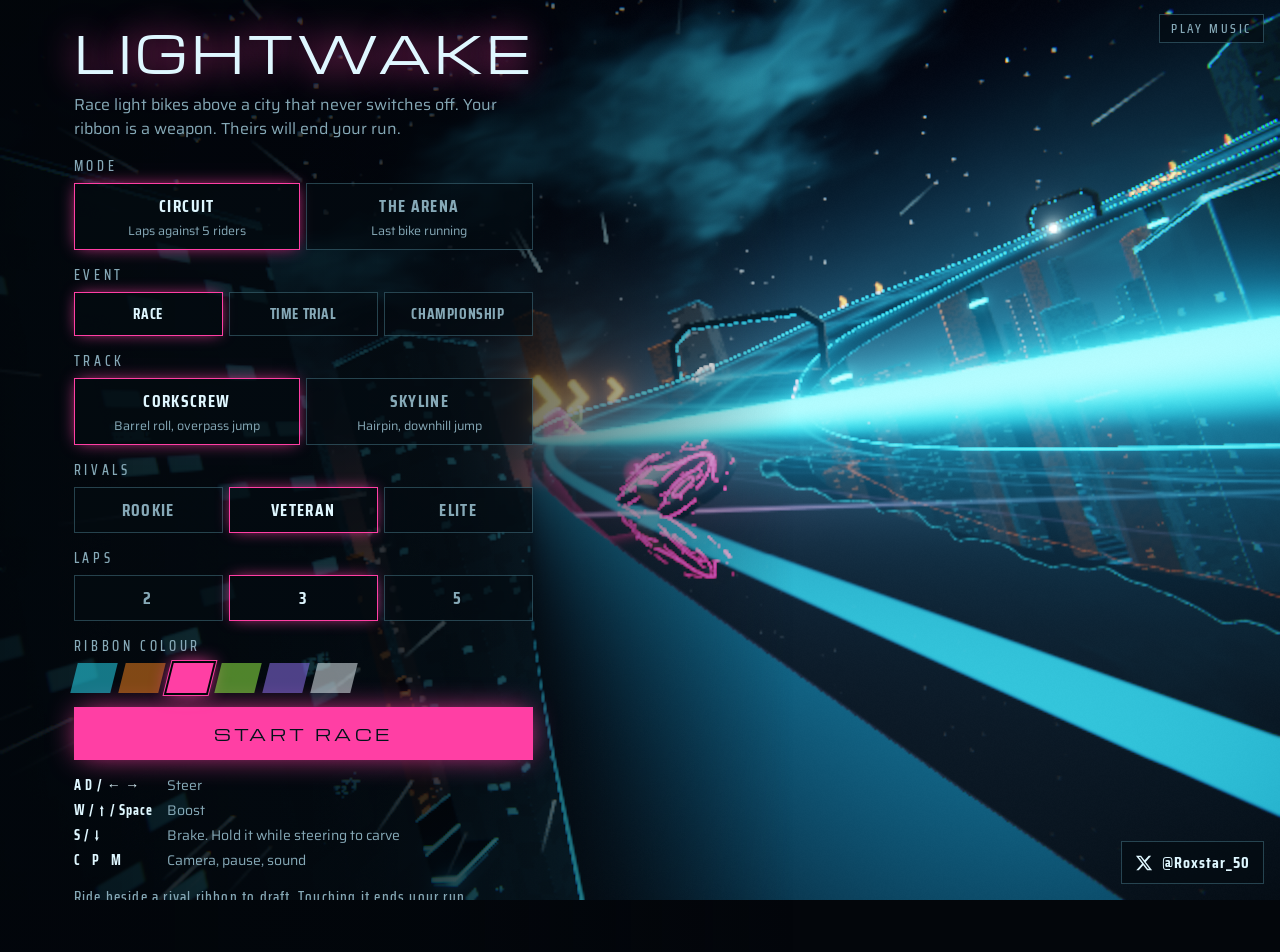
<file: index.html>
<!DOCTYPE html>
<html lang="en">
<head>
<meta charset="utf-8">
<title>Lightwake</title>
<meta name="viewport" content="width=device-width,initial-scale=1,viewport-fit=cover">
<meta name="claude:viewport-fit-sides" content="cover">
<link rel="manifest" href="manifest.webmanifest">
<meta name="theme-color" content="#03060b">
<link rel="icon" href="icons/icon-192.png" sizes="192x192">
<link rel="apple-touch-icon" href="icons/icon-192.png">
<link rel="stylesheet" href="fonts/fonts.css">
<style>
/* Layout: a full-bleed render with instruments pinned to the corners like a cockpit.
   The menu is one narrow column on the left, so the race stays visible behind it. */
:root{
  color-scheme:dark;
  --void:#03060b; --ink:#dff7ff; --dim:#86a9b7; --rule:rgba(138,228,255,.26);
  --panel:rgba(4,11,18,.66); --team:#ff3fa4; --hot:#ff8a1e;
  --display:'Michroma','Eurostile','Arial Narrow',sans-serif;
  --num:'Saira Condensed','Arial Narrow',sans-serif;
  --body:'Saira','Segoe UI',system-ui,sans-serif;
  --gutter-l:max(16px,env(safe-area-inset-left,0px));
  --gutter-r:max(16px,env(safe-area-inset-right,0px));
}
[hidden]{display:none!important}
html,body{margin:0;height:100%;overflow:hidden;background:var(--void);color:var(--ink);font-family:var(--body);-webkit-user-select:none;user-select:none}
#view{position:fixed;inset:0;width:100%;height:100%;display:block;touch-action:none;background:var(--void)}
button{font:inherit;color:inherit;cursor:pointer;background:none;border:0}
button:focus-visible{outline:2px solid var(--team);outline-offset:2px}

/* HUD */
#hud{position:fixed;inset:0;pointer-events:none;padding:max(14px,env(safe-area-inset-top,0px)) var(--gutter-r) max(14px,env(safe-area-inset-bottom,0px)) var(--gutter-l);
  display:grid;grid-template-columns:1fr auto;grid-template-rows:auto 1fr auto;gap:8px;font-family:var(--num);text-shadow:0 0 12px rgba(0,0,0,.8)}
.tl{grid-area:1/1;min-width:0}
.tr{grid-area:1/2;text-align:right;font-variant-numeric:tabular-nums}
.bl{grid-area:3/1;align-self:end;display:flex;flex-direction:column;gap:6px;max-width:320px}
.br{grid-area:3/2;align-self:end;justify-self:end}
#pos{font-style:italic;font-weight:800;font-size:clamp(44px,7vw,76px);line-height:.92;color:var(--team)}
#pos span{font-size:.42em;color:var(--dim);margin-left:4px;font-weight:700}
#board{list-style:none;margin:10px 0 0;padding:0;display:grid;gap:2px;font-size:15px;font-weight:500;letter-spacing:.06em;max-width:190px}
#board li{display:grid;grid-template-columns:7px 1fr auto;gap:8px;align-items:center;padding:1px 8px 1px 0;color:var(--dim);font-variant-numeric:tabular-nums}
#board li i{height:13px;transform:skewX(-14deg)}
#board li.me{color:var(--ink);font-weight:700}
#board li.out{opacity:.38;text-decoration:line-through}
#lapline{font-size:15px;letter-spacing:.2em;color:var(--dim);font-weight:500}
#lapline b{color:var(--ink);font-size:30px;letter-spacing:.02em;font-weight:700;margin-left:4px}
#clock{font-size:30px;font-weight:700;line-height:1.05}
#split{font-size:15px;letter-spacing:.06em;color:var(--dim);line-height:1.2}
#speed{font-style:italic;font-weight:800;font-size:clamp(56px,9vw,104px);line-height:.86;font-variant-numeric:tabular-nums}
#speed span{font-size:.2em;letter-spacing:.14em;color:var(--dim);margin-left:8px;font-style:normal;font-weight:500}
#charge{height:13px;background:rgba(138,228,255,.12);transform:skewX(-24deg);overflow:hidden;box-shadow:inset 0 0 0 1px var(--rule)}
#charge i{display:block;height:100%;width:50%;background:var(--team);box-shadow:0 0 18px var(--team);transition:width .08s linear}
#charge.full i{background:#fff}
#charge.locked i{background:repeating-linear-gradient(-45deg,#ff5a3a 0 6px,rgba(255,90,58,.35) 6px 12px);box-shadow:none}
#heat{height:6px;background:rgba(255,138,30,.12);transform:skewX(-24deg);overflow:hidden}
#heat i{display:block;height:100%;width:0;background:linear-gradient(90deg,var(--hot),#ff3b2a)}
#heat.over{animation:blink .3s steps(2) infinite}
@keyframes blink{50%{opacity:.25}}
#chips{display:flex;gap:6px;flex-wrap:wrap}
#chips span{font-size:13px;font-weight:700;letter-spacing:.14em;padding:2px 8px;box-shadow:inset 0 0 0 1px currentColor;background:var(--panel)}
#chargel{white-space:nowrap;font-size:13px;letter-spacing:.3em;color:var(--dim);font-weight:500;display:flex;justify-content:space-between;gap:12px}
#chargel b{color:var(--hot);font-weight:700;opacity:0;transition:opacity .15s}
#chargel b.on{opacity:1}
#map{display:block;width:clamp(150px,22vw,250px);height:auto;background:var(--panel);box-shadow:inset 0 0 0 1px var(--rule)}
#banner{position:fixed;left:0;right:0;top:19%;text-align:center;font-family:var(--display);font-size:clamp(16px,2.8vw,32px);letter-spacing:.2em;opacity:0;transition:opacity .25s;pointer-events:none;text-shadow:0 0 22px var(--team);padding-inline:var(--gutter-l) var(--gutter-r)}
#banner.on{opacity:1}
#banner.hot{color:var(--hot);text-shadow:0 0 22px var(--hot)}
#raceFx{position:fixed;inset:0;pointer-events:none}
#hud[hidden]+#banner+#raceFx{display:none}
#score{position:absolute;top:calc(max(14px,env(safe-area-inset-top,0px)) + 36px);left:50%;transform:translateX(-50%);font-family:var(--num);white-space:nowrap;font-variant-numeric:tabular-nums;text-shadow:0 0 12px rgba(0,0,0,.8)}
#score b{font-size:26px;font-weight:700;letter-spacing:.04em}
#score span{margin-left:8px;font-size:18px;font-weight:800;font-style:italic;color:var(--hot)}
#callout{position:absolute;left:0;right:0;top:64%;text-align:center;font-family:var(--num);font-weight:800;font-style:italic;font-size:clamp(18px,2.6vw,28px);letter-spacing:.08em;color:var(--ink);text-shadow:0 0 16px var(--team);opacity:0;padding-inline:var(--gutter-l) var(--gutter-r)}
#callout.pop{animation:pop 1.2s ease-out forwards}
@keyframes pop{0%{opacity:0;transform:translateY(10px) scale(.92)}12%{opacity:1;transform:none}70%{opacity:1}100%{opacity:0;transform:translateY(-12px)}}
@media (prefers-reduced-motion:reduce){@keyframes pop{0%,80%{opacity:1}100%{opacity:0}}}
.warn{position:absolute;top:0;bottom:0;width:15vw;opacity:0}
#warnL{left:0;background:linear-gradient(90deg,rgba(255,70,40,.5),rgba(255,70,40,0))}
#warnR{right:0;background:linear-gradient(270deg,rgba(255,70,40,.5),rgba(255,70,40,0))}
#warnA{position:absolute;left:28%;right:28%;top:0;height:13vh;opacity:0;background:linear-gradient(180deg,rgba(255,70,40,.45),rgba(255,70,40,0))}
body.trial #score,body.trial #pos,body.trial #board{display:none}
#count{position:fixed;inset:0;display:grid;place-items:center;font-family:var(--display);font-size:clamp(70px,16vw,190px);color:#fff;text-shadow:0 0 40px var(--team);pointer-events:none}
#sound{position:fixed;top:max(14px,env(safe-area-inset-top,0px));left:50%;transform:translateX(-50%);padding:4px 12px;font-family:var(--num);font-weight:500;letter-spacing:.2em;font-size:13px;color:var(--dim);background:var(--panel);box-shadow:inset 0 0 0 1px var(--rule);z-index:7}
#sound:hover{color:var(--ink)}
#xLink{position:fixed;right:var(--gutter-r);bottom:max(16px,env(safe-area-inset-bottom,0px));display:flex;align-items:center;gap:9px;padding:9px 14px;background:var(--panel);box-shadow:inset 0 0 0 1px var(--rule);color:var(--ink);text-decoration:none;font-family:var(--num);font-weight:700;font-size:16px;letter-spacing:.06em;transition:box-shadow .12s}
#xLink:hover{box-shadow:inset 0 0 0 1px var(--team),0 0 16px -4px var(--team)}
#xLink svg{width:18px;height:18px;fill:currentColor;flex:none}
body.sheet #sound{left:auto;right:var(--gutter-r);transform:none}
#pauseBtn{position:fixed;top:max(14px,env(safe-area-inset-top,0px));left:50%;transform:translateX(-50%);padding:7px 18px;font-family:var(--num);font-weight:700;letter-spacing:.2em;font-size:14px;color:var(--ink);background:var(--panel);box-shadow:inset 0 0 0 1px var(--rule);z-index:7;display:none;touch-action:none}
body.touching.racing:not(.sheet) #pauseBtn{display:block}
body.touching.racing #sound{display:none}
#rotateTip{display:none;margin:0;padding:10px 12px;font-size:14px;line-height:1.4;color:var(--ink);box-shadow:inset 0 0 0 1px var(--rule);background:var(--panel)}
@media (pointer:coarse) and (orientation:portrait){#rotateTip{display:block}}

/* Touch */
/* Buttons sit in one row above the minimap, whose height follows its width. */
#touch{position:fixed;inset:0;pointer-events:none;display:none;--size:84px;--gap:12px;--row:calc(max(clamp(150px,22vw,250px)*.68 + 28px,178px) + env(safe-area-inset-bottom,0px))}
#touch button{position:absolute;bottom:var(--row);width:var(--size);height:var(--size);background:rgba(10,30,44,.42);box-shadow:inset 0 0 0 1px var(--rule);pointer-events:auto;font-family:var(--num);font-weight:700;letter-spacing:.1em;font-size:18px;touch-action:none}
#tL{left:var(--gutter-l)} #tR{left:calc(var(--gutter-l) + var(--size) + var(--gap))}
#tS{right:var(--gutter-r)} #touch #tB{right:var(--gutter-r);bottom:calc(var(--row) + var(--size) + var(--gap))}
body.gridmode #tR{left:auto;right:var(--gutter-r)}
@media (max-height:480px){#banner{top:30%}#touch{--size:68px;--gap:10px}#touch #tB{bottom:var(--row);right:calc(var(--gutter-r) + var(--size) + var(--gap))}body.touching #board{display:none}}
body.gridmode .no-grid{display:none}
body.touching #touch{display:block}
body.touching .bl{opacity:.8}

/* Panels */
.sheet{position:fixed;inset:0;overflow-y:auto;padding:max(26px,env(safe-area-inset-top,0px)) var(--gutter-r) max(26px,env(safe-area-inset-bottom,0px)) var(--gutter-l);
  background:linear-gradient(90deg,rgba(2,6,11,.9) 0,rgba(2,6,11,.74) 34%,rgba(2,6,11,0) 62%);z-index:6;display:flex;flex-direction:column}
.col{display:grid;gap:14px;width:min(100%,430px);margin:auto 0 auto clamp(0px,4.5vw,76px)}
h1,h2{font-family:var(--display);font-weight:400;margin:0;text-wrap:balance}
h1{font-size:clamp(32px,4.4vw,50px);letter-spacing:.06em;line-height:1.05;text-shadow:0 0 34px var(--team)}
h2{font-size:clamp(22px,3vw,32px);letter-spacing:.08em}
.lede{margin:0;color:var(--dim);font-size:16px;line-height:1.5;max-width:40ch}
fieldset{border:0;margin:0;padding:0;display:grid;gap:7px;min-width:0}
legend{padding:0;font-family:var(--num);font-size:14px;font-weight:500;letter-spacing:.26em;color:var(--dim);margin-bottom:6px;text-transform:uppercase}
.seg{display:grid;grid-auto-flow:column;grid-auto-columns:1fr;gap:6px}
.seg button{min-width:0;overflow-wrap:anywhere;padding:10px 8px;font-family:var(--num);font-weight:700;letter-spacing:.08em;font-size:17px;background:var(--panel);box-shadow:inset 0 0 0 1px var(--rule);color:var(--dim);transition:color .12s,box-shadow .12s}
.seg button:hover{color:var(--ink)}
.seg button[aria-pressed="true"]{color:var(--ink);box-shadow:inset 0 0 0 1px var(--team),0 0 16px -4px var(--team)}
.seg small{display:block;font-family:var(--body);font-weight:400;letter-spacing:0;font-size:12.5px;color:var(--dim);margin-top:2px}
.swatches{display:flex;gap:8px;flex-wrap:wrap}
.swatches button{width:40px;height:30px;transform:skewX(-14deg);background:var(--c);opacity:.5;transition:opacity .12s,box-shadow .12s}
.swatches button:hover{opacity:.85}
.swatches button[aria-pressed="true"]{opacity:1;box-shadow:0 0 0 2px var(--void),0 0 0 3px var(--c),0 0 18px var(--c)}
.go{padding:15px 18px;font-family:var(--display);letter-spacing:.2em;font-size:16px;background:var(--team);color:#02131a;box-shadow:0 0 30px -6px var(--team);text-align:center;transition:filter .12s}
.go:hover{filter:brightness(1.16)}
.ghost{padding:12px 16px;font-family:var(--num);font-weight:700;letter-spacing:.12em;font-size:17px;box-shadow:inset 0 0 0 1px var(--rule);background:var(--panel)}
.ghost:hover{box-shadow:inset 0 0 0 1px var(--ink)}
.keys{display:grid;grid-template-columns:auto 1fr;gap:3px 14px;font-size:14px;color:var(--dim);margin:0}
.keys dt{font-family:var(--num);font-weight:700;letter-spacing:.06em;color:var(--ink)}
.keys dd{margin:0}
#record{font-family:var(--num);font-size:15px;letter-spacing:.08em;color:var(--dim);margin:0;font-variant-numeric:tabular-nums}
table{border-collapse:collapse;width:100%;font-family:var(--num);font-size:18px;font-variant-numeric:tabular-nums}
td{padding:4px 8px 4px 0;border-bottom:1px solid var(--rule)}
td:last-child{text-align:right;padding-right:0}
.sub{margin:4px 0 -6px;font-family:var(--num);font-size:14px;font-weight:500;letter-spacing:.26em;color:var(--dim)}
#optEvent button{font-size:15px;letter-spacing:.04em}
tr.me td{color:var(--team);font-weight:700}
.row{display:flex;gap:8px;flex-wrap:wrap}
.row>*{flex:1 1 150px}
.stats{display:grid;grid-template-columns:repeat(3,1fr);gap:10px;font-family:var(--num)}
.stats div{display:grid}
.stats b{font-size:27px;font-weight:700;font-variant-numeric:tabular-nums}
.stats span{font-size:13px;letter-spacing:.14em;color:var(--dim)}
#podium{position:fixed;inset:0;z-index:6;pointer-events:none}
.podHead{position:absolute;left:0;right:0;top:max(22px,env(safe-area-inset-top,0px));text-align:center;padding-inline:var(--gutter-l) var(--gutter-r)}
.podHead h2{font-size:clamp(24px,4vw,40px);letter-spacing:.14em;text-shadow:0 0 30px var(--team)}
.podHead p{margin:6px 0 0;font-family:var(--num);font-size:16px;letter-spacing:.14em;color:var(--dim);text-transform:uppercase}
.podCard{position:absolute;left:0;top:0;display:grid;justify-items:center;gap:3px;text-align:center;font-family:var(--num);width:max-content;max-width:min(30vw,240px);padding:9px 14px;background:rgba(2,6,11,.66);box-shadow:inset 0 0 0 1px var(--c),0 0 24px -8px var(--c)}
.podCard .pl{font-family:var(--display);font-size:13px;letter-spacing:.14em;color:var(--c)}
.podCard b{font-size:21px;letter-spacing:.08em}
.podCard.me b{color:var(--team)}
.podCard .ttl{font-weight:800;font-style:italic;font-size:16px;letter-spacing:.05em;color:var(--c);text-wrap:balance}
.podCard small{font-size:13px;color:var(--dim);letter-spacing:.04em}
.podFoot{position:absolute;left:0;right:0;bottom:max(20px,env(safe-area-inset-bottom,0px));display:flex;gap:8px;justify-content:center;flex-wrap:wrap;pointer-events:auto;padding-inline:var(--gutter-l) var(--gutter-r)}
.podFoot>*{flex:0 1 200px}
.podFoot .go{flex-basis:300px;white-space:nowrap}
@media (max-width:640px){.podHead{top:max(54px,env(safe-area-inset-top,0px))}.podCard:first-child{margin-top:-44px;z-index:1}.podCard{padding:6px 6px;max-width:28vw}.podCard b{font-size:17px}.podCard .ttl{font-size:13px}.podCard small{font-size:11px}.podFoot>*{flex:1 1 100%}}
#fail{position:fixed;inset:0;display:grid;place-items:center;text-align:center;background:var(--void);padding-inline:var(--gutter-l) var(--gutter-r);z-index:20}
#fail p{max-width:42ch;line-height:1.5;color:var(--dim)}
@media (max-width:640px){
  #xLink{position:static;align-self:flex-end;margin-top:16px}
  .sheet{background:rgba(2,6,11,.76)}
  .col{margin:0;width:100%}
  #menu{padding-top:max(52px,env(safe-area-inset-top,0px))}
  #board{display:none}
  #lapline b{font-size:24px}#clock{font-size:24px}
  #split{display:none}
}
@media (pointer:coarse){.keys{display:none}}
@media (max-height:640px){.keys{display:none}.col{gap:12px}.lede{display:none}}
</style>

</head>
<body>
<canvas id="view" aria-label="3D view of the race"></canvas>

<div id="hud" hidden>
  <div class="tl"><div id="pos">1<span>/6</span></div><ol id="board"></ol></div>
  <div class="tr"><div id="lapline">LAP<b id="lap">1/3</b></div><div id="clock">0:00.000</div><div id="split"></div></div>
  <div class="bl">
    <div id="chips" class="no-grid"></div>
    <div id="speed"><b id="spd">000</b><span>MPH</span></div>
    <div id="charge" class="no-grid"><i id="chargeFill"></i></div>
    <div id="heat" class="no-grid"><i id="heatFill"></i></div>
    <div id="chargel"><span class="no-grid">CHARGE / HEAT</span><b id="grind">RIBBON GRIND</b></div>
  </div>
  <div class="br"><canvas id="map" width="500" height="340"></canvas></div>
</div>
<div id="banner" role="status"></div>
<div id="raceFx" class="no-grid" aria-hidden="true"><div id="score"><b id="scoreN">0</b><span id="combo"></span></div><div id="callout"></div><div id="warnL" class="warn"></div><div id="warnR" class="warn"></div><div id="warnA"></div></div>
<div id="count" hidden></div>
<button id="sound" type="button" aria-label="Toggle sound">PLAY MUSIC</button>
<button id="pauseBtn" type="button" aria-label="Pause the race">II PAUSE</button>

<div id="touch" aria-hidden="true">
  <button id="tL" type="button">LEFT</button><button id="tR" type="button">RIGHT</button>
  <button id="tB" class="no-grid" type="button">BRAKE</button><button id="tS" class="no-grid" type="button">BOOST</button>
</div>

<section id="menu" class="sheet" aria-label="Main menu">
  <div class="col">
    <div>
      <h1>LIGHTWAKE</h1>
    </div>
    <p class="lede">Race light bikes above a city that never switches off. Your ribbon is a weapon. Theirs will end your run.</p>
    <fieldset><legend>Mode</legend>
      <div class="seg" id="optMode">
        <button type="button" id="mCircuit" data-v="circuit" aria-pressed="true">CIRCUIT<small>Laps against 5 riders</small></button>
        <button type="button" id="mGrid" data-v="grid" aria-pressed="false">THE ARENA<small>Last bike running</small></button>
      </div>
    </fieldset>
    <fieldset id="eventBox"><legend>Event</legend>
      <div class="seg" id="optEvent">
        <button type="button" id="eRace" data-v="race" aria-pressed="true">RACE</button>
        <button type="button" id="eTrial" data-v="trial" aria-pressed="false">TIME TRIAL</button>
        <button type="button" id="eChamp" data-v="champ" aria-pressed="false">CHAMPIONSHIP</button>
      </div>
    </fieldset>
    <fieldset id="trackBox"><legend>Track</legend>
      <div class="seg" id="optTrack">
        <button type="button" id="tCork" data-v="0" aria-pressed="true">CORKSCREW<small>Barrel roll, overpass jump</small></button>
        <button type="button" id="tSky" data-v="1" aria-pressed="false">SKYLINE<small>Hairpin, downhill jump</small></button>
      </div>
    </fieldset>
    <fieldset id="diffBox"><legend>Rivals</legend>
      <div class="seg" id="optDiff">
        <button type="button" id="dRookie" data-v="rookie" aria-pressed="false">ROOKIE</button>
        <button type="button" id="dVeteran" data-v="veteran" aria-pressed="true">VETERAN</button>
        <button type="button" id="dElite" data-v="elite" aria-pressed="false">ELITE</button>
      </div>
    </fieldset>
    <fieldset id="lapsBox"><legend>Laps</legend>
      <div class="seg" id="optLaps">
        <button type="button" id="l2" data-v="2" aria-pressed="false">2</button>
        <button type="button" id="l3" data-v="3" aria-pressed="true">3</button>
        <button type="button" id="l5" data-v="5" aria-pressed="false">5</button>
      </div>
    </fieldset>
    <fieldset><legend>Ribbon colour</legend><div class="swatches" id="optColor"></div></fieldset>
    <button class="go" id="start" type="button">START RACE</button>
    <dl class="keys" id="keysCircuit">
      <dt>A D / &larr; &rarr;</dt><dd id="keySteer">Steer</dd>
      <dt class="no-grid">W / &uarr; / Space</dt><dd class="no-grid">Boost</dd>
      <dt class="no-grid">S / &darr;</dt><dd class="no-grid">Brake. Hold it while steering to carve</dd>
      <dt>C &nbsp; P &nbsp; M</dt><dd>Camera, pause, sound</dd>
    </dl>
    <p id="rotateTip">Best played sideways. Turn your phone for a wider view of the track.</p>
    <p id="record"></p>
  </div>
  <a id="xLink" href="https://x.com/Roxstar_50" target="_blank" rel="noopener noreferrer" aria-label="Roxstar_50 on X (opens in a new tab)"><svg viewBox="0 0 24 24" aria-hidden="true"><path d="M18.244 2.25h3.308l-7.227 8.26 8.502 11.24H16.17l-5.214-6.817L4.99 21.75H1.68l7.73-8.835L1.254 2.25H8.08l4.713 6.231zm-1.161 17.52h1.833L7.084 4.126H5.117z"/></svg><span>@Roxstar_50</span></a>
</section>

<section id="pause" class="sheet" hidden aria-label="Paused">
  <div class="col"><h2>PAUSED</h2>
    <div class="row"><button class="go" id="resume" type="button">RESUME</button></div>
    <div class="row"><button class="ghost" id="restart" type="button">RESTART</button><button class="ghost" id="quit" type="button">QUIT TO MENU</button></div>
    <div class="row"><button class="ghost" id="pauseSound" type="button">SOUND ON</button></div>
  </div>
</section>

<section id="results" class="sheet" hidden aria-label="Results">
  <div class="col">
    <h2 id="resTitle">FINISHED</h2>
    <div class="stats" id="resStats"></div>
    <table id="resTable"></table>
    <div id="resExtra"></div>
    <div class="row"><button class="go" id="again" type="button">RACE AGAIN</button></div>
    <div class="row"><button class="ghost" id="toMenu" type="button">MENU</button></div>
  </div>
</section>

<section id="podium" hidden aria-label="Championship podium">
  <div class="podHead"><h2 id="podTitle">CHAMPIONSHIP PODIUM</h2><p id="podSub"></p></div>
  <div id="podLabels"></div>
  <div class="podFoot"><button class="go" id="podAgain" type="button">NEW CHAMPIONSHIP</button><button class="ghost" id="podStand" type="button">STANDINGS</button><button class="ghost" id="podMenu" type="button">MENU</button></div>
</section>

<div id="fail" hidden><div><h2>LIGHTWAKE</h2><p id="failMsg"></p></div></div>

<script src="three.min.js"></script>
<script>
(()=>{'use strict';
const $=id=>document.getElementById(id);
const die=msg=>{$('failMsg').textContent=msg;$('fail').hidden=false;$('menu').hidden=true;};
if(!window.THREE){die('The 3D engine could not load. Check your internet connection and reload the page.');return;}
const T=THREE;
const canvas=$('view');
let renderer;
try{renderer=new T.WebGLRenderer({canvas,antialias:false,alpha:false,stencil:false,powerPreference:'high-performance'});}
catch(e){die('This browser could not start WebGL. Turn on hardware acceleration and reload.');return;}
renderer.autoClear=false;
renderer.toneMapping=T.NoToneMapping;
renderer.info.autoReset=true;

const clamp=(x,a=0,b=1)=>x<a?a:x>b?b:x;
const lerp=(a,b,t)=>a+(b-a)*t;
const damp=(a,b,k,dt)=>lerp(a,b,1-Math.exp(-k*dt));
const sstep=(a,b,x)=>{const t=clamp((x-a)/(b-a));return t*t*(3-2*t);};
const approach=(a,b,d)=>a<b?Math.min(a+d,b):Math.max(a-d,b);
const rand=(a=1,b)=>b===undefined?Math.random()*a:a+Math.random()*(b-a);
const V=(x=0,y=0,z=0)=>new T.Vector3(x,y,z);
const REDUCED=matchMedia('(prefers-reduced-motion: reduce)').matches;
const COARSE=matchMedia('(pointer:coarse)').matches;   // phones and tablets: lighter rendering, touch controls
const store={get(k,d){try{const v=localStorage.getItem('lightwake.'+k);return v===null?d:JSON.parse(v);}catch(e){return d;}},
             set(k,v){try{localStorage.setItem('lightwake.'+k,JSON.stringify(v));}catch(e){}}};

const TEAM=[
  {name:'Cyan',hex:'#29e7ff',c:[.04,.70,1.0]},
  {name:'Amber',hex:'#ff8a1e',c:[1.0,.33,.02]},
  {name:'Magenta',hex:'#ff3fa4',c:[1.0,.06,.42]},
  {name:'Lime',hex:'#9dff4a',c:[.32,1.0,.07]},
  {name:'Violet',hex:'#9a7bff',c:[.32,.16,1.0]},
  {name:'Ivory',hex:'#f2fbff',c:[.82,.92,1.0]},
];
const FOG_D=.00036, FOG_C=new T.Color(.010,.030,.050);
const timeU={value:0};
const scene=new T.Scene();
scene.fog=new T.FogExp2(FOG_C.getHex(T.LinearSRGBColorSpace),FOG_D);
scene.fog.color.copy(FOG_C);
const camera=new T.PerspectiveCamera(74,1,.5,14000);

const NOISE=`
float hash13(vec3 p){p=fract(p*.1031);p+=dot(p,p.zyx+31.32);return fract((p.x+p.y)*p.z);}
float hash12(vec2 p){vec3 q=fract(vec3(p.xyx)*.1031);q+=dot(q,q.yzx+33.33);return fract((q.x+q.y)*q.z);}
float vnoise(vec3 p){vec3 i=floor(p),f=fract(p);f=f*f*(3.-2.*f);
 return mix(mix(mix(hash13(i),hash13(i+vec3(1,0,0)),f.x),mix(hash13(i+vec3(0,1,0)),hash13(i+vec3(1,1,0)),f.x),f.y),
            mix(mix(hash13(i+vec3(0,0,1)),hash13(i+vec3(1,0,1)),f.x),mix(hash13(i+vec3(0,1,1)),hash13(i+vec3(1,1,1)),f.x),f.y),f.z);}
float fbm(vec3 p){float a=.5,s=0.;for(int i=0;i<5;i++){s+=a*vnoise(p);p=p*2.03+vec3(1.7,9.2,3.3);a*=.5;}return s;}
`;
const FOG=`
const vec3 FOGC=vec3(${FOG_C.r},${FOG_C.g},${FOG_C.b});
float fogAmt(float d){float x=d*${FOG_D.toFixed(6)};return 1.-exp(-x*x);}
`;

/* ---- Post pipeline: HDR scene, dual-filter bloom, filmic grade ---- */
const Post=(()=>{
  const cam=new T.OrthographicCamera(-1,1,1,-1,0,1), fs=new T.Scene();
  const quad=new T.Mesh(new T.PlaneGeometry(2,2));quad.frustumCulled=false;fs.add(quad);
  const vs='varying vec2 vUv;void main(){vUv=uv;gl_Position=vec4(position.xy,0.,1.);}';
  const opts={depthTest:false,depthWrite:false,toneMapped:false};
  const down=new T.ShaderMaterial({...opts,vertexShader:vs,uniforms:{t:{value:null},px:{value:new T.Vector2()},thr:{value:0}},fragmentShader:`
    varying vec2 vUv;uniform sampler2D t;uniform vec2 px;uniform float thr;
    void main(){vec2 h=px;vec3 s=texture2D(t,vUv).rgb*4.;
      s+=texture2D(t,vUv+vec2(-h.x,-h.y)).rgb+texture2D(t,vUv+vec2(h.x,-h.y)).rgb+texture2D(t,vUv+vec2(-h.x,h.y)).rgb+texture2D(t,vUv+h).rgb;
      s/=8.;
      if(thr>0.){float l=max(s.r,max(s.g,s.b));if(!(l<1e4))s=vec3(0.);l=max(s.r,max(s.g,s.b));float k=smoothstep(thr*.6,thr*1.4,l);s=min(s*k,vec3(26.));}
      gl_FragColor=vec4(s,1.);}`});
  const up=new T.ShaderMaterial({...opts,vertexShader:vs,uniforms:{t:{value:null},px:{value:new T.Vector2()},gain:{value:1}},
    blending:T.CustomBlending,blendSrc:T.OneFactor,blendDst:T.OneFactor,blendEquation:T.AddEquation,fragmentShader:`
    varying vec2 vUv;uniform sampler2D t;uniform vec2 px;uniform float gain;
    void main(){vec2 h=px;vec3 s=texture2D(t,vUv+vec2(-2.*h.x,0.)).rgb+texture2D(t,vUv+vec2(2.*h.x,0.)).rgb+texture2D(t,vUv+vec2(0.,2.*h.y)).rgb+texture2D(t,vUv+vec2(0.,-2.*h.y)).rgb;
      s+=2.*(texture2D(t,vUv+vec2(-h.x,h.y)).rgb+texture2D(t,vUv+h).rgb+texture2D(t,vUv+vec2(h.x,-h.y)).rgb+texture2D(t,vUv-h).rgb);
      gl_FragColor=vec4(s/12.*gain,1.);}`});
  const final=new T.ShaderMaterial({...opts,vertexShader:vs,uniforms:{tS:{value:null},tB:{value:null},uT:{value:0},uRush:{value:0},uFlash:{value:new T.Vector3()},uAb:{value:0},uBloom:{value:.22}},fragmentShader:`
    varying vec2 vUv;uniform sampler2D tS,tB;uniform float uT,uRush,uAb,uBloom;uniform vec3 uFlash;
    vec3 aces(vec3 x){return clamp((x*(2.51*x+.03))/(x*(2.43*x+.59)+.14),0.,1.);}
    float h12(vec2 p){vec3 q=fract(vec3(p.xyx)*.1031);q+=dot(q,q.yzx+33.33);return fract((q.x+q.y)*q.z);}
    void main(){
      vec2 c=vUv-.5;float r2=dot(c,c);
      vec3 col=vec3(0.);
      float blur=uRush*smoothstep(.04,.34,r2)*.05;
      float nz=h12(gl_FragCoord.xy+uT*61.);
      for(int i=0;i<6;i++){float f=(float(i)+nz)/6.;
        vec2 uv=vUv-c*blur*f;
        vec2 ab=c*r2*uAb;
        col+=vec3(texture2D(tS,uv+ab).r,texture2D(tS,uv).g,texture2D(tS,uv-ab).b);}
      col/=6.;
      col+=texture2D(tB,vUv).rgb*uBloom;
      col+=uFlash;
      col*=1.-smoothstep(.12,.72,r2)*.62;
      col=aces(col*1.08);
      col=mix(1.055*pow(col,vec3(1./2.4))-.055,col*12.92,step(col,vec3(.0031308)));
      col+=(nz-.5)/120.;
      gl_FragColor=vec4(col,1.);}`});
  const rtOpt={type:T.HalfFloatType,format:T.RGBAFormat,minFilter:T.LinearFilter,magFilter:T.LinearFilter,depthBuffer:false,stencilBuffer:false};
  const main=new T.WebGLRenderTarget(4,4,{...rtOpt,depthBuffer:true,samples:COARSE?2:4});
  const mips=[];for(let i=0;i<6;i++)mips.push(new T.WebGLRenderTarget(4,4,rtOpt));
  const blit=(mat,target)=>{quad.material=mat;renderer.setRenderTarget(target);renderer.render(fs,cam);};
  return{
    final,
    size(w,h){main.setSize(w,h);let a=w>>1,b=h>>1;for(const m of mips){m.setSize(Math.max(a,2),Math.max(b,2));a>>=1;b>>=1;}
      final.uniforms.uT.value=0;},
    render(){
      renderer.setRenderTarget(main);renderer.clear();renderer.render(scene,camera);
      let src=main;
      for(let i=0;i<mips.length;i++){
        down.uniforms.t.value=src.texture;down.uniforms.px.value.set(1/src.width,1/src.height);down.uniforms.thr.value=i?0:1.2;
        blit(down,mips[i]);src=mips[i];}
      for(let i=mips.length-1;i>0;i--){
        up.uniforms.t.value=mips[i].texture;up.uniforms.px.value.set(.5/mips[i].width,.5/mips[i].height);up.uniforms.gain.value=.86;
        blit(up,mips[i-1]);}
      final.uniforms.tS.value=main.texture;final.uniforms.tB.value=mips[0].texture;
      blit(final,null);
    }
  };
})();

/* ---- Sky, baked once into a cube map and reused as the reflection probe ---- */
const Sky=(()=>{
  const mat=new T.ShaderMaterial({side:T.BackSide,depthWrite:false,uniforms:{uEnv:{value:0}},
    vertexShader:'varying vec3 vD;void main(){vD=position;gl_Position=projectionMatrix*modelViewMatrix*vec4(position,1.);}',
    fragmentShader:NOISE+`
    varying vec3 vD;uniform float uEnv;
    void main(){
      vec3 d=normalize(vD);float h=d.y;
      vec3 col=mix(vec3(.020,.062,.095),vec3(.0016,.0035,.010),smoothstep(-.03,.46,h));
      vec3 q=d*vec3(2.4,5.2,2.4);
      float warp=fbm(q*1.3+3.1);
      float cl=fbm(q+warp*1.3);
      float deck=smoothstep(-.02,.16,h)*smoothstep(.95,.18,h);
      col=mix(col,vec3(.0035,.0095,.016),smoothstep(.38,.7,cl)*deck);
      col+=vec3(.025,.15,.21)*pow(smoothstep(.34,.8,cl),3.)*deck*1.9;
      float st=hash13(floor(d*340.));
      col+=vec3(.75,.9,1.)*step(.9965,st)*(st-.9965)*420.*smoothstep(.06,.5,h)*(1.-smoothstep(.34,.6,cl));
      vec3 pd=normalize(vec3(-.58,.13,-.80));float pa=max(dot(d,pd),0.);
      col+=vec3(.75,.94,1.)*pow(pa,5200.)*90.;
      col+=vec3(.08,.42,.60)*pow(pa,120.)*1.1+vec3(.03,.16,.24)*pow(pa,12.)*.55;
      float beam=exp(-pow(length(cross(d,pd)*vec3(1.,.04,1.))*34.,2.));
      col+=vec3(.25,.7,.9)*beam*.28*smoothstep(0.,.1,h);
      float dusk=pow(max(dot(normalize(d*vec3(1.,.0,1.)),normalize(vec3(.72,0.,.69))),0.),6.);
      col+=vec3(1.,.27,.05)*dusk*(exp(-abs(h)*14.)*.42);
      vec2 rd=normalize(d.xz+1e-4);
      float ridge=.008+.082*pow(fbm(vec3(rd*5.2,1.3)),2.1)+.016*vnoise(vec3(rd*48.,3.));
      float ridge2=.002+.048*pow(fbm(vec3(rd*8.1,6.)),2.);
      if(h<ridge){float e=smoothstep(ridge-.0035,ridge,h);col=mix(vec3(.0024,.006,.010),vec3(.1,.8,1.)*1.8,e*e);}
      if(h<ridge2){float e=smoothstep(ridge2-.003,ridge2,h);col=mix(vec3(.0012,.0028,.005),vec3(1.,.3,.05)*1.0,e*e);}
      if(h<0.)col=mix(col,vec3(.004,.011,.018),smoothstep(0.,-.05,h));
      if(uEnv>.5){
        col+=vec3(.55,.9,1.)*5.*smoothstep(.05,.0,abs(h-.42));
        col+=vec3(.3,.8,1.)*3.*smoothstep(.03,.0,abs(h-.14));
        col+=vec3(1.,.42,.12)*3.2*smoothstep(.04,.0,abs(h+.08));
        col+=vec3(.5,.85,1.)*1.6*smoothstep(.7,1.,h);
      }
      gl_FragColor=vec4(col,1.);}`});
  const sc=new T.Scene();sc.add(new T.Mesh(new T.SphereGeometry(10,64,32),mat));
  const big=new T.WebGLCubeRenderTarget(1536,{type:T.HalfFloatType,generateMipmaps:false,minFilter:T.LinearFilter,magFilter:T.LinearFilter});
  new T.CubeCamera(.1,50,big).update(renderer,sc);
  mat.uniforms.uEnv.value=1;
  const small=new T.WebGLCubeRenderTarget(256,{type:T.HalfFloatType,generateMipmaps:false,minFilter:T.LinearFilter,magFilter:T.LinearFilter});
  new T.CubeCamera(.1,50,small).update(renderer,sc);
  const pm=new T.PMREMGenerator(renderer);
  const env=pm.fromCubemap(small.texture).texture;
  pm.dispose();
  scene.background=big.texture;
  scene.environment=env;
  return{cube:big.texture,env};
})();
scene.add(new T.HemisphereLight(0x9fe6ff,0x05121b,.35));
const moon=new T.DirectionalLight(0xb9ecff,1.3);moon.position.set(-.58,.5,-.8);scene.add(moon);
const playerLight=new T.PointLight(0x66ddff,120,44,2);scene.add(playerLight);

/* ---- Procedural geometry helpers ---- */
function merge(list){
  const gs=list.map(g=>g.index?g.toNonIndexed():g);
  let n=0;for(const g of gs)n+=g.attributes.position.count;
  const pos=new Float32Array(n*3),nor=new Float32Array(n*3);let o=0;
  for(const g of gs){if(!g.attributes.normal)g.computeVertexNormals();
    pos.set(g.attributes.position.array,o*3);nor.set(g.attributes.normal.array,o*3);o+=g.attributes.position.count;}
  const out=new T.BufferGeometry();out.setAttribute('position',new T.BufferAttribute(pos,3));out.setAttribute('normal',new T.BufferAttribute(nor,3));return out;
}
function smoothNormals(g,deg){
  const cos=Math.cos(deg*Math.PI/180),p=g.attributes.position,buckets=new Map(),fn=[];
  const a=V(),b=V(),c=V(),e=V(),f=V();
  for(let i=0;i<p.count;i+=3){a.fromBufferAttribute(p,i);b.fromBufferAttribute(p,i+1);c.fromBufferAttribute(p,i+2);
    const n=e.subVectors(b,a).cross(f.subVectors(c,a)).clone();
    fn.push(n.lengthSq()>0?n:V(0,1,0));
    for(let j=0;j<3;j++){const q=i+j,k=[p.getX(q),p.getY(q),p.getZ(q)].map(v=>Math.round(v*5000)).join();
      if(!buckets.has(k))buckets.set(k,[]);buckets.get(k).push(q);}}
  const nor=new Float32Array(p.count*3),s=V();
  for(const list of buckets.values())for(const q of list){
    const own=fn[q/3|0].clone().normalize();s.set(0,0,0);
    for(const r of list){const m=fn[r/3|0];if(own.dot(e.copy(m).normalize())>cos)s.add(m);}
    s.normalize();nor[q*3]=s.x;nor[q*3+1]=s.y;nor[q*3+2]=s.z;}
  g.setAttribute('normal',new T.BufferAttribute(nor,3));return g;
}
const limb=(a,b,r)=>{const d=b.clone().sub(a),l=d.length();
  const g=new T.CapsuleGeometry(r,l,3,10);
  g.applyQuaternion(new T.Quaternion().setFromUnitVectors(V(0,1,0),d.normalize()));
  const m=a.clone().add(b).multiplyScalar(.5);g.translate(m.x,m.y,m.z);return g;};
const tube=(pts,r,seg=64)=>new T.TubeGeometry(new T.CatmullRomCurve3(pts.map(p=>V(...p))),seg,r,5,false);
const box=(sx,sy,sz,x,y,z)=>{const g=new T.BoxGeometry(sx,sy,sz);g.translate(x,y,z);return g;};
const uniformMesh=(pos,nor,extra,index)=>{const g=new T.BufferGeometry();
  g.setAttribute('position',new T.BufferAttribute(new Float32Array(pos),3));
  if(nor)g.setAttribute('normal',new T.BufferAttribute(new Float32Array(nor),3));
  for(const k in extra)g.setAttribute(k,new T.BufferAttribute(new Float32Array(extra[k].a),extra[k].n));
  g.setIndex(index);return g;};

/* ---- Road surface: glossy glass slab with the mirrored world visible beneath it ---- */
const ROAD_W=36, SLAB=6, ROAD_LIGHTS=8, GROUND_Y=-180;
const roadU={uTime:timeU,uEnv:{value:Sky.cube},uW:{value:ROAD_W},uArena:{value:0},uGS:{value:320},uGapA:{value:0},uGapB:{value:0},
  uC:{value:Array.from({length:ROAD_LIGHTS},()=>new T.Vector4())},uCc:{value:Array.from({length:ROAD_LIGHTS},()=>new T.Vector3())}};
const roadMat=new T.ShaderMaterial({uniforms:roadU,transparent:true,depthWrite:true,side:T.FrontSide,
  vertexShader:`attribute vec2 aTrack;attribute vec3 aTint;varying vec3 vP,vN,vTint;varying vec2 vT;
    void main(){vec4 w=modelMatrix*vec4(position,1.);vP=w.xyz;vN=normal;vT=aTrack;vTint=aTint;gl_Position=projectionMatrix*viewMatrix*w;}`,
  fragmentShader:FOG+`
    uniform float uTime,uW,uArena,uGS,uGapA,uGapB;uniform vec4 uC[${ROAD_LIGHTS}];uniform vec3 uCc[${ROAD_LIGHTS}];uniform samplerCube uEnv;
    varying vec3 vP,vN,vTint;varying vec2 vT;
    float grid(vec2 p,float w){vec2 fw=fwidth(p)+1e-4;vec2 a=abs(fract(p-.5)-.5)/fw;float l=1.-min(min(a.x,a.y)/w,1.);return l*(1.-smoothstep(.22,.72,max(fw.x,fw.y)));}
    float line(float x,float w){float f=fwidth(x)+1e-4;return 1.-smoothstep(w-f,w+f,abs(x));}
    void main(){
      vec3 N=normalize(vN),V=normalize(cameraPosition-vP);float dist=length(cameraPosition-vP);
      if(!gl_FrontFacing)N=-N;
      float nv=max(dot(N,V),0.);float F=.035+.965*pow(1.-nv,5.);
      vec3 env=textureCube(uEnv,reflect(-V,N)).rgb;
      vec2 t=vT;vec3 tint=vTint;
      float minor,major,mark=0.;
      if(uArena>.5){minor=grid(t/12.,1.)*2.4;major=grid(t/60.,1.6)*2.2;}
      else{
        minor=grid(t/vec2(12.,6.),1.);major=grid(t/vec2(60.,uW),1.7);
        float ad=abs(t.y);
        mark+=line(ad-(uW*.5-1.),.28)*1.7;
        mark+=line(t.y,.12)*step(fract(t.x/24.),.42)*.22;
        mark+=(line(ad-uW/6.,.09))*.25;
      }
      vec3 pool=vec3(0.);float glow=0.;
      for(int i=0;i<${ROAD_LIGHTS};i++){vec3 d=vP-uC[i].xyz;float e=uC[i].w/(1.+dot(d,d)*.14);pool+=uCc[i]*e;glow+=e;}
      vec3 base=vec3(.0042,.0078,.012)+vec3(.003,.008,.011)*(.5+.5*sin(t.x*.021+t.y*.04));
      vec3 lines=tint*(minor*.07+major*.3);
      vec3 col=base+lines*(1.+min(glow,2.)*1.1)+tint*mark*.62+pool*(.035+minor*.34+major*.6);
      if(uArena<.5){
        float gs=mod(t.x+uGS*.5,uGS)-uGS*.5;
        col+=tint*exp(-gs*gs/500.)*.26;
        float lz=max(smoothstep(uGapA-30.,uGapA-3.,t.x)*step(t.x,uGapA),(1.-smoothstep(uGapB+3.,uGapB+30.,t.x))*step(uGapB,t.x));
        float ck=fract((t.x+abs(t.y)*.9)/8.);col+=tint*smoothstep(0.,.03,ck)*smoothstep(.36,.33,ck)*lz*.24;
        if(t.x>0.&&t.x<9.){float ch=mod(floor(t.x/3.)+floor((t.y+60.)/3.),2.);col=mix(col,vec3(.012)+vec3(.62)*ch,.92);}
      }
      col+=min(env,vec3(3.))*F*.8;
      float a=mix(.9,.46,smoothstep(.03,.6,F));
      float f=fogAmt(dist);col=mix(col,FOGC,f);a=mix(a,1.,f);
      gl_FragColor=vec4(col,a);}`});
const railHit={value:V()},railHitC={value:V()};   // s, side, heat of the player's rail contact
const railMat=(glowH,bottom,col)=>new T.ShaderMaterial({transparent:true,side:T.DoubleSide,depthWrite:true,
  uniforms:{uTime:timeU,uTop:{value:glowH},uBot:{value:bottom},uHit:railHit,uHitC:railHitC},
  vertexShader:`attribute vec3 aRail;attribute vec3 aTint;varying vec3 vR,vP,vTint;
    void main(){vR=aRail;vTint=aTint;vec4 w=modelMatrix*vec4(position,1.);vP=w.xyz;gl_Position=projectionMatrix*viewMatrix*w;}`,
  fragmentShader:FOG+`
    uniform float uTime,uTop,uBot;uniform vec3 uHit,uHitC;varying vec3 vR,vP,vTint;
    void main(){
      float v=vR.y;float above=step(0.,v);
      float top=smoothstep(uTop-.2,uTop-.04,v);
      float seam=step(.94,fract(vR.x/10.));
      float bot=smoothstep(uBot+.4,uBot+.08,v);
      float pulse=.6+.4*sin(vR.x*.05-uTime*4.);
      vec3 c=vec3(.006,.012,.018);
      c+=vTint*above*(.06+.3*pow(clamp(v/uTop,0.,1.),3.)+seam*.1)*pulse;
      c+=vTint*top*3.4;
      c+=vTint*bot*1.1;
      c+=vTint*(1.-above)*.1*exp(v*.7)*(1.+pulse);
      float hd=vR.x-uHit.x,streak=hd<0.?exp(hd*.07):exp(-hd*1.5);
      float hot=uHit.z*step(abs(vR.z-uHit.y),.5)*streak*above;
      c+=uHitC*hot*(.7+top*7.+(.5+.5*sin(vR.x*2.6-uTime*70.))*.8);
      float a=max(above>.5?.3+top*.7:1.,hot);
      float f=fogAmt(length(cameraPosition-vP));
      gl_FragColor=vec4(mix(c,FOGC,f),mix(a,1.,f));}`});
const plateMat=new T.MeshBasicMaterial({color:new T.Color(.0026,.0052,.0085),side:T.DoubleSide});

/* ---- The circuit: a closed spline carrying a road frame at every sample ---- */
function buildTrack(def){
  const SC=def.sc,ctrl=def.ctrl.map(c=>[c[0]*SC,c[1],c[2]*SC]);
  const curve=new T.CatmullRomCurve3(ctrl.map(p=>V(...p)),true,'centripetal');
  curve.arcLengthDivisions=8000;
  const raw=curve.getLength(),step=2,n=Math.round(raw/step),L=n*step;
  const sp=curve.getSpacedPoints(n);
  const P=new Float32Array(n*3),Tn=new Float32Array(n*3),R=new Float32Array(n*3),U=new Float32Array(n*3),K=new Float32Array(n),LN=new Float32Array(n),LF=new Float32Array(n),ROLL=new Float32Array(n);
  const t=V(),r=V(),u=V(),up=V(0,1,0),a=V();
  const nearest=q=>{let b=0,bd=1e12;for(let i=0;i<n;i++){const d=sp[i].distanceToSquared(q);if(d<bd){bd=d;b=i;}}return b*step;};
  const sOf=ctrl.map(c=>nearest(V(...c)));
  const tans=[];for(let i=0;i<n;i++){tans.push(sp[(i+1)%n].clone().sub(sp[(i-1+n)%n]).normalize());}
  const blur=(arr,w,times)=>{let s=arr.slice();for(let q=0;q<times;q++){const o=new Float32Array(n);let acc=0;
      for(let i=-w;i<=w;i++)acc+=s[(i+n)%n];
      for(let i=0;i<n;i++){o[i]=acc/(2*w+1);acc+=s[(i+w+1)%n]-s[(i-w+n)%n];}s=o;}return s;};
  let kr=new Float32Array(n);
  for(let i=0;i<n;i++){const a0=tans[(i-6+n)%n],a1=tans[(i+6)%n];t.copy(tans[i]);r.crossVectors(t,up).normalize();
    kr[i]=a.subVectors(a1,a0).dot(r)/(12*step);}
  kr=blur(kr,10,2);
  const tw=def.twist,twistA=tw?sOf[tw[0]]+tw[1]:-1e6,twistB=tw?sOf[tw[2]]+tw[3]:-1e6;
  const gp=def.gap,gapC=gp?nearest(V(gp.c[0]*SC,gp.c[1],gp.c[2]*SC)):0,gapA=gp?gapC-gp.a:-1e6,gapB=gp?gapC+gp.b:-1e6,gapH=12;
  const bank=blur(kr.map(k=>clamp(k*88,-.72,.72)),14,2);
  for(let i=0;i<n;i++){
    const s=i*step;let roll=bank[i];
    if(tw)roll+=Math.PI*2*sstep(twistA,twistB,s);
    ROLL[i]=roll;
    const c=Math.cos(roll),si=Math.sin(roll);
    t.copy(tans[i]);r.crossVectors(t,up).normalize();u.crossVectors(r,t);
    const rx=r.x*c-u.x*si,ry=r.y*c-u.y*si,rz=r.z*c-u.z*si;
    const ux=u.x*c+r.x*si,uy=u.y*c+r.y*si,uz=u.z*c+r.z*si;
    P.set([sp[i].x,sp[i].y,sp[i].z],i*3);Tn.set([t.x,t.y,t.z],i*3);R.set([rx,ry,rz],i*3);U.set([ux,uy,uz],i*3);
    K[i]=kr[i];
    LF[i]=(s>gapA&&s<gapB)?gapH*4*((s-gapA)/(gapB-gapA))*(1-(s-gapA)/(gapB-gapA)):0;
  }
  for(let i=0;i<n;i++)LN[i]=clamp(K[(i+22)%n]/.0058,-1,1);
  const LN2=blur(LN,16,2);
  const wrap=d=>{d=((d%L)+L)%L;return d>L/2?d-L:d;};
  const frame=(s,f)=>{const x=(((s%L)+L)%L)/step,i=x|0,j=(i+1)%n,w=x-i,v=1-w,i3=i*3,j3=j*3;
    f.p.set(P[i3]*v+P[j3]*w,P[i3+1]*v+P[j3+1]*w,P[i3+2]*v+P[j3+2]*w);
    f.t.set(Tn[i3]*v+Tn[j3]*w,Tn[i3+1]*v+Tn[j3+1]*w,Tn[i3+2]*v+Tn[j3+2]*w).normalize();
    f.r.set(R[i3]*v+R[j3]*w,R[i3+1]*v+R[j3+1]*w,R[i3+2]*v+R[j3+2]*w).normalize();
    f.u.set(U[i3]*v+U[j3]*w,U[i3+1]*v+U[j3+1]*w,U[i3+2]*v+U[j3+2]*w).normalize();
    f.k=K[i]*v+K[j]*w;f.line=LN2[i]*v+LN2[j]*w;f.lift=LF[i]*v+LF[j]*w;return f;};
  const makeFrame=()=>({p:V(),t:V(),r:V(),u:V(),k:0,line:0,lift:0});
  const group=new T.Group();group.visible=false;scene.add(group);
  const inGap=s=>{s=((s%L)+L)%L;return s>gapA&&s<gapB;};

  /* road, slab and rails */
  const STRIDE=2,rings=[];for(let i=0;i<n;i+=STRIDE)rings.push(i);rings.push(0);
  const tintAt=s=>{s=((s%L)+L)%L;
    const warnT=tw?sstep(twistA-120,twistA-40,s)*(1-sstep(twistB+30,twistB+90,s)):0;
    const warnG=gp?sstep(gapA-170,gapA-60,s)*(1-sstep(gapB+6,gapB+40,s)):0;
    const m=Math.max(warnT,warnG);
    return[lerp(.05,1,m),lerp(.62,.34,m),lerp(1,.05,m)];};
  const rp=[],rn=[],rt=[],rc=[],ri=[],bp=[],bi=[],lp=[],la=[],lc=[],li=[];
  rings.forEach((i,q)=>{const i3=i*3,s=q===rings.length-1?L:i*step,c=tintAt(s),hw=ROAD_W/2;
    const px=P[i3],py=P[i3+1],pz=P[i3+2],rx=R[i3],ry=R[i3+1],rz=R[i3+2],ux=U[i3],uy=U[i3+1],uz=U[i3+2];
    rp.push(px-rx*hw,py-ry*hw,pz-rz*hw,px+rx*hw,py+ry*hw,pz+rz*hw);rn.push(ux,uy,uz,ux,uy,uz);rt.push(s,-hw,s,hw);rc.push(...c,...c);
    bp.push(px-rx*hw-ux*SLAB,py-ry*hw-uy*SLAB,pz-rz*hw-uz*SLAB,px+rx*hw-ux*SLAB,py+ry*hw-uy*SLAB,pz+rz*hw-uz*SLAB);
    const rh=1.25;
    for(const sd of[-1,1]){const ex=px+rx*hw*sd,ey=py+ry*hw*sd,ez=pz+rz*hw*sd;
      lp.push(ex-ux*SLAB,ey-uy*SLAB,ez-uz*SLAB,ex+ux*rh,ey+uy*rh,ez+uz*rh);la.push(s,-SLAB,sd,s,rh,sd);lc.push(...c,...c);}
    if(q<rings.length-1&&!(inGap(s)||inGap(s+STRIDE*step))){const a=q*2;ri.push(a,a+1,a+2,a+1,a+3,a+2);bi.push(a,a+1,a+2,a+1,a+3,a+2);
      const b=q*4;li.push(b,b+1,b+4,b+1,b+5,b+4,b+2,b+3,b+6,b+3,b+7,b+6);}
  });
  const road=new T.Mesh(uniformMesh(rp,rn,{aTrack:{a:rt,n:2},aTint:{a:rc,n:3}},ri),roadMat);road.frustumCulled=false;road.renderOrder=0;group.add(road);
  const plate=new T.Mesh(uniformMesh(bp,null,{},bi),plateMat);plate.frustumCulled=false;group.add(plate);
  const rail=new T.Mesh(uniformMesh(lp,null,{aRail:{a:la,n:3},aTint:{a:lc,n:3}},li),railMat(1.25,-SLAB));rail.frustumCulled=false;rail.renderOrder=1;group.add(rail);

  /* gates: portal frames that ride the road frame through the twist as well */
  const f=makeFrame(),m=new T.Matrix4(),X=V(),hw=ROAD_W/2+2.5,gh=15;
  const frameShape=new T.Shape([[-hw-2,-.5],[hw+2,-.5],[hw+2,gh-3],[hw-4,gh+2],[-hw+4,gh+2],[-hw-2,gh-3]].map(p=>new T.Vector2(...p)));
  frameShape.holes.push(new T.Path([[-hw,-.5],[-hw,gh-4],[-hw+5,gh],[hw-5,gh],[hw,gh-4],[hw,-.5]].map(p=>new T.Vector2(...p))));
  const gateGeo=new T.ExtrudeGeometry(frameShape,{depth:2.4,bevelEnabled:false});gateGeo.translate(0,0,-1.2);
  const glowLine=(pts,r)=>{const g=[];for(let i=0;i+1<pts.length;i++)g.push(limb(V(pts[i][0],pts[i][1],0),V(pts[i+1][0],pts[i+1][1],0),r));return merge(g);};
  const gateGlow=glowLine([[-hw,0],[-hw,gh-4],[-hw+5,gh],[hw-5,gh],[hw,gh-4],[hw,0]],.13);
  const gateS=[];for(let s=320;s<L-100;s+=320)if(!inGap(s)&&!inGap(s+20)&&!inGap(s-20))gateS.push(s);
  const gates=new T.InstancedMesh(gateGeo,new T.MeshStandardMaterial({color:0x0b1219,metalness:.85,roughness:.34}),gateS.length);
  const gateL=new T.InstancedMesh(gateGlow,new T.MeshBasicMaterial({color:new T.Color(.2,2.4,4)}),gateS.length);
  gateS.forEach((s,i)=>{frame(s,f);m.makeBasis(X.crossVectors(f.u,f.t),f.u,f.t).setPosition(f.p);gates.setMatrixAt(i,m);gateL.setMatrixAt(i,m);
    const c=tintAt(s);gateL.setColorAt(i,new T.Color(...c).multiplyScalar(3.6));});
  gateL.material.color.set(0xffffff);
  group.add(gates,gateL);

  /* start gantry */
  const start=new T.Group();frame(0,f);start.matrixAutoUpdate=false;start.matrix.makeBasis(X.crossVectors(f.u,f.t),f.u,f.t).setPosition(f.p);
  const sMesh=new T.Mesh(gateGeo,gates.material),sGlow=new T.Mesh(gateGlow,new T.MeshBasicMaterial({color:new T.Color(3,4,5)}));
  const cv=document.createElement('canvas');cv.width=1024;cv.height=96;const cx=cv.getContext('2d');
  const paint=()=>{cx.fillStyle='#02080e';cx.fillRect(0,0,1024,96);cx.fillStyle='#d9f7ff';cx.font='52px Michroma, Arial Narrow, sans-serif';cx.textAlign='center';cx.textBaseline='middle';
    cx.fillText('L I G H T W A K E',512,50);for(let i=0;i<14;i++){cx.fillStyle=i%2?'#d9f7ff':'#02080e';cx.fillRect(i*24,0,24,14);cx.fillRect(1024-(i+1)*24,82,24,14);}tex.needsUpdate=true;};
  const tex=new T.CanvasTexture(cv);tex.colorSpace=T.SRGBColorSpace;tex.anisotropy=8;
  const sign=new T.Mesh(new T.PlaneGeometry(52,5),new T.MeshBasicMaterial({map:tex,color:new T.Color(1.7,1.7,1.7),side:T.DoubleSide}));sign.position.set(0,13,-1.3);
  sign.rotation.y=Math.PI;start.add(sMesh,sGlow,sign);group.add(start);
  paint();if(document.fonts&&document.fonts.load)document.fonts.load('52px Michroma').then(paint).catch(()=>{});

  /* finished ends for the jump: a bulkhead caps each open slab, with dashed guides across the drop */
  const rw=ROAD_W/2,lipTop=1.9;
  const lipShape=new T.Shape([[-rw-1.45,-SLAB+.9],[-rw-.55,-SLAB-.65],[rw+.55,-SLAB-.65],[rw+1.45,-SLAB+.9],[rw+1.45,lipTop-.9],[rw+.55,lipTop],[rw-.22,lipTop],[rw-.22,-.15],[-rw+.22,-.15],[-rw+.22,lipTop],[-rw-.55,lipTop],[-rw-1.45,lipTop-.9]].map(p=>new T.Vector2(...p)));
  const lipGeo=new T.ExtrudeGeometry(lipShape,{depth:3,bevelEnabled:true,bevelSize:.12,bevelThickness:.12,bevelSegments:2});lipGeo.translate(0,0,-.6);
  const faceZ=2.53,trim=[limb(V(-rw+.1,.03,faceZ),V(rw-.1,.03,faceZ),.11),limb(V(-rw-.6,-SLAB+.2,faceZ),V(rw+.6,-SLAB+.2,faceZ),.07)];
  for(const sd of[-1,1]){
    trim.push(limb(V(sd*(rw+.5),-SLAB+.2,faceZ),V(sd*(rw+.5),lipTop-.25,faceZ),.08));
    trim.push(limb(V(sd*(rw+.5),lipTop+.13,-.5),V(sd*(rw+.5),lipTop+.13,2.5),.07));
  }
  for(let x=-rw+3;x<rw-5;x+=6.2)trim.push(limb(V(x,-1,faceZ),V(x+2.4,-SLAB+1,faceZ),.06));
  const lipTrim=merge(trim),lipGlow=new T.MeshBasicMaterial({color:new T.Color(1,.34,.05).multiplyScalar(3.4)});
  const lipAt=(s,dir)=>{const g=new T.Group();frame(s,f);const Z=f.t.clone().multiplyScalar(dir);g.matrixAutoUpdate=false;g.matrix.makeBasis(X.crossVectors(f.u,Z),f.u,Z).setPosition(f.p);
    g.add(new T.Mesh(lipGeo,gates.material),new T.Mesh(lipTrim,lipGlow));group.add(g);};
  if(gp){
    lipAt(gapA,1);lipAt(gapB,-1);
    const guide=[];
    for(let s=gapA+9;s<gapB-9;s+=12)for(const sd of[-1,1]){frame(s,f);const a=f.p.clone().addScaledVector(f.r,sd*rw);frame(s+6,f);guide.push(limb(a,f.p.clone().addScaledVector(f.r,sd*rw),.08));}
    group.add(new T.Mesh(merge(guide),new T.MeshBasicMaterial({color:new T.Color(1,.34,.05).multiplyScalar(2)})));
  }

  /* pylons down to the city */
  const py=gp?[Math.round(gapA/step)-3,Math.round(gapB/step)+3]:[];for(let i=0;i<n;i+=70){const s=i*step;if(Math.abs(ROLL[i])<.6&&!inGap(s))py.push(i);}
  const pyl=new T.InstancedMesh(new T.CylinderGeometry(.5,.62,1,10),new T.MeshStandardMaterial({color:0x0c141b,metalness:.8,roughness:.42}),py.length);
  const pylG=new T.InstancedMesh(new T.CylinderGeometry(.53,.53,1,10),new T.MeshBasicMaterial({color:new T.Color(.4,3.4,4.8)}),py.length);
  const qq=new T.Quaternion(),ss=V(),oo=V();
  py.forEach((i,k)=>{const y=P[i*3+1]-SLAB-1,h=y-GROUND_Y;oo.set(P[i*3],GROUND_Y+h/2,P[i*3+2]);ss.set(8,h,8);m.compose(oo,qq,ss);pyl.setMatrixAt(k,m);
    oo.y=y-14;ss.set(8.1,1.4,8.1);m.compose(oo,qq,ss);pylG.setMatrixAt(k,m);});
  group.add(pyl,pylG);

  /* boost pads */
  const pads=def.pads.map(([ci,off,d])=>({s:sOf[ci]+off,d}));
  const pp=[],pu=[],pi=[];let vc=0;const padLen=34,padW=9;
  for(const pad of pads){for(let k=0;k<=8;k++){const s=pad.s+(k/8-.5)*padLen;frame(s,f);
      for(const sd of[-1,1]){const dd=pad.d+sd*padW/2;pp.push(f.p.x+f.r.x*dd+f.u.x*.08,f.p.y+f.r.y*dd+f.u.y*.08,f.p.z+f.r.z*dd+f.u.z*.08);pu.push(sd*.5+.5,k/8);}
      if(k<8){pi.push(vc,vc+1,vc+2,vc+1,vc+3,vc+2);}vc+=2;}}
  const padGeo=new T.BufferGeometry();padGeo.setAttribute('position',new T.BufferAttribute(new Float32Array(pp),3));padGeo.setAttribute('uv',new T.BufferAttribute(new Float32Array(pu),2));padGeo.setIndex(pi);
  const padMesh=new T.Mesh(padGeo,new T.ShaderMaterial({uniforms:{uTime:timeU},transparent:true,depthWrite:false,side:T.DoubleSide,blending:T.AdditiveBlending,
    vertexShader:'varying vec2 vU;void main(){vU=uv;gl_Position=projectionMatrix*modelViewMatrix*vec4(position,1.);}',
    fragmentShader:`varying vec2 vU;uniform float uTime;void main(){float x=abs(vU.x-.5)*2.;float c=fract(vU.y*5.+x*.7-uTime*2.4);
      float ch=smoothstep(.0,.05,c)*smoothstep(.42,.36,c);float e=smoothstep(1.,.86,x);
      vec3 col=vec3(1.,.56,.08)*(ch*3.4+.12)*e+vec3(1.,.4,.05)*smoothstep(.84,.94,x)*1.8;gl_FragColor=vec4(col,1.);}`}));
  padMesh.frustumCulled=false;padMesh.renderOrder=2;group.add(padMesh);

  /* corner boards */
  const boards=[];for(let i=0;i<n;i+=16){const k=K[i];if(Math.abs(k)>.0034)boards.push([i*step,Math.sign(k)]);}
  const arrow=document.createElement('canvas');arrow.width=128;arrow.height=128;const ac=arrow.getContext('2d');
  ac.fillStyle='#000';ac.fillRect(0,0,128,128);ac.strokeStyle='#fff';ac.lineWidth=20;ac.lineJoin='miter';ac.beginPath();ac.moveTo(40,14);ac.lineTo(88,64);ac.lineTo(40,114);ac.stroke();
  const atex=new T.CanvasTexture(arrow);atex.colorSpace=T.SRGBColorSpace;
  const bGeo=new T.PlaneGeometry(5.5,5.5);
  const bm=new T.InstancedMesh(bGeo,new T.MeshBasicMaterial({map:atex,color:0xffffff,blending:T.AdditiveBlending,transparent:true,depthWrite:false,side:T.DoubleSide}),boards.length);
  boards.forEach(([s,sg],i)=>{frame(s,f);const side=-sg;oo.copy(f.p).addScaledVector(f.r,side*(ROAD_W/2+.5)).addScaledVector(f.u,3.4);
    X.copy(f.r).multiplyScalar(sg);const Z=f.t.clone().multiplyScalar(-1);const Xn=f.u.clone().cross(Z).multiplyScalar(sg>0?1:-1);
    m.makeBasis(Xn,f.u,Xn.clone().cross(f.u)).setPosition(oo);bm.setMatrixAt(i,m);bm.setColorAt(i,new T.Color(3.4,1.5,.2));});
  bm.frustumCulled=false;bm.renderOrder=2;group.add(bm);

  /* landmarks */
  const halos=[];
  for(const mk of def.marks){
    if(mk.spire){
      const spire=new T.Group();spire.position.set(mk.spire[0],GROUND_Y,mk.spire[1]);
      spire.add(new T.Mesh(new T.CylinderGeometry(18,62,560,6),new T.MeshStandardMaterial({color:0x0a1118,metalness:.9,roughness:.3})));spire.children[0].position.y=280;
      for(let i=0;i<7;i++){const r=new T.Mesh(new T.TorusGeometry(lerp(58,24,i/6),.9,8,6),new T.MeshBasicMaterial({color:new T.Color(.8,4.4,6)}));r.rotation.x=Math.PI/2;r.position.y=60+i*72;spire.add(r);}
      const beam=new T.Mesh(new T.CylinderGeometry(3,8,3200,12,1,true),new T.ShaderMaterial({transparent:true,depthWrite:false,blending:T.AdditiveBlending,side:T.DoubleSide,
        vertexShader:'varying float vY;void main(){vY=uv.y;gl_Position=projectionMatrix*modelViewMatrix*vec4(position,1.);}',
        fragmentShader:'varying float vY;void main(){gl_FragColor=vec4(vec3(.4,1.5,2.2)*pow(1.-vY,2.2)*1.6,1.);}'}));
      beam.position.y=2160;spire.add(beam);group.add(spire);
    }
    if(mk.halo){
      const[hx,hy,hz,rad,rot,glow]=mk.halo,halo=new T.Group();halo.position.set(hx,hy,hz);
      const hr=new T.Mesh(new T.TorusGeometry(rad,4,10,96),new T.MeshStandardMaterial({color:0x0b1219,metalness:.9,roughness:.3}));
      const hg=new T.Mesh(new T.TorusGeometry(rad,.9,6,96),new T.MeshBasicMaterial({color:new T.Color(...glow)}));hg.position.z=5.1;
      const hg2=hg.clone();hg2.position.z=-5.1;
      const hgo=new T.Group();hgo.add(hr,hg,hg2);hgo.rotation.set(...rot);halo.add(hgo);group.add(halo);halos.push(hgo);
    }
  }

  /* minimap outline */
  let minX=1e9,maxX=-1e9,minZ=1e9,maxZ=-1e9;for(let i=0;i<n;i+=8){const x=P[i*3],z=P[i*3+2];minX=Math.min(minX,x);maxX=Math.max(maxX,x);minZ=Math.min(minZ,z);maxZ=Math.max(maxZ,z);}
  return{id:def.id,name:def.name,par:def.par,L,n,step,frame,makeFrame,wrap,group,pads,padLen,padW,inGap,gapA,gapB,gapH,twistA,twistB,K,P,R,U,
    bounds:{minX,maxX,minZ,maxZ},sOf,spires:def.marks.filter(m=>m.spire).map(m=>m.spire),
    pickups:def.pickups.map(([ci,off,d])=>({s:sOf[ci]+off,d})),
    spinLandmarks(dt){for(const h of halos)h.rotation.z+=dt*.05;}};
}
/* Corkscrew has the barrel roll and the overpass jump; Skyline is tighter, with a hairpin and a downhill jump. */
const TRACK_DEFS=[
  {id:'corkscrew',name:'CORKSCREW',sc:.8,par:54,
    ctrl:[[-760,30,-420],[-380,30,-430],[-120,60,-230],[120,150,40],[380,190,300],[720,170,400],[1000,130,200],[1040,80,-120],[820,50,-360],[480,30,-400],[180,20,-260],[-40,18,-20],[-240,30,280],[-540,70,430],[-860,110,400],[-1120,100,150],[-1120,60,-200],[-1000,35,-380]],
    twist:[10,70,11,150],gap:{c:[61,110,-79],a:46,b:58},
    pads:[[0,200,-9],[0,200,9],[3,80,0],[5,60,10],[7,40,-11],[9,80,0],[12,40,-9],[14,80,9],[16,60,0]],
    pickups:[[1,90,-7],[2,70,7],[5,150,-5],[8,40,8],[9,160,-8],[13,60,6],[16,140,-6]],
    marks:[{spire:[-520,16]},{halo:[520,230,32,120,[1.18,0,.3],[5,1.9,.25]]}]},
  {id:'skyline',name:'SKYLINE',sc:1,par:49.6,
    ctrl:[[-700,40,-300],[-200,40,-380],[300,70,-360],[700,120,-260],[860,150,0],[740,170,260],[420,140,300],[200,90,140],[0,60,0],[-180,50,140],[-260,80,380],[-560,110,420],[-820,90,240],[-880,60,-20],[-820,45,-220]],
    gap:{c:[100,75,70],a:40,b:52},
    pads:[[0,150,-8],[0,150,8],[2,60,0],[4,40,-9],[6,60,8],[9,40,0],[11,60,-8],[13,80,8]],
    pickups:[[1,60,7],[3,60,-7],[5,40,0],[9,90,-6],[10,60,6],[12,40,0],[14,40,-6]],
    marks:[{spire:[-470,190]},{halo:[560,210,40,100,[1.35,.4,-.2],[.4,2.6,5]]}]}
];
const TRACKS=TRACK_DEFS.map(buildTrack);
let Track=TRACKS[0];
function selectTrack(i){
  Track=TRACKS[i]||TRACKS[0];
  for(const t of TRACKS)t.group.visible=t===Track;
  roadU.uGapA.value=Track.gapA;roadU.uGapB.value=Track.gapB;
}
selectTrack(0);

/* ---- The Grid: flat arena for the classic wall duel ---- */
const Arena=(()=>{
  const half=230,y=70,g=new T.Group();g.visible=false;scene.add(g);
  const c=[.05,.62,1],h=half;
  const top=uniformMesh([-h,y,-h,h,y,-h,-h,y,h,h,y,h],[0,1,0,0,1,0,0,1,0,0,1,0],{aTrack:{a:[-h,-h,h,-h,-h,h,h,h],n:2},aTint:{a:[...c,...c,...c,...c],n:3}},[0,2,1,1,2,3]);
  const am=new T.ShaderMaterial({uniforms:{...roadU,uArena:{value:1}},transparent:true,depthWrite:true,vertexShader:roadMat.vertexShader,fragmentShader:roadMat.fragmentShader});
  const road=new T.Mesh(top,am);road.frustumCulled=false;g.add(road);
  const pl=new T.Mesh(new T.PlaneGeometry(h*2,h*2).rotateX(-Math.PI/2),plateMat);pl.position.y=y-SLAB;g.add(pl);
  const wallH=16,lp=[],la=[],lc=[],li=[];const cs=[[-h,-h],[h,-h],[h,h],[-h,h],[-h,-h]];
  for(let i=0;i<4;i++){const v=lp.length/3,[a,b]=cs[i],[d,e]=cs[i+1];
    lp.push(a,y-SLAB,b,a,y+wallH,b,d,y-SLAB,e,d,y+wallH,e);la.push(0,-SLAB,0,0,wallH,0,h*2,-SLAB,0,h*2,wallH,0);lc.push(...c,...c,...c,...c);li.push(v,v+1,v+2,v+1,v+3,v+2);}
  const rail=new T.Mesh(uniformMesh(lp,null,{aRail:{a:la,n:3},aTint:{a:lc,n:3}},li),railMat(wallH,-SLAB));rail.frustumCulled=false;rail.renderOrder=1;g.add(rail);
  const pyl=new T.Mesh(new T.CylinderGeometry(40,120,y-GROUND_Y-SLAB,8),new T.MeshStandardMaterial({color:0x0c141b,metalness:.8,roughness:.42}));pyl.position.y=(y-SLAB+GROUND_Y)/2-3;g.add(pyl);
  return{half,y,group:g,mat:am};
})();

/* ---- City: instanced towers, ground grid, traffic ---- */
(()=>{
  const samples=[];const f=Track.makeFrame();for(const tr of TRACKS)for(let s=0;s<tr.L;s+=26){tr.frame(s,f);samples.push([f.p.x,f.p.y,f.p.z]);}
  const spires=TRACKS.flatMap(t=>t.spires);
  const list=[];let tries=0;
  while(list.length<3000&&tries++<60000){
    const a=rand(Math.PI*2),r=Math.pow(Math.random(),.62)*3300+80;
    const x=Math.cos(a)*r,z=Math.sin(a)*r,w=rand(22,60),d=rand(22,60);
    if(spires.some(([sx,sz])=>Math.hypot(x-sx,z-sz)<110))continue;
    let near=1e9,ny=0;for(const p of samples){const q=Math.hypot(p[0]-x,p[2]-z);if(q<near){near=q;ny=p[1];}}
    const pad=Math.max(w,d)*.72+46;
    if(near<pad)continue;
    let top=lerp(-40,lerp(90,420,Math.pow(Math.random(),2.4)),Math.pow(Math.random(),.7));
    if(near<pad+60)top=Math.min(top,ny+rand(-70,60));
    if(Math.abs(x)<300&&Math.abs(z)<300)top=Math.min(top,40);
    list.push([x,z,w,d,top-GROUND_Y]);
  }
  const geo=new T.BoxGeometry(1,1,1);geo.translate(0,.5,0);
  const count=list.length;
  const inst=new Float32Array(count*4),m=new T.Matrix4(),q=new T.Quaternion(),pos=V(),sc=V();
  const mat=new T.ShaderMaterial({uniforms:{uTime:timeU},vertexShader:`
    attribute vec4 aB;varying vec3 vP,vN,vL;varying vec4 vB;
    void main(){vec3 s=vec3(length(instanceMatrix[0].xyz),length(instanceMatrix[1].xyz),length(instanceMatrix[2].xyz));
      vec4 w=instanceMatrix*vec4(position,1.);vP=w.xyz;vN=normal;vL=position*s;vB=aB;
      vL.y=position.y*s.y;
      gl_Position=projectionMatrix*viewMatrix*w;}`,
    fragmentShader:FOG+NOISE+`
    uniform float uTime;varying vec3 vP,vN,vL;varying vec4 vB;
    void main(){
      vec3 col=vec3(.006,.011,.016);float dist=length(cameraPosition-vP);
      vec3 V=normalize(cameraPosition-vP);
      vec3 hue=vB.x<.18?vec3(1.,.42,.1):(vB.x<.3?vec3(.9,.95,1.):vec3(.12,.75,1.));
      if(abs(vN.y)<.5){
        vec2 c=abs(vN.x)>.5?vL.zy:vL.xy;
        vec2 g=c/vec2(4.2+vB.y*3.,3.6+vB.z*1.6),id=floor(g),u=fract(g);
        float lit=step(.7+vB.w*.24,hash12(id+vB.y*91.+vN.xy*7.));
        float win=smoothstep(.1,.18,u.x)*smoothstep(.9,.82,u.x)*smoothstep(.2,.3,u.y)*smoothstep(.76,.66,u.y);
        float aa=clamp(max(fwidth(g.x),fwidth(g.y))*1.4,0.,1.);
        float w=mix(lit*win,(.13-.07*vB.w),aa);
        float tw=.6+.4*step(.4,hash12(id+7.));
        col+=hue*w*tw*.5;
        float rib=abs(fract(c.x/(36.+vB.z*30.))-.5);col+=hue*smoothstep(.03,.0,rib)*.5*step(.55,vB.w);
        float base=exp(-vL.y*.012);col+=hue*base*.05;
        col+=vec3(.012,.05,.075)*pow(1.-max(abs(dot(vN,V)),0.),3.);
      }else{col+=hue*.05;}
      float f=fogAmt(dist);
      gl_FragColor=vec4(mix(col,FOGC,f),1.);}`});
  const towers=new T.InstancedMesh(geo,mat,count);towers.frustumCulled=false;
  const rc=document.createElement('canvas');rc.width=rc.height=128;const rx=rc.getContext('2d');rx.fillStyle='#fff';rx.fillRect(0,0,128,128);rx.fillStyle='#040709';rx.fillRect(3,3,122,122);
  const rtex=new T.CanvasTexture(rc);rtex.colorSpace=T.SRGBColorSpace;rtex.anisotropy=4;
  const roofs=new T.InstancedMesh(new T.BoxGeometry(1,1,1),new T.MeshBasicMaterial({color:0xffffff,map:rtex}),count);roofs.frustumCulled=false;
  list.forEach((b,i)=>{pos.set(b[0],GROUND_Y,b[1]);sc.set(b[2],b[4],b[3]);m.compose(pos,q,sc);towers.setMatrixAt(i,m);
    const hue=Math.random();inst.set([hue,Math.random(),Math.random(),Math.random()],i*4);
    pos.y=GROUND_Y+b[4]+.5;sc.set(b[2]+.4,1.2,b[3]+.4);m.compose(pos,q,sc);roofs.setMatrixAt(i,m);
    const k=rand(.4,1.5);roofs.setColorAt(i,hue<.18?new T.Color(2.4*k,.9*k,.2*k):new T.Color(.2*k,1.5*k,2.3*k));});
  geo.setAttribute('aB',new T.InstancedBufferAttribute(inst,4));
  scene.add(towers,roofs);

  const groundMat=new T.ShaderMaterial({uniforms:{uTime:timeU},vertexShader:'varying vec3 vP;void main(){vec4 w=modelMatrix*vec4(position,1.);vP=w.xyz;gl_Position=projectionMatrix*viewMatrix*w;}',
    fragmentShader:FOG+`
    varying vec3 vP;uniform float uTime;
    float grid(vec2 p,float w){vec2 fw=fwidth(p)+1e-4;vec2 a=abs(fract(p-.5)-.5)/fw;float l=1.-min(min(a.x,a.y)/w,1.);return l*(1.-smoothstep(.2,.9,max(fw.x,fw.y)));}
    void main(){float d=length(cameraPosition-vP);
      float l=grid(vP.xz/40.,1.)*.28+grid(vP.xz/200.,1.5)*.8;
      vec3 c=vec3(.004,.008,.012)+vec3(.05,.45,.7)*l;
      gl_FragColor=vec4(mix(c,FOGC,fogAmt(d)),1.);}`});
  const ground=new T.Mesh(new T.PlaneGeometry(16000,16000).rotateX(-Math.PI/2),groundMat);ground.position.y=GROUND_Y;scene.add(ground);

  /* traffic streaks along the ground grid */
  const N=460,tg=new T.InstancedBufferGeometry();const bg=new T.BoxGeometry(1,1,1);
  tg.index=bg.index;tg.setAttribute('position',bg.attributes.position);
  const a0=new Float32Array(N*4),a1=new Float32Array(N*4);
  for(let i=0;i<N;i++){const ax=Math.random()<.5?1:0,lane=Math.round(rand(-70,70))*40;a0.set([ax,lane+(ax?0:0),rand(0,6000),rand(90,220)],i*4);a1.set(Math.random()<.35?[3.2,1.1,.2,1]:[.3,2.2,3.4,1],i*4);}
  tg.setAttribute('a0',new T.InstancedBufferAttribute(a0,4));tg.setAttribute('a1',new T.InstancedBufferAttribute(a1,4));tg.instanceCount=N;
  const tm=new T.Mesh(tg,new T.ShaderMaterial({uniforms:{uTime:timeU},vertexShader:FOG+`
    attribute vec4 a0,a1;uniform float uTime;varying vec3 vC;
    void main(){float t=mod(a0.z+uTime*a0.w,6000.)-3000.;vec3 w;vec3 s=position;
      if(a0.x>.5){s*=vec3(26.,2.,2.);w=vec3(t,0.,a0.y);}else{s*=vec3(2.,2.,26.);w=vec3(a0.y,0.,t);}
      w+=s;w.y+=${GROUND_Y.toFixed(1)}+4.;vC=a1.xyz*(1.-fogAmt(length(cameraPosition-w)));
      gl_Position=projectionMatrix*viewMatrix*vec4(w,1.);}`,
    fragmentShader:'varying vec3 vC;void main(){gl_FragColor=vec4(vC,1.);}'}));tm.frustumCulled=false;scene.add(tm);
})();

/* ---- Dust: speed lines that wrap around the camera ---- */
const Dust=(()=>{
  const N=420,g=new T.BufferGeometry(),p=new Float32Array(N*6),e=new Float32Array(N*2);
  for(let i=0;i<N;i++){const x=rand(-70,70),y=rand(-40,40),z=rand(-70,70);p.set([x,y,z,x,y,z],i*6);e[i*2]=0;e[i*2+1]=1;}
  g.setAttribute('position',new T.BufferAttribute(p,3));g.setAttribute('aE',new T.BufferAttribute(e,1));
  const u={uCam:{value:V()},uVel:{value:V()}};
  const m=new T.LineSegments(g,new T.ShaderMaterial({uniforms:u,transparent:true,depthWrite:false,blending:T.AdditiveBlending,
    vertexShader:`attribute float aE;uniform vec3 uCam,uVel;varying float vA;
      void main(){vec3 s=vec3(140.,80.,140.);vec3 w=mod(position-uCam,s);w-=s*.5;float d=length(w);vA=(1.-aE*.9)*smoothstep(0.,14.,d)*smoothstep(70.,30.,d);
        w-=uVel*aE;gl_Position=projectionMatrix*viewMatrix*vec4(w+uCam,1.);}`,
    fragmentShader:'varying float vA;void main(){gl_FragColor=vec4(vec3(.55,.9,1.)*vA*.9,1.);}'}));
  m.frustumCulled=false;m.renderOrder=6;scene.add(m);return u;
})();

/* ---- Light cycle model, built once from profiles and shared by every rider ---- */
const CycleGeo=(()=>{
  const R=.52,zf=1.16,zb=-1.16,ar=.6;
  const shape=new T.Shape();
  shape.moveTo(2.0,.68);
  shape.quadraticCurveTo(1.95,.46,zf+ar*Math.cos(-.1)+.02,R+ar*Math.sin(-.1));
  shape.absarc(zf,R,ar,-.1,Math.PI+.12,false);
  shape.lineTo(.46,.31);shape.lineTo(-.46,.31);
  shape.absarc(zb,R,ar,-.12,Math.PI+.1,false);
  shape.lineTo(-1.84,.42);
  shape.bezierCurveTo(-2.12,.6,-2.12,.92,-1.92,1.04);
  shape.bezierCurveTo(-1.5,1.22,-1.02,1.2,-.74,.98);
  shape.quadraticCurveTo(-.46,.82,-.08,.92);
  shape.bezierCurveTo(.3,1.05,.8,1.3,1.27,1.27);
  shape.bezierCurveTo(1.62,1.24,1.88,.98,2.0,.68);
  const depth=.28,bev=.075;
  const body=new T.ExtrudeGeometry(shape,{depth,bevelEnabled:true,bevelSize:bev,bevelThickness:bev,bevelSegments:4,curveSegments:26,steps:1});
  body.rotateY(-Math.PI/2);body.translate(depth/2,0,0);
  const taper=z=>1-.62*sstep(1.15,2.05,Math.abs(z))+.14*Math.exp(-z*z*1.5);
  const p=body.attributes.position;
  for(let i=0;i<p.count;i++){p.setX(i,p.getX(i)*taper(p.getZ(i)));}
  const bodyG=smoothNormals(body.toNonIndexed?body.index?body.toNonIndexed():body:body,38);
  const hw=z=>(depth/2+bev)*taper(z)+.004;

  const sideLine=(pts,sd,r)=>tube(pts.map(([z,y])=>[sd*hw(z),y,z]),r,70);
  const arc=(cz,sd,a0,a1)=>{const pts=[];for(let i=0;i<=16;i++){const a=lerp(a0,a1,i/16);pts.push([cz+ar*.985*Math.cos(a),R+ar*.985*Math.sin(a)]);}return pts;};
  const glow=[];
  for(const sd of[-1,1]){
    glow.push(sideLine([[-2.0,.86],[-1.5,1.05],[-1.05,1.03],[-.72,.86],[-.1,.74],[.5,.86],[1.0,1.08],[1.45,1.08],[1.94,.72]],sd,.017));
    glow.push(sideLine(arc(zf,sd,-.05,Math.PI+.05),sd,.012));
    glow.push(sideLine(arc(zb,sd,-.05,Math.PI+.05),sd,.012));
    glow.push(sideLine([[-.48,.4],[0,.42],[.48,.4]],sd,.012));
  }
  glow.push(tube([[0,1.08,-1.72],[0,1.17,-1.3],[0,1.14,-.95]],.016,20));
  glow.push(tube([[0,1.0,.3],[0,1.24,.95],[0,1.33,1.27],[0,1.2,1.65],[0,.82,1.98]],.016,30));
  glow.push(box(.3,.035,.05,0,.9,-2.06));glow.push(box(.2,.03,.05,0,.74,-2.05));
  glow.push(box(.05,.03,.04,.07,.72,2.02));glow.push(box(.05,.03,.04,-.07,.72,2.02));
  const hub=new T.CylinderGeometry(.33,.33,.2,36);hub.rotateZ(Math.PI/2);
  const hubF=hub.clone();hubF.translate(0,R,zf);const hubR=hub.clone();hubR.translate(0,R,zb);
  const hubRing=z=>{const g=[];for(const sd of[-1,1]){const t=new T.TorusGeometry(.2,.011,6,36);t.rotateY(Math.PI/2);t.translate(sd*.103,R,z);g.push(t);}return g;};
  glow.push(...hubRing(zf),...hubRing(zb));

  /* hubless wheels */
  const prof=[[.345,-.1],[.37,-.135],[.47,-.14],[.52,-.095],[.534,0],[.52,.095],[.47,.14],[.37,.135],[.345,.1],[.345,-.1]].map(q=>new T.Vector2(...q));
  const tire=new T.LatheGeometry(prof,56);tire.rotateZ(Math.PI/2);
  const wGlow=[];
  for(const sd of[-1,1]){const t=new T.TorusGeometry(.36,.012,6,56);t.rotateY(Math.PI/2);t.translate(sd*.118,0,0);wGlow.push(t);
    for(let i=0;i<6;i++){const a=i/6*Math.PI*2,b=new T.BoxGeometry(.012,.018,.13);b.translate(sd*.141,0,.43);b.rotateX(a);wGlow.push(b);}}
  const tread=new T.TorusGeometry(.533,.009,6,64);tread.rotateY(Math.PI/2);wGlow.push(tread);
  const wheelGlow=merge(wGlow);

  /* rider */
  const hip=[-.6,1.12],sh=[.12,1.36],pts=(sd,x,q)=>V(sd*x,q[1],q[0]);
  const dark=[],rg=[];
  const torso=limb(V(0,1.14,-.56),V(0,1.33,.06),.19);torso.scale(1.05,.92,1);dark.push(torso);
  const pelvis=new T.SphereGeometry(.17,14,10);pelvis.translate(0,1.12,-.6);dark.push(pelvis);
  const helmet=new T.SphereGeometry(.14,20,14);helmet.scale(.95,.92,1.28);helmet.translate(0,1.47,.36);dark.push(helmet);
  const visor=new T.SphereGeometry(.143,18,10,0,Math.PI*2,1.2,.46);visor.scale(.96,.93,1.29);visor.rotateX(.95);visor.translate(0,1.47,.36);rg.push(visor);
  dark.push(limb(V(0,1.34,.14),V(0,1.44,.3),.075));
  for(const sd of[-1,1]){
    const s=V(sd*.2,1.31,.08),e=V(sd*.27,1.1,.42),h=V(sd*.17,1.21,.82);
    dark.push(limb(s,e,.062),limb(e,h,.052));
    const hp=V(sd*.14,1.12,-.6),k=V(sd*.25,.99,-.1),f=V(sd*.25,.8,-.74);
    dark.push(limb(hp,k,.09),limb(k,f,.066));
    const o=sd*.058;
    rg.push(tube([[s.x+o,s.y+.05,s.z],[e.x+o,e.y+.03,e.z],[h.x+o,h.y+.03,h.z]],.0065,18));
    rg.push(tube([[hp.x+sd*.082,hp.y+.03,hp.z],[k.x+sd*.075,k.y+.03,k.z],[f.x+sd*.058,f.y+.02,f.z]],.0065,18));
    rg.push(tube([[sd*.1,1.24,-.62],[sd*.13,1.41,-.2],[sd*.17,1.46,.06]],.0075,16));
  }
  rg.push(tube([[0,1.31,-.66],[0,1.48,-.24],[0,1.52,.05],[0,1.57,.26]],.008,20));
  const riderDark=merge(dark.map(g=>g.index?g.toNonIndexed():g));
  const riderGlow=merge(rg);
  return{body:merge([bodyG,hubF,hubR]),glow:merge(glow),tire,wheelGlow,riderDark,riderGlow,R,zf,zb};
})();
const bodyMat=new T.MeshStandardMaterial({color:0x0a0f15,metalness:.92,roughness:.24,envMapIntensity:1.7});
const tireMat=new T.MeshStandardMaterial({color:0x06080b,metalness:.3,roughness:.5,envMapIntensity:.8});
const suitMat=new T.MeshStandardMaterial({color:0x07090d,metalness:.55,roughness:.36,envMapIntensity:1.3});
const glowTex=(()=>{const c=document.createElement('canvas');c.width=c.height=64;const x=c.getContext('2d'),g=x.createRadialGradient(32,32,0,32,32,32);
  g.addColorStop(0,'rgba(255,255,255,1)');g.addColorStop(.25,'rgba(255,255,255,.42)');g.addColorStop(1,'rgba(255,255,255,0)');x.fillStyle=g;x.fillRect(0,0,64,64);return new T.CanvasTexture(c);})();

const SHIELD_GEO=new T.SphereGeometry(1,28,18);
/* boost exhaust: a cone pointing back from the tail, base at z=0 and tip at z=-1, stretched by scale.z */
const PLUME_GEO=new T.ConeGeometry(.34,1,18,1,true);PLUME_GEO.rotateX(-Math.PI/2);PLUME_GEO.translate(0,0,-.5);
const plumeMat=(col,u)=>new T.ShaderMaterial({uniforms:{uCol:{value:col},uAmt:u,uTime:timeU},transparent:true,depthWrite:false,blending:T.AdditiveBlending,side:T.DoubleSide,
  vertexShader:"varying float vT;varying vec3 vN,vV;void main(){vT=-position.z;vec4 w=modelMatrix*vec4(position,1.);vN=normalize(mat3(modelMatrix)*normal);vV=normalize(cameraPosition-w.xyz);gl_Position=projectionMatrix*viewMatrix*w;}",
  fragmentShader:"uniform vec3 uCol;uniform float uAmt,uTime;varying float vT;varying vec3 vN,vV;void main(){float edge=pow(abs(dot(normalize(vN),vV)),.8);float fall=pow(max(1.-vT,0.),1.6);float flick=.9+.1*sin(vT*12.-uTime*18.);vec3 c=(uCol*1.7+vec3(.35)*(1.-smoothstep(0.,.2,vT)))*fall*flick*(.3+.7*edge);gl_FragColor=vec4(c*uAmt,1.);}"});
function makeCycleVisual(col){
  const glowCol=new T.Color(...col);
  const glowMat=new T.MeshBasicMaterial({color:glowCol.clone().multiplyScalar(4.5)});
  const riderGlowMat=new T.MeshBasicMaterial({color:glowCol.clone().multiplyScalar(3.4)});
  const plumeU={value:0};
  const part=()=>{
    const g=new T.Group();
    g.add(new T.Mesh(CycleGeo.body,bodyMat),new T.Mesh(CycleGeo.glow,glowMat));
    const rider=new T.Group();rider.add(new T.Mesh(CycleGeo.riderDark,suitMat),new T.Mesh(CycleGeo.riderGlow,riderGlowMat));g.add(rider);
    const wheel=z=>{const w=new T.Group();w.position.set(0,CycleGeo.R,z);w.add(new T.Mesh(CycleGeo.tire,tireMat),new T.Mesh(CycleGeo.wheelGlow,glowMat));g.add(w);return w;};
    const plume=new T.Mesh(PLUME_GEO,plumeMat(glowCol,plumeU));plume.position.set(0,.86,-2.08);plume.visible=false;plume.renderOrder=6;g.add(plume);
    return{g,rider,plume,wf:wheel(CycleGeo.zf),wr:wheel(CycleGeo.zb)};
  };
  const root=new T.Group(),real=part(),mir=part(),outer=new T.Group();
  outer.scale.y=-1;outer.add(mir.g);root.add(real.g,outer);
  const thrust=new T.Sprite(new T.SpriteMaterial({map:glowTex,color:glowCol.clone().multiplyScalar(1.1),blending:T.AdditiveBlending,depthWrite:false,transparent:true}));
  thrust.position.set(0,.84,-2.15);thrust.scale.setScalar(.5);real.g.add(thrust);
  const shield=new T.Mesh(SHIELD_GEO,new T.ShaderMaterial({uniforms:{uCol:{value:glowCol.clone()},uTime:timeU},transparent:true,depthWrite:false,blending:T.AdditiveBlending,side:T.DoubleSide,
    vertexShader:"varying vec3 vN,vV;void main(){vec4 w=modelMatrix*vec4(position,1.);vN=normalize(mat3(modelMatrix)*normal);vV=normalize(cameraPosition-w.xyz);gl_Position=projectionMatrix*viewMatrix*w;}",
    fragmentShader:"uniform vec3 uCol;uniform float uTime;varying vec3 vN,vV;void main(){float f=pow(1.-abs(dot(normalize(vN),vV)),2.5);float hex=.5+.5*sin(vN.y*40.+uTime*6.)*sin(vN.x*40.);gl_FragColor=vec4((uCol*.6+vec3(.4))*f*(1.4+hex*.6),1.);}"}));
  shield.position.set(0,.9,0);shield.scale.set(1.5,1.25,2.6);shield.visible=false;real.g.add(shield);
  root.traverse(o=>{o.frustumCulled=false;});
  scene.add(root);
  return{root,real,mir,outer,thrust,shield,plumeU,boostAmt:0,glowMat,riderGlowMat,base:glowCol};
}

/* ---- Ribbon: the wall of light behind a cycle, drawn as wall, reflection and floor glow ---- */
const RIB_EMIT=1.1,RIB_RAMP=10,RIB_STEP=1;   // head sits inside the rear fairing, then flares into the full wall
const RIB_V=`
  attribute vec3 aUp,aSide;attribute vec4 aInfo;uniform float uH,uMode,uSign,uTaper,uDrop,uEnd;varying vec4 vI;varying vec3 vW;
  void main(){vec3 p=position;float v=aInfo.x,age=aInfo.y;float h=uH;
    if(uTaper>.5)h*=(1.-.25*smoothstep(uEnd-.35,uEnd,age))*(1.-smoothstep(uEnd+.004,uEnd+.04,age));   // full height right up to where it stops being deadly, then gone
    float r=smoothstep(0.,${RIB_RAMP.toFixed(1)},aInfo.w);
    float lo=mix(.66,0.,r)*uDrop,hi=mix(1.,h,r)*uDrop,y=mix(lo,hi,v);
    if(uMode<.5)p+=aUp*y;else if(uMode<1.5)p+=(2.*aSide*dot(aUp,aSide)-aUp)*(y+.02);else if(uMode<2.5)p+=aUp*.07+aSide*uSign*v*2.4;
    else{vec3 fw=normalize(cross(aUp,aSide));p+=aUp*hi;vec3 view=cameraPosition-p;float dist=length(view);vec3 cr=cross(view/dist,fw);float cl=length(cr);p+=(cl>.03?cr/cl:aSide)*(v*2.-1.)*max(.06,dist*.0012);}
    vW=p;vI=aInfo;gl_Position=projectionMatrix*viewMatrix*vec4(p,1.);}`;
const RIB_F=`
  uniform vec3 uCol;uniform float uMode,uTime,uTaper,uAlpha,uNearA,uNearB,uEnd;varying vec4 vI;varying vec3 vW;
  void main(){float v=clamp(vI.x,0.,1.),age=clamp(vI.y,0.,1.),fl=clamp(vI.z,0.,1.),s=vI.w;
    float ag=vI.y;   // unclamped: a ribbon can run past its nominal length
    float fade=uTaper>.5?(1.-.3*age)*(1.-smoothstep(uEnd,uEnd+.02,ag)):1.;
    float cap=uTaper>.5?smoothstep(uEnd-.016,uEnd-.006,ag)*(1.-smoothstep(uEnd-.002,uEnd+.004,ag)):0.;   // bright post marking the ribbon's end
    vec3 c;
    if(uMode>2.5){float e=1.-abs(v*2.-1.);c=(uCol*.6+vec3(.4))*e*e*3.6*(1.+cap*1.5);}
    else if(uMode<.5){
      float top=smoothstep(.9,.985,v);float flow=.8+.2*sin(s*.9-uTime*26.);
      float band=.5+.5*sin(s*.14-uTime*4.+v*2.);
      c=uCol*((.1+.56*pow(v,2.2))*flow*(.8+band*.3)*1.2)+uCol*top*.9+(uCol*.7+vec3(.3))*cap*(.35+.65*v)*1.7;
    }else if(uMode<1.5){
      float e=1.-v;c=uCol*e*e*e*.42*fl;   // a reflection on the glass: strongest at the contact line, gone before it reaches any depth
    }else{float e=1.-v;c=uCol*e*e*e*.2*fl*smoothstep(2.,9.,s);}
    float cd=length(cameraPosition-vW);gl_FragColor=vec4(c*fade*uAlpha*smoothstep(uNearA,uNearB,cd),1.);}`;
const RIB_P=V(),RIB_U=V();
class Ribbon{
  constructor(col,max,h,taper,len){
    this.max=max;this.len=len;this.h=h;this.pts=[];this.pool=[];this.taper=taper;
    const cap=this.cap=max+Math.ceil(RIB_RAMP/RIB_STEP)+4,g=this.geo=new T.BufferGeometry(),n=cap*2;
    const at=(name,size)=>{const a=new T.BufferAttribute(new Float32Array(n*size),size);a.setUsage(T.DynamicDrawUsage);g.setAttribute(name,a);return a;};
    this.aP=at('position',3);this.aU=at('aUp',3);this.aS=at('aSide',3);this.aI=at('aInfo',4);
    const idx=new Uint16Array((cap-1)*6);
    for(let i=0;i<cap-1;i++){const a=i*2;idx.set([a,a+1,a+2,a+1,a+3,a+2],i*6);}
    g.setIndex(new T.BufferAttribute(idx,1));g.setDrawRange(0,0);
    this.u={uCol:{value:new T.Color(...col)},uH:{value:h},uTaper:{value:taper?1:0},uTime:timeU,uDrop:{value:1},uAlpha:{value:1},uNearA:{value:1.2},uNearB:{value:10},uEnd:{value:1}};
    const mk=(mode,sign,order)=>{const m=new T.Mesh(g,new T.ShaderMaterial({uniforms:{...this.u,uMode:{value:mode},uSign:{value:sign}},vertexShader:RIB_V,fragmentShader:RIB_F,
        transparent:true,depthWrite:false,side:T.DoubleSide,blending:T.CustomBlending,blendSrc:T.OneFactor,blendDst:T.OneFactor,blendEquation:T.AddEquation}));
      m.frustumCulled=false;m.renderOrder=order;scene.add(m);return m;};
    this.meshes=[mk(0,1,5),mk(1,1,-2),mk(2,1,3),mk(2,-1,3),mk(3,1,5)];
  }
  add(p,u,side,s,d,fl,lift){
    let q=this.pts.length>=this.max-1?this.pts.pop():(this.pool.pop()||{p:V(),u:V(),side:V(),s:0,d:0,fl:1,lift:0,run:0});
    q.p.copy(p);q.u.copy(u);q.side.copy(side);q.s=s;q.d=d;q.fl=fl;q.lift=lift;this.pts.unshift(q);
  }
  clear(){while(this.pts.length)this.pool.push(this.pts.pop());this.geo.setDrawRange(0,0);this.u.uDrop.value=1;this.u.uAlpha.value=1;}
  trim(n){for(let i=0;i<n&&this.pts.length;i++)this.pool.push(this.pts.pop());}
  sync(hp,hu,hside,hfl){
    const P=this.aP.array,U=this.aU.array,S=this.aS.array,I=this.aI.array,len=this.len;
    let i=0,acc=0,run=hp?0:RIB_RAMP,prevP=hp,prevU=hu,k=0,endAge=1;const endK=Math.floor(this.pts.length*.92);   // the hit test ignores points past 92%
    const put=(p,u,sd,fl,age,r)=>{for(let k=0;k<2;k++,i++){const a=i*3,b=i*4;
        P[a]=p.x;P[a+1]=p.y;P[a+2]=p.z;U[a]=u.x;U[a+1]=u.y;U[a+2]=u.z;S[a]=sd.x;S[a+1]=sd.y;S[a+2]=sd.z;
        I[b]=k;I[b+1]=age;I[b+2]=fl;I[b+3]=r;}};
    if(hp)put(hp,hu,hside,hfl,0,0);
    for(const q of this.pts){
      if(i>=this.cap*2)break;
      if(prevP){
        const l=prevP.distanceTo(q.p);
        for(let t=RIB_STEP,end=Math.min(l,RIB_RAMP-run);t<end;t+=RIB_STEP){   // Grid corners can be far apart, so the flare gets its own vertices
          const k=t/l;
          put(RIB_P.lerpVectors(prevP,q.p,k),RIB_U.lerpVectors(prevU,q.u,k).normalize(),q.side,q.fl,len?(acc+t)/len:0,run+t);
        }
        acc+=l;run+=l;
      }
      prevP=q.p;prevU=q.u;
      if(k++===endK)endAge=len?acc/len:1;
      put(q.p,q.u,q.side,q.fl,len?acc/len:0,run);
    }
    this.u.uEnd.value=endAge;
    this.geo.setDrawRange(0,i>=4?(i/2-1)*6:0);
    this.aP.needsUpdate=this.aU.needsUpdate=this.aS.needsUpdate=this.aI.needsUpdate=true;
  }
  setVisible(v){for(const m of this.meshes)m.visible=v;}
}

/* ---- Effects: derez blast pool, sparks ---- */
const Blasts=(()=>{
  const N=420,pool=[];
  const base=new T.BoxGeometry(1,1,1);
  const a0=new Float32Array(N*4),a1=new Float32Array(N*4);
  for(let i=0;i<N;i++){const v=V().randomDirection();v.y=Math.abs(v.y)*.7;v.multiplyScalar(rand(6,34));a0.set([v.x,v.y,v.z,rand(.05,.26)],i*4);a1.set([rand(-1.1,1.1),rand(.1,1.5),rand(-2,2),rand(.5,1.4)],i*4);}
  const geo=new T.InstancedBufferGeometry();geo.index=base.index;geo.setAttribute('position',base.attributes.position);
  geo.setAttribute('a0',new T.InstancedBufferAttribute(a0,4));geo.setAttribute('a1',new T.InstancedBufferAttribute(a1,4));geo.instanceCount=N;
  const mk=()=>{const u={uT:{value:9},uO:{value:V()},uV:{value:V()},uC:{value:new T.Color()},uB:{value:new T.Matrix3()}};
    const m=new T.Mesh(geo,new T.ShaderMaterial({uniforms:u,transparent:true,depthWrite:false,blending:T.AdditiveBlending,
      vertexShader:`attribute vec4 a0,a1;uniform float uT;uniform vec3 uO,uV;uniform mat3 uB;varying float vA;
        void main(){float t=uT;float k=1.-exp(-t*2.6);vec3 o=uB*vec3(a1.xy,a1.z);
          vec3 w=uO+o+(uB*a0.xyz)*k*.42+uV*k*.34;
          float sz=a0.w*(1.-smoothstep(.2,a1.w*1.6,t));vA=sz>0.?1.:0.;
          w+=position*sz;gl_Position=projectionMatrix*viewMatrix*vec4(w,1.);}`,
      fragmentShader:'uniform vec3 uC;uniform float uT;varying float vA;void main(){if(vA<.5)discard;gl_FragColor=vec4((uC*7.+vec3(1.5))*exp(-uT*1.2),1.);}'}));
    m.frustumCulled=false;m.visible=false;m.renderOrder=6;scene.add(m);
    const ring=new T.Mesh(new T.RingGeometry(.86,1,48),new T.MeshBasicMaterial({transparent:true,depthWrite:false,blending:T.AdditiveBlending,side:T.DoubleSide,color:0xffffff}));
    ring.visible=false;ring.frustumCulled=false;ring.renderOrder=6;scene.add(ring);
    return{m,u,ring,t:9};};
  for(let i=0;i<7;i++)pool.push(mk());
  const X=V(),Mt=new T.Matrix4();
  return{
    fire(p,fwd,up,vel,col,wave){const b=pool.find(q=>q.t>2.6)||pool[0];b.t=0;b.u.uO.value.copy(p);b.u.uV.value.copy(vel);b.u.uC.value.setRGB(...col);
      X.crossVectors(up,fwd);b.u.uB.value.set(X.x,up.x,fwd.x,X.y,up.y,fwd.y,X.z,up.z,fwd.z);
      b.m.visible=!wave;b.ring.visible=true;b.ring.position.copy(p);
      Mt.makeBasis(X,fwd,up);b.ring.quaternion.setFromRotationMatrix(Mt);b.ring.material.color.setRGB(col[0]*5,col[1]*5,col[2]*5);},
    update(dt){for(const b of pool){if(b.t>2.6)continue;b.t+=dt;b.u.uT.value=b.t;const s=2+b.t*62;b.ring.scale.setScalar(s);b.ring.material.opacity=Math.max(0,1-b.t*2.3);
      if(b.t>2.6){b.m.visible=false;b.ring.visible=false;}}}
  };
})();
const railFlare=new T.Sprite(new T.SpriteMaterial({map:glowTex,blending:T.AdditiveBlending,depthWrite:false,transparent:true}));
railFlare.visible=false;railFlare.frustumCulled=false;railFlare.renderOrder=6;scene.add(railFlare);
const Sparks=(()=>{
  const N=260,S=[],M=new T.Matrix4(),SC=V(),C=new T.Color(),Z=V(0,0,1);
  for(let i=0;i<N;i++)S.push({p:V(),v:V(),g:V(),q:new T.Quaternion(),t:0,life:1,w:.05,len:.5,on:false,c:[1,1,1]});
  const m=new T.InstancedMesh(new T.BoxGeometry(1,1,1),new T.MeshBasicMaterial({transparent:true,depthWrite:false,blending:T.AdditiveBlending,toneMapped:false}),N);
  M.makeScale(0,0,0);for(let i=0;i<N;i++){m.setMatrixAt(i,M);m.setColorAt(i,C.setRGB(0,0,0));}
  m.instanceMatrix.setUsage(T.DynamicDrawUsage);m.instanceColor.setUsage(T.DynamicDrawUsage);
  m.frustumCulled=false;m.renderOrder=6;scene.add(m);let head=0;
  return{
    /* shards of light shed by a moving cycle: they fall behind it, away from the surface, and burn out from white to the rider's colour */
    shed(p,fwd,up,side,speed,c){const s=S[head=(head+1)%N];s.life=s.t=rand(.2,.48);s.c=c;s.on=true;s.p.copy(p);
      s.v.copy(fwd).multiplyScalar(speed*rand(.62,.93)).addScaledVector(side,rand(.3,4.5)).addScaledVector(up,rand(-1,4.5));
      s.q.setFromUnitVectors(Z,fwd);s.w=rand(.018,.045);s.len=rand(.15,.55);s.g.copy(up).multiplyScalar(-16);},
    update(dt){for(let i=0;i<N;i++){const s=S[i];
        if(s.t<=0){if(s.on){s.on=false;M.makeScale(0,0,0);m.setMatrixAt(i,M);}continue;}
        s.t-=dt;s.v.addScaledVector(s.g,dt);s.p.addScaledVector(s.v,dt);
        const f=Math.max(s.t/s.life,0),hot=f*f*1.6,k=f*4.4,w=s.w*(.45+.55*f);
        m.setMatrixAt(i,M.compose(s.p,s.q,SC.set(w,w,s.len*f+.03)));
        m.setColorAt(i,C.setRGB(s.c[0]*k+hot,s.c[1]*k+hot,s.c[2]*k+hot));}
      m.instanceMatrix.needsUpdate=true;m.instanceColor.needsUpdate=true;}
  };
})();

/* ---- Sound: synthesised engine, effects and a sequenced score ---- */
const Sound=(()=>{
  let ctx=null,master,musicBus,sfxBus,eng=[],engGain,engFilter,boostGain,noiseBuf,delay;
  let hushed=false;   // true behind the results screen: the race carries on, silently
  let muted=store.get('muted',false),stepN=0,nextT=0,musicOn=false,bar=0,style='race';
  let menuBus,menuDry,menuDelay,menuVerb,padFilter,pluckIn,leadIn,racePadIn,duckGain;
  const BPM=126,stepDur=60/BPM/4,menuStep=60/84/4,podStep=60/100/4;
  const MENU=[[33,[57,60,64,71]],[29,[53,57,60,64]],[36,[55,60,64,71]],[31,[55,59,62,69]]];
  const MOTIF=[[0,76],[3,74],[6,72],[10,69]];
  /* podium anthem in D major, I-V-vi-IV, one chord a bar, with a fanfare lead over the top */
  const POD=[[38,[62,66,69,74]],[33,[61,64,69,73]],[35,[62,66,71,74]],[31,[62,67,71,74]]];
  const FANFARE=[
    [[0,74],[3,76],[4,78],[6,81],[8,78],[12,76]],
    [[0,76],[3,78],[4,73],[8,76],[10,73],[12,69]],
    [[0,74],[3,78],[4,83],[8,81],[12,78]],
    [[0,79],[4,78],[6,76],[8,74],[12,76],[14,78]]];
  const freq=m=>440*Math.pow(2,(m-69)/12);
  const CHORDS=[[33,45,48,52],[29,41,45,48],[36,48,52,55],[31,43,47,50]];
  const init=()=>{
    if(ctx){if(ctx.state==='suspended')ctx.resume();return;}
    const A=window.AudioContext||window.webkitAudioContext;if(!A)return;
    ctx=new A();
    const comp=ctx.createDynamicsCompressor();comp.threshold.value=-14;comp.ratio.value=4;comp.connect(ctx.destination);
    master=ctx.createGain();master.gain.value=muted?0:.8;master.connect(comp);
    musicBus=ctx.createGain();musicBus.gain.value=.42;musicBus.connect(master);
    sfxBus=ctx.createGain();sfxBus.gain.value=.8;sfxBus.connect(master);
    delay=ctx.createDelay(1);delay.delayTime.value=stepDur*3;const fb=ctx.createGain();fb.gain.value=.38;const dl=ctx.createBiquadFilter();dl.type='lowpass';dl.frequency.value=1800;
    delay.connect(dl);dl.connect(fb);fb.connect(delay);dl.connect(musicBus);
    /* race song layers: a filtered pluck, a lead, and a pad that ducks on every kick so it pumps with the beat */
    pluckIn=ctx.createBiquadFilter();pluckIn.type='lowpass';pluckIn.frequency.value=2300;pluckIn.Q.value=2;pluckIn.connect(musicBus);
    leadIn=ctx.createBiquadFilter();leadIn.type='lowpass';leadIn.frequency.value=2800;leadIn.connect(musicBus);
    duckGain=ctx.createGain();duckGain.gain.value=1;duckGain.connect(musicBus);
    racePadIn=ctx.createBiquadFilter();racePadIn.type='lowpass';racePadIn.frequency.value=1100;racePadIn.connect(duckGain);
    menuBus=ctx.createGain();menuBus.gain.value=0;menuBus.connect(master);
    menuDry=ctx.createGain();menuDry.gain.value=.7;menuDry.connect(menuBus);
    const ir=ctx.createBuffer(2,ctx.sampleRate*2.6,ctx.sampleRate);
    for(let c=0;c<2;c++){const a=ir.getChannelData(c);for(let i=0;i<a.length;i++)a[i]=(Math.random()*2-1)*Math.pow(1-i/a.length,3);}
    menuVerb=ctx.createConvolver();menuVerb.buffer=ir;const wet=ctx.createGain();wet.gain.value=.5;menuVerb.connect(wet);wet.connect(menuBus);menuDry.connect(menuVerb);
    menuDelay=ctx.createDelay(1.5);menuDelay.delayTime.value=menuStep*3;const mf=ctx.createGain();mf.gain.value=.42;const ml=ctx.createBiquadFilter();ml.type='lowpass';ml.frequency.value=1500;
    menuDelay.connect(ml);ml.connect(mf);mf.connect(menuDelay);ml.connect(menuDry);
    padFilter=ctx.createBiquadFilter();padFilter.type='lowpass';padFilter.frequency.value=760;padFilter.Q.value=.7;padFilter.connect(menuDry);
    const lfo=ctx.createOscillator(),lg=ctx.createGain();lfo.frequency.value=.07;lg.gain.value=280;lfo.connect(lg);lg.connect(padFilter.frequency);lfo.start();
    noiseBuf=ctx.createBuffer(1,ctx.sampleRate*1.5,ctx.sampleRate);const d=noiseBuf.getChannelData(0);for(let i=0;i<d.length;i++)d[i]=Math.random()*2-1;
    engGain=ctx.createGain();engGain.gain.value=0;engFilter=ctx.createBiquadFilter();engFilter.type='lowpass';engFilter.frequency.value=500;engFilter.Q.value=4;
    engFilter.connect(engGain);engGain.connect(sfxBus);
    [['sawtooth',1,0],['sawtooth',1.005,6],['square',.5,-5],['triangle',2,3]].forEach(([type,mul,det],i)=>{const o=ctx.createOscillator();o.type=type;o.frequency.value=50*mul;o.detune.value=det;
      const g=ctx.createGain();g.gain.value=[.34,.34,.3,.16][i];o.connect(g);g.connect(engFilter);o.start();eng.push({o,mul});});
    const n=ctx.createBufferSource();n.buffer=noiseBuf;n.loop=true;const hp=ctx.createBiquadFilter();hp.type='bandpass';hp.frequency.value=2400;hp.Q.value=.6;boostGain=ctx.createGain();boostGain.gain.value=0;n.connect(hp);hp.connect(boostGain);boostGain.connect(sfxBus);n.start();
  };
  const blip=(f,t,dur,vol,type='square',dest=musicBus)=>{const o=ctx.createOscillator(),g=ctx.createGain();o.type=type;o.frequency.value=f;g.gain.setValueAtTime(0,t);g.gain.linearRampToValueAtTime(vol,t+.005);g.gain.exponentialRampToValueAtTime(.0008,t+dur);o.connect(g);g.connect(dest);o.start(t);o.stop(t+dur+.02);return g;};
  const noise=(t,dur,vol,type,fr,dest=sfxBus,q=.8)=>{const s=ctx.createBufferSource();s.buffer=noiseBuf;s.loop=true;const f=ctx.createBiquadFilter();f.type=type;f.frequency.value=fr;f.Q.value=q;const g=ctx.createGain();g.gain.setValueAtTime(vol,t);g.gain.exponentialRampToValueAtTime(.0008,t+dur);s.connect(f);f.connect(g);g.connect(dest);s.start(t,Math.random());s.stop(t+dur+.02);};
  /* race song. The main beat (kick, offbeat hats, bass groove) runs from the first bar; everything else is built on it.
     Bars 1-4 are the beat alone. Then 16-bar cycles: bars 1-4 add the snare and a pluck that plays the bass rhythm,
     bars 5-12 add a pad that pumps with the kick and a lead hook that lands on the kicks, bars 13-15 lift the hook
     an octave, and bar 16 rises with a snare roll into the next cycle. */
  const PLUCK=[1,null,2,null,3,null,2,1,1,null,2,null,3,null,2,null];   // chord tone per step, on the same steps as the bass
  const HOOK=[[[0,4,76],[6,2,72],[8,4,69],[12,3,72]],[[0,4,77],[6,2,72],[8,4,69],[12,3,72]],
              [[0,4,79],[6,2,76],[8,4,72],[12,3,76]],[[0,4,79],[6,2,74],[8,4,71],[12,3,74]]];   // [step, length, note] per chord
  const voice=(f,t,dur,vol,type,dest)=>{const o=ctx.createOscillator(),g=ctx.createGain();o.type=type;o.frequency.value=f;
    g.gain.setValueAtTime(0,t);g.gain.linearRampToValueAtTime(vol,t+.012);g.gain.setValueAtTime(vol,t+dur*.75);g.gain.linearRampToValueAtTime(0,t+dur);
    o.connect(g);g.connect(dest);o.start(t);o.stop(t+dur+.02);return g;};
  const seq=(s,t)=>{
    const beat=s%16,ci=Math.floor(s/16/2)%4,ch=CHORDS[ci],cyc=bar>=4?(bar-4)%16:-1;
    if(beat%4===0){const o=ctx.createOscillator(),g=ctx.createGain();o.frequency.setValueAtTime(150,t);o.frequency.exponentialRampToValueAtTime(42,t+.09);g.gain.setValueAtTime(.95,t);g.gain.exponentialRampToValueAtTime(.001,t+.22);o.connect(g);g.connect(musicBus);o.start(t);o.stop(t+.25);
      duckGain.gain.cancelScheduledValues(t);duckGain.gain.setValueAtTime(.25,t);duckGain.gain.linearRampToValueAtTime(1,t+.24);}
    if(beat%4===2)noise(t,.05,.2,'highpass',8000,musicBus);
    if(beat%2===0||beat%16===7)blip(freq(ch[0]),t,stepDur*1.6,.32,'sawtooth');
    if(cyc<0)return;
    if(beat===4||beat===12)noise(t,.14,.3,'bandpass',1900,musicBus,.7);
    const p=PLUCK[beat];if(p!==null&&cyc<15)blip(freq(ch[p]+12),t,stepDur*.9,.3,'sawtooth',pluckIn);
    if(cyc>=4&&cyc<15){
      if(s%32===0)for(const m of[ch[1],ch[2],ch[3]])for(const det of[.996,1.004])voice(freq(m+12)*det,t,stepDur*32,.045,'sawtooth',racePadIn);
      if(beat%2===1)noise(t,.02,.04,'highpass',9500,musicBus);
      const up=cyc>=12?12:0;
      for(const[st,len,m]of HOOK[ci])if(beat===st){const n=freq(m+up);voice(n*1.004,t,stepDur*len,.06,'sawtooth',leadIn);voice(n,t,stepDur*len,.085,'sawtooth',leadIn).connect(delay);}
    }
    if(cyc===15){if(beat===0)riser(t,stepDur*16);if(beat>=12)noise(t,.1,.3,'bandpass',1500+(beat-12)*400,musicBus,1.2);}
  };
  const riser=(t,dur)=>{const s=ctx.createBufferSource(),f=ctx.createBiquadFilter(),g=ctx.createGain();s.buffer=noiseBuf;s.loop=true;f.type='bandpass';f.Q.value=2;
    f.frequency.setValueAtTime(300,t);f.frequency.exponentialRampToValueAtTime(7000,t+dur);g.gain.setValueAtTime(.001,t);g.gain.exponentialRampToValueAtTime(.3,t+dur*.95);g.gain.linearRampToValueAtTime(0,t+dur);
    s.connect(f);f.connect(g);g.connect(musicBus);s.start(t);s.stop(t+dur+.02);};
  const padVoice=(f,t,dur,vol)=>{for(const det of[-8,8]){const o=ctx.createOscillator(),g=ctx.createGain();o.type='sawtooth';o.frequency.value=f;o.detune.value=det;
      g.gain.setValueAtTime(0,t);g.gain.linearRampToValueAtTime(vol,t+dur*.2);g.gain.setValueAtTime(vol,t+dur*.84);g.gain.linearRampToValueAtTime(0,t+dur*1.2);
      o.connect(g);g.connect(padFilter);o.start(t);o.stop(t+dur*1.22);}};
  const seqMenu=(s,t)=>{
    const beat=s%16,barN=Math.floor(s/16),[root,pad]=MENU[Math.floor(s/32)%4];
    if(s%32===0)for(const m of pad)padVoice(freq(m),t,menuStep*32,.045);
    if(beat===0||beat===6||beat===8||beat===14)blip(freq(root+12),t,menuStep*(beat%8===0?5:2.4),.16,'triangle',menuDry);
    if(s%2===0){const n=pad[[0,2,1,3,2,3,1,2][s/2%8]]+12,g=blip(freq(n),t,menuStep*2.2,.032,'triangle',menuDry);g.connect(menuDelay);}
    if(barN%4===2)for(const[st,m]of MOTIF)if(beat===st){const g=blip(freq(m),t,menuStep*5,.05,'sine',menuDry);g.connect(menuDelay);}
    if(beat===0||beat===8){const o=ctx.createOscillator(),g=ctx.createGain();o.frequency.setValueAtTime(92,t);o.frequency.exponentialRampToValueAtTime(40,t+.12);g.gain.setValueAtTime(.26,t);g.gain.exponentialRampToValueAtTime(.001,t+.3);o.connect(g);g.connect(menuDry);o.start(t);o.stop(t+.32);}
    if(beat===4||beat===12)noise(t,.26,.05,'bandpass',1500,menuDry,.8);
    if(beat%2===1)noise(t,.03,.012,'highpass',7500,menuDry);
  };
  const kick=(t,vol,dest)=>{const o=ctx.createOscillator(),g=ctx.createGain();o.frequency.setValueAtTime(130,t);o.frequency.exponentialRampToValueAtTime(42,t+.12);g.gain.setValueAtTime(vol,t);g.gain.exponentialRampToValueAtTime(.001,t+.32);o.connect(g);g.connect(dest);o.start(t);o.stop(t+.34);};
  const tom=(t,f,vol)=>{const o=ctx.createOscillator(),g=ctx.createGain();o.frequency.setValueAtTime(f,t);o.frequency.exponentialRampToValueAtTime(f*.45,t+.22);g.gain.setValueAtTime(vol,t);g.gain.exponentialRampToValueAtTime(.001,t+.26);o.connect(g);g.connect(menuDry);o.start(t);o.stop(t+.28);};
  const seqPodium=(s,t)=>{
    const beat=s%16,barN=Math.floor(s/16),[root,chord]=POD[barN%4];
    if(beat===0){for(const m of chord)padVoice(freq(m),t,podStep*16,.05);
      if(barN%4===0)for(const m of chord)blip(freq(m+12),t,.7,.05,'sawtooth',menuDry);}                  // a bright stab at the top of each phrase
    if(beat%2===0){const n=beat%8===4?root+12:root;blip(freq(n),t,podStep*1.8,.15,'sawtooth',menuDry);}  // driving eighth-note bass
    if(barN>=1)for(const[st,m]of FANFARE[barN%4])if(beat===st){const g=blip(freq(m),t,podStep*(st===0||st===8?3.6:2.2),.07,'sawtooth',menuDry);g.connect(menuDelay);}
    if(s%2===1){const n=chord[[0,1,2,3,2,1,3,2][(s>>1)%8]]+12,g=blip(freq(n),t,podStep*1.4,.018,'triangle',menuDry);g.connect(menuDelay);}
    if(beat%4===0)kick(t,.5,menuDry);
    if(beat===4||beat===12)noise(t,.32,.13,'bandpass',1700,menuDry,.7);                                  // big echoing snare
    if(beat%2===1)noise(t,.03,.02,'highpass',8000,menuDry);
    if(barN%4===3&&beat>=12)tom(t,[220,180,150,120][beat-12],.22);                                         // fill into the next phrase
  };
  const SEQ={race:[seq,stepDur],menu:[seqMenu,menuStep],podium:[seqPodium,podStep]};
  return{
    init,
    tick(){
      if(!ctx||!musicOn)return;const now=ctx.currentTime,[fn,dur]=SEQ[style];if(nextT<now-.2)nextT=now+.05;
      while(nextT<now+.14){fn(stepN,nextT);nextT+=dur;stepN++;if(stepN%16===0)bar++;}
    },
    music(on,which='race'){if(!ctx)return;const t=ctx.currentTime;
      if(on&&(!musicOn||style!==which)){if(style!==which){style=which;stepN=0;bar=0;
          menuDelay.delayTime.setTargetAtTime((which==='podium'?podStep:menuStep)*3,t,.05);
          padFilter.frequency.setTargetAtTime(which==='podium'?1500:760,t,.3);}
        nextT=t+.06;}
      musicOn=on;
      /* menu and podium share the soft reverb bus; the race track has its own */
      const soft=on&&style!=='race';menuBus.gain.setTargetAtTime(soft?(style==='podium'?1.5:1.4):0,t,soft?(style==='podium'?.4:1.2):.3);},
    engine(v,boosting,on){if(!ctx)return;const t=ctx.currentTime,fr=34+v*.78;
      for(const e of eng)e.o.frequency.setTargetAtTime(fr*e.mul,t,.05);
      engFilter.frequency.setTargetAtTime(280+v*13+(boosting?1200:0),t,.08);
      engGain.gain.setTargetAtTime(on?.13+v*.0007:0,t,.1);boostGain.gain.setTargetAtTime(on&&boosting?.1:0,t,.08);},
    beep(hi){if(!ctx)return;blip(hi?1320:660,ctx.currentTime,hi?.6:.22,.2,'square',sfxBus);},
    pad(){if(!ctx||hushed)return;const t=ctx.currentTime;[0,.05,.1].forEach((d,i)=>blip(520*(i+1),t+d,.18,.09,'sawtooth',sfxBus));},
    boost(){if(!ctx||hushed)return;noise(ctx.currentTime,.4,.26,'bandpass',1400,sfxBus,1.2);},
    turn(){if(!ctx||hushed)return;noise(ctx.currentTime,.14,.13,'bandpass',900,sfxBus,2);},
    scrape(){if(!ctx||hushed)return;noise(ctx.currentTime,.09,.14,'highpass',3600);},
    powerDown(){if(!ctx||hushed)return;const t=ctx.currentTime,o=ctx.createOscillator(),g=ctx.createGain();o.type='sawtooth';o.frequency.setValueAtTime(520,t);o.frequency.exponentialRampToValueAtTime(70,t+.45);g.gain.setValueAtTime(.16,t);g.gain.exponentialRampToValueAtTime(.001,t+.5);o.connect(g);g.connect(sfxBus);o.start(t);o.stop(t+.52);},
    alarm(){if(!ctx||hushed)return;const t=ctx.currentTime;for(let i=0;i<3;i++)blip(i%2?660:880,t+i*.13,.11,.12,'square',sfxBus);},
    whoosh(){if(!ctx||hushed)return;const t=ctx.currentTime,s=ctx.createBufferSource(),f=ctx.createBiquadFilter(),g=ctx.createGain();s.buffer=noiseBuf;f.type='bandpass';f.Q.value=3;f.frequency.setValueAtTime(600,t);f.frequency.exponentialRampToValueAtTime(3800,t+.25);g.gain.setValueAtTime(.22,t);g.gain.exponentialRampToValueAtTime(.001,t+.3);s.connect(f);f.connect(g);g.connect(sfxBus);s.start(t,Math.random());s.stop(t+.32);},
    pickup(){if(!ctx||hushed)return;const t=ctx.currentTime;[76,83,88].forEach((m,i)=>blip(freq(m),t+i*.06,.22,.1,'triangle',sfxBus));},
    grind(){if(!ctx||hushed)return;noise(ctx.currentTime,.07,.07,'bandpass',5200,sfxBus,5);},
    crash(near){if(!ctx||hushed)return;const t=ctx.currentTime,v=near?.9:.34;noise(t,.9,v,'lowpass',2600);
      const o=ctx.createOscillator(),g=ctx.createGain();o.type='sawtooth';o.frequency.setValueAtTime(420,t);o.frequency.exponentialRampToValueAtTime(30,t+.7);g.gain.setValueAtTime(v*.5,t);g.gain.exponentialRampToValueAtTime(.001,t+.8);o.connect(g);g.connect(sfxBus);o.start(t);o.stop(t+.85);
      for(let i=0;i<8;i++)blip(1800-i*190,t+i*.035,.1,.06*v,'square',sfxBus);},
    finish(){if(!ctx)return;const t=ctx.currentTime;[69,72,76,81].forEach((m,i)=>blip(freq(m),t+i*.11,.5,.14,'sawtooth',sfxBus));},
    hush(on){hushed=on;},
    toggle(){muted=!muted;store.set('muted',muted);if(master)master.gain.value=muted?0:.8;return muted;},
    get muted(){return muted;}
  };
})();

/* ---- Game state ---- */
const NAMES=['KERNEL','PARITY','SIGMA','FLUX','VOLT','ORBIT'];
const DIFF={rookie:{speed:.9,react:.3,aggr:.08,err:2.6,look:.9},veteran:{speed:.975,react:.17,aggr:.32,err:1.4,look:1},elite:{speed:1.03,react:.09,aggr:.68,err:.5,look:1.15}};
const BASE_V=84,TRAIL_LEN=170,TRAIL_STEP=2.6,ASSIST=.38,ALIGN=1.6;
const G={railHeat:0,railSide:1,railPos:V(),mode:'attract',phase:'menu',cycles:[],player:null,t:0,count:0,paused:false,camMode:0,lapsTotal:3,
  opts:{mode:store.get('mode','circuit'),event:store.get('event','race'),track:store.get('track',0),diff:store.get('diff','veteran'),laps:store.get('laps',3),color:store.get('color',2)},
  cuts:0,derezzes:0,topSpeed:0,bestLap:null,lastLap:null,scores:null,round:1,shake:0,flash:0,rush:0,msgT:0,result:null,recCam:null,
  trackIdx:0,score:0,combo:1,comboT:0,grindScore:0,timeScale:1,champ:null,launch:null,launchPrev:false,lastPlace:9,lapTimes:[],threat:{l:0,r:0,a:0},ghostDelta:null};
const PERSONALITY=['hunter','racer','blocker','racer','hunter','blocker'];
const CHAMP_TRACKS=[0,1],CHAMP_POINTS=[10,8,6,5,4,3];
/* Medal targets come from each track's par: a clean lap that boosts on the straights. Gold needs carves and good lines on top. */
const medalTimes=tr=>({gold:tr.par*.95,silver:tr.par,bronze:tr.par*1.06});
const medalFor=(tr,t)=>{if(t===null||t===undefined)return null;const m=medalTimes(tr);return t<=m.gold?'GOLD':t<=m.silver?'SILVER':t<=m.bronze?'BRONZE':null;};
const FR=Track.makeFrame();
const TMP={a:V(),b:V(),c:V(),d:V(),m:new T.Matrix4(),q:new T.Quaternion()};

function newCycle(i,team,name,isPlayer,persist){
  const col=TEAM[team].c;
  const c={i,team,col,name,player:isPlayer,vis:makeCycleVisual(col),
    ribbon:new Ribbon(col,persist?420:Math.ceil(TRAIL_LEN*2/TRAIL_STEP)+3,persist?3.4:2.9,!persist,persist?0:TRAIL_LEN),
    pos:V(),fwd:V(0,0,1),up:V(0,1,0),right:V(1,0,0),lean:0,v:0,alive:true,ghost:0,energy:45,boostT:0,padT:0,s:0,d:0,a:0,steer:0,kick:0,prevS:0,prevD:0,lift:0,trailAcc:0,respawn:0,grind:0,
    draft:0,heat:0,overT:0,emptyT:0,stallT:0,carving:false,carveT:0,shield:0,longT:0,wasNear:false,nearT:-9,personality:PERSONALITY[i%6],
    scrapeT:0,boosting:false,safeT:0,ai:{t:rand(.2),lane:0,noise:0,want:0},speedK:1,finished:false,finishT:0,lap:0,lapStart:0,best:null,cuts:0,deaths:0,boostTime:0,dieT:0,
    dir:0,turnT:0,points:0,wallsDrop:1,segs:[],yaw:0,lastTurn:0};
  return c;
}
function disposeCycle(c){scene.remove(c.vis.root);for(const m of c.ribbon.meshes){scene.remove(m);m.material.dispose();}c.ribbon.geo.dispose();c.vis.glowMat.dispose();c.vis.riderGlowMat.dispose();}
function clearCycles(){for(const c of G.cycles)disposeCycle(c);G.cycles=[];G.player=null;}

/* ---- Circuit rules: all motion happens in road coordinates (s along, d across) ---- */
const Circuit={
  setup(attract){
    selectTrack(attract?(G.opts.mode==='circuit'?G.opts.track:0):G.trackIdx);
    Arena.group.visible=false;clearCycles();
    const you=G.opts.color,colors=[0,1,2,3,4,5].filter(c=>c!==you);
    const trial=!attract&&G.opts.event==='trial',cnt=trial?1:6;const diff=DIFF[G.opts.diff];
    for(let i=0;i<cnt;i++){
      const isPlayer=!attract&&i===cnt-1;
      const c=newCycle(i,attract?i:(isPlayer?you:colors[i%5]),isPlayer?'YOU':NAMES[i],isPlayer,false);
      c.s=-16-i*11;c.d=trial?0:[-12,-4,4,12,-8,8][i];c.safeT=attract?0:5;c.speedK=isPlayer?1:diff.speed*(1-.012*i);c.lapStart=0;
      G.cycles.push(c);if(isPlayer)G.player=c;
      if(attract){c.s=Track.L*.45-i*60;c.v=BASE_V*.9;c.lap=0;}
    }
    G.lapsTotal=attract?1e9:G.opts.laps;
    Pickups.reset(!trial);Ghost.start(trial&&!attract);
  },
  place(c){
    Track.frame(c.s,FR);
    const ca=Math.cos(c.a),sa=Math.sin(c.a);
    c.lift=FR.lift;
    c.pos.copy(FR.p).addScaledVector(FR.r,c.d).addScaledVector(FR.u,c.lift);
    c.fwd.copy(FR.t).multiplyScalar(ca).addScaledVector(FR.r,sa);
    c.right.copy(FR.r).multiplyScalar(ca).addScaledVector(FR.t,-sa);
    if(c.lift>0){const x=(((c.s%Track.L)+Track.L)%Track.L-Track.gapA)/(Track.gapB-Track.gapA);c.fwd.addScaledVector(FR.u,Track.gapH*4*(1-2*x)/(Track.gapB-Track.gapA)).normalize();}
    c.up.copy(FR.u);
    return FR;
  },
  think(c,dt){
    const D=DIFF[G.opts.diff],ai=c.ai;
    ai.t-=dt;ai.cutCD=(ai.cutCD||0)-dt;
    Track.frame(c.s+c.v*.75,FR);
    const want=FR.line*ROAD_W*.3;
    ai.noise=damp(ai.noise,rand(-1,1)*D.err*3,1.2,dt);
    if(ai.t<=0){
      ai.t=D.react*rand(.8,1.2);
      const look=(c.v*1.2+16)*D.look;
      let best=ai.lane,bestScore=-1e9,bestAttack=false;
      let prey=G.cycles.find(o=>o.player&&o.alive&&!o.finished)||null;
      if(!prey||Math.abs(Track.wrap(prey.s-c.s))>120){let bd=60;for(const o of G.cycles){if(o===c||!o.alive)continue;const ds=Track.wrap(c.s-o.s);if(ds>5&&ds<bd){bd=ds;prey=o;}}}
      const pf={racer:.5,hunter:1.5,blocker:1.15}[c.personality];
      for(let k=-3;k<=3;k++){
        const lane=k*4.6;
        let score=-Math.abs(lane-want)*.1-Math.abs(lane-ai.lane)*.03;
        for(const o of G.cycles){
          if(o===c)continue;
          const lo=Math.min(c.d,lane)-2.6,hi=Math.max(c.d,lane)+2.6;
          for(let q=0;q<o.ribbon.pts.length;q+=2){const p=o.ribbon.pts[q],ds=Track.wrap(p.s-c.s);
            if(ds<-6||ds>look)continue;
            if(p.d>lo&&p.d<hi){const near=1-Math.max(ds,0)/look;score-=(Math.abs(p.d-lane)<3.4?1.8:.7)*(.4+near);}}
          if(o.alive){const ds=Track.wrap(o.s-c.s);if(ds>0&&ds<look*.7&&Math.abs(o.d-lane)<3.2)score-=2.2;}
        }
        /* attacks start far enough ahead that the target can react, then wait a few seconds before the next one */
        let attack=false;
        if(prey&&prey!==c&&ai.cutCD<=0&&Math.abs(prey.d-lane)<3.5&&Math.abs(c.d-lane)>2){const ds=Track.wrap(c.s-prey.s),pw=prey.player?1:.5;
          if(ds>18&&ds<60){score+=D.aggr*6*pf*pw;attack=true;}                            // cut across in front
          else if(c.personality==='blocker'&&ds>30&&ds<90){score+=D.aggr*4*pf*pw;attack=true;}}   // move into their line
        score+=Pickups.laneBonus(c,lane,look);
        if(score>bestScore){bestScore=score;best=lane;bestAttack=attack;}
      }
      if(bestAttack&&best!==ai.lane)ai.cutCD=rand(6,10);
      ai.lane=best;
    }
    const target=clamp(ai.lane+ai.noise,-ROAD_W/2+3,ROAD_W/2-3);
    const wMax=Math.min(1.5,88/Math.max(c.v,30));
    Track.frame(c.s,FR);
    const aStar=clamp((target-c.d)*.055,-.3,.3);
    const need=(1-ASSIST)*FR.k*c.v+ALIGN*aStar+(aStar-c.a)*3.2;
    const steer=clamp(need/wMax,-1,1);
    const straight=Math.abs(FR.k)<.0016;
    const toPlayer=G.player&&!c.player?Track.wrap(G.player.s-c.s):0,trailing=toPlayer>60;
    const chasing=c.personality==='hunter'&&toPlayer>0&&toPlayer<80;
    const cool=c.heat<68&&c.overT<=0;
    return{steer,brake:false,boost:cool&&(straight||chasing)&&c.energy>(trailing||chasing?18:52)&&Math.random()<.97};
  },
  step(c,inp,dt){
    const prevBoost=c.boosting;
    Track.frame(c.s,FR);
    const k=FR.k;
    let target=BASE_V*c.speedK;
    if(c.overT>0){c.overT-=dt;target*=.86;}
    if(c.emptyT>0)c.emptyT-=dt;
    c.boosting=inp.boost&&c.energy>0&&c.ghost<=0&&c.overT<=0&&c.emptyT<=0&&c.stallT<=0;
    if(c.boosting){target*=1.36;c.boostTime+=dt;c.energy-=26*dt;c.heat+=34*dt;if(!prevBoost&&c.player)Sound.boost();
      if(c.energy<=0){c.energy=0;c.emptyT=3;c.boosting=false;if(c.player){callout("BOOST EMPTY");Sound.powerDown();}}   // running dry locks boost for a few seconds
      if(c.heat>=100){c.heat=100;c.overT=2.4;c.boosting=false;if(c.player){banner('OVERHEAT',true,1.4);Sound.alarm();Score.drop();}}}
    else c.heat=Math.max(0,c.heat-(c.overT>0?40:24)*dt);
    if(c.padT>0){c.padT-=dt;target=Math.max(target,BASE_V*1.56*c.speedK);}
    /* carve: brake while steering hard. The cycle leans deep and stays pointed along its path, turns tighter, holds speed and builds charge */
    if(!c.carving&&inp.brake&&Math.abs(inp.steer)>.45&&c.v>45&&c.lift<1){c.carving=true;c.carveT=0;}
    if(c.carving&&(!inp.brake||Math.abs(inp.steer)<.2||c.lift>1||c.v<38)){c.carving=false;this.carveEnd(c);}
    if(c.carving){c.carveT+=dt;target=Math.min(target,BASE_V*c.speedK*.9);c.energy=Math.min(100,c.energy+14*dt);}
    else if(inp.brake)target=Math.min(target,46);
    target*=1+.1*c.draft;
    if(c.stallT>0){c.stallT-=dt;target=0;}
    if(!c.player&&G.player&&!G.player.finished){const ds=G.player.s-c.s;target*=1+clamp(ds/1600,-.06,.08);}
    c.v+=(target-c.v)*(target>c.v?(c.padT>0?3.2:.8):(inp.brake&&!c.carving?2.4:.9))*dt;
    c.energy=Math.min(100,c.energy+3.5*dt);
    c.steer=approach(c.steer,inp.steer,(inp.steer===0?7:5)*dt);
    const wMax=Math.min(1.5,88/Math.max(c.v,30))*(c.carving?1.55:1);
    const hs=c.v*Math.cos(c.a);
    c.a+=(c.steer*wMax-(1-ASSIST)*k*hs-(c.carving?.7:ALIGN)*c.a)*dt;
    c.a=clamp(c.a,-.85,.85);
    c.prevS=c.s;c.prevD=c.d;
    c.s+=hs*dt;
    c.d+=(c.v*Math.sin(c.a)+c.kick)*dt;
    c.kick=damp(c.kick,0,5,dt);
    const lim=ROAD_W/2-.6;
    if(Math.abs(c.d)>lim){
      const sd=Math.sign(c.d);c.d=sd*lim;
      if(c.a*sd>0)c.a*=-.25;
      c.v*=Math.exp(-.35*dt);
      if(Track.inGap(c.s)===false&&c.v>30){
        TMP.b.copy(FR.r).multiplyScalar(-sd);
        for(let q=0;q<2;q++)Sparks.shed(TMP.a.copy(c.pos).addScaledVector(FR.t,c.v*dt+rand(-1.3,1.5)).addScaledVector(FR.r,sd*.52).addScaledVector(FR.u,rand(.15,1.15)),FR.t,FR.u,TMP.b,c.v,c.col);
        if(c.player){G.shake=Math.max(G.shake,.22);G.railHeat=1;G.railSide=sd;G.railPos.copy(c.pos).addScaledVector(FR.t,c.v*dt).addScaledVector(FR.r,sd*.52).addScaledVector(FR.u,.7);if((c.scrapeT-=dt)<=0){c.scrapeT=.09;Sound.scrape();}}
      }
    }
    for(const pad of Track.pads){const ds=Track.wrap(c.s-pad.s);
      if(Math.abs(ds)<Track.padLen/2&&Math.abs(c.d-pad.d)<Track.padW/2&&c.padT<=.2){c.padT=1.1;c.energy=Math.min(100,c.energy+10);if(c.player){Sound.pad();banner('BOOST PAD');}}}
    Pickups.check(c);
    const steerLean=c.steer*(.34+.32*clamp(c.v/120))*(c.carving?1.45:1);
    c.lean=damp(c.lean,steerLean,8,dt);
    this.place(c);
    if(c.lift>.1)c.lean=damp(c.lean,c.steer*.2,6,dt);
    if(c.longT>0)c.longT-=dt;
    const trailLen=TRAIL_LEN*(c.longT>0?2:1);c.ribbon.len=trailLen;
    c.trailAcc+=c.s-c.prevS;
    if(c.trailAcc>=TRAIL_STEP){c.trailAcc=0;
      TMP.d.copy(c.pos).addScaledVector(c.fwd,-2.06);
      c.ribbon.add(TMP.d,c.up,c.right,c.s-2.06,c.d,c.lift>.15?0:1,c.lift);
      while((c.ribbon.pts.length-1)*TRAIL_STEP>trailLen)c.ribbon.trim(1);}
  },
  carveEnd(c){
    if(c.carveT>.8){c.padT=Math.max(c.padT,Math.min(1.1,.35+c.carveT*.35));if(c.player)Sound.pad();}
    if(c.player&&c.carveT>.5)Score.add(c.carveT*120,c.carveT>.8?'CARVE BOOST':'CARVE',true);
    c.carveT=0;
  },
  threat(p){
    const t={l:0,r:0,a:0};if(!p||!p.alive||G.phase!=='run'||p.safeT>0)return t;
    const look=p.v*1.1;
    for(const o of G.cycles){
      if(o===p||!o.alive)continue;
      const ds=Track.wrap(o.s-p.s),dd=o.d-p.d,lat=(o.d-o.prevD)/Math.max(G.dtNow||.016,1e-3);
      if(ds>-6&&ds<45&&Math.abs(dd)<11&&-Math.sign(dd)*lat>3){const lv=(1-Math.abs(dd)/11)*(1-Math.max(ds,0)/45);if(dd<0)t.l=Math.max(t.l,lv);else t.r=Math.max(t.r,lv);}
      for(let q=0;q<o.ribbon.pts.length;q+=2){const pt=o.ribbon.pts[q],d2=Track.wrap(pt.s-p.s);if(d2>4&&d2<look&&Math.abs(pt.d-p.d)<1.8)t.a=Math.max(t.a,1-d2/look);}
    }
    return t;
  },
  ribbons(c){
    if(c.ghost>0||c.safeT>0||c.lift>3)return false;
    let near=1e9,owner=null;
    const mv=c.s-c.prevS,y0=c.prevD,y1=c.d;
    for(const o of G.cycles){
      if(o===c)continue;
      const pts=o.ribbon.pts;
      for(let i=1;i<pts.length;i++){
        const a=pts[i-1],b=pts[i];
        const ax=Track.wrap(a.s-c.s);if(ax>16||ax<-16)continue;
        if(a.lift>3||i>pts.length*.92)continue;
        const bx=Track.wrap(b.s-c.s),ay=a.d,by=b.d;
        const ex=bx-ax,ey=by-ay,fx=mv,fy=y1-y0,den=ex*fy-ey*fx;
        if(Math.abs(den)>1e-6){
          const gx=-mv-ax,gy=y0-ay,u=(gx*fy-gy*fx)/den,w=(gx*ey-gy*ex)/den;
          if(u>=0&&u<=1&&w>=0&&w<=1)return o;
        }
        const l2=ex*ex+ey*ey,tt=l2?clamp((-ax*ex+(y1-ay)*ey)/l2):0,qx=ax+ex*tt,qy=ay+ey*tt,dd=Math.hypot(qx,qy-y1);
        if(dd<near){near=dd;owner=o;}
      }
    }
    if(near<.5)return owner;
    c.draft=near<5?1-(near-.5)/4.5:0;                     // slipstream: riding beside a ribbon pulls you along
    c.grind=near<3.2?1-(near-.5)/2.7:0;
    if(c.grind>0){c.energy=Math.min(100,c.energy+34*c.grind*G.dtNow);
      if(c.player){
        Sparks.shed(TMP.a.copy(c.pos).addScaledVector(c.up,.5),c.fwd,c.up,TMP.b.copy(c.right).multiplyScalar(Math.random()<.5?1:-1),c.v,owner.col);if(Math.random()<.2)Sound.grind();}}
    if(c.player&&G.phase==='run'){
      const close=near<1.6;
      if(close&&!c.wasNear&&G.t-c.nearT>.6){c.nearT=G.t;Score.add(150,'NEAR MISS',true);Sound.whoosh();}
      c.wasNear=close;
      if(c.draft>0)G.grindScore+=70*c.draft*G.dtNow;
      else if(G.grindScore>30){Score.add(G.grindScore,'SLIPSTREAM',false);G.grindScore=0;}
    }
    return false;
  },
  derez(c,by){
    c.alive=false;c.respawn=2.1;c.dieT=G.t;c.deaths++;if(by)by.cuts++;
    if(c.carving){c.carving=false;c.carveT=0;}
    c.heat=0;c.overT=0;c.emptyT=0;c.longT=0;c.shield=0;c.draft=0;
    Blasts.fire(c.pos,c.fwd,c.up,TMP.a.copy(c.fwd).multiplyScalar(c.v*.8),c.col);
    c.vis.root.visible=false;
    Sound.crash(c.player);
    if(c.player){G.derezzes++;G.shake=1;G.flash=1;G.grindScore=0;Score.drop();banner('WIPED OUT',true,1.6);}
    if(by&&by.player){G.cuts++;by.energy=Math.min(100,by.energy+40);by.padT=Math.max(by.padT,1.3);
      Score.add(500,'CUT '+c.name,true);banner('CUT '+c.name);G.timeScale=REDUCED?.6:.3;}
  },
  respawn(c){
    c.alive=true;c.ghost=2.6;c.v=52;c.a=0;c.steer=0;c.kick=0;c.d*=.5;c.ai.lane=c.d;c.ribbon.clear();c.vis.root.visible=true;c.energy=Math.max(c.energy,30);
    this.place(c);
  },
  update(dt){
    const run=G.phase==='run'||G.phase==='done'||G.mode==='attract';
    for(const c of G.cycles){
      c.grind=0;c.draft=0;
      if(!c.alive){c.ribbon.trim(4);c.respawn-=dt;if(c.respawn<=0&&run)this.respawn(c);continue;}
      if(c.ghost>0)c.ghost-=dt;
      if(run&&c.safeT>0)c.safeT-=dt;
      if(run){
        const inp=(c.player&&G.phase==='run')?Input.read():this.think(c,dt);
        this.step(c,inp,dt);
      }else this.place(c);
    }
    if(run){
      const list=G.cycles;
      for(let i=0;i<list.length;i++){const a=list[i];if(!a.alive)continue;
        for(let j=i+1;j<list.length;j++){const b=list[j];if(!b.alive||a.ghost>0||b.ghost>0)continue;
          const ds=Track.wrap(a.s-b.s),dd=a.d-b.d;
          if(Math.abs(ds)<3.8&&Math.abs(dd)<1.5){const sg=dd>=0?1:-1;a.kick=sg*16;b.kick=-sg*16;a.v*=.985;b.v*=.985;
            if(a.player||b.player){G.shake=Math.max(G.shake,.5);Sound.scrape();}}}}
      for(const c of list){if(!c.alive)continue;const o=this.ribbons(c);
        if(o){if(c.shield>0){c.shield=0;c.ghost=1;Blasts.fire(c.pos,c.fwd,c.up,TMP.a.set(0,0,0),[.7,.95,1],true);if(c.player){banner('SHIELD BROKEN',true);Sound.crash(false);}}
          else this.derez(c,o);}}
      if(G.mode!=='attract'){this.progress();G.threat=this.threat(G.player);if(G.player&&G.player.alive&&G.phase==='run')Ghost.record(G.player,dt);}
    }
    Pickups.update(dt);Ghost.update(dt);
  },
  progress(){
    const p=G.player;
    if(p&&G.phase==='run'&&G.cycles.length>1){const place=this.ranks().indexOf(p);
      if(place<G.lastPlace&&G.t>4&&p.alive)Score.add(100,'OVERTAKE',true);G.lastPlace=place;}
    for(const c of G.cycles){
      const lap=Math.floor(c.s/Track.L);
      if(lap>c.lap&&!c.finished){
        c.lap=lap;const lt=G.t-c.lapStart;c.lapStart=G.t;
        if(lap>=1&&(c.best===null||lt<c.best))c.best=lt;
        if(c.player){G.lastLap=lt;G.lapTimes.push(lt);Sound.beep(false);
          if(G.bestLap===null||lt<G.bestLap){G.bestLap=lt;}
          const trial=G.opts.event==='trial'&&!G.champ,key=(trial?'tt.':'best.')+Track.id,rec=store.get(key,null);
          const ghostBest=Ghost.lapDone(lt);
          if(rec===null||lt<rec){store.set(key,lt);if(lap<G.lapsTotal)banner((trial?'NEW BEST ':'RECORD LAP ')+fmt(lt));}
          else if(lap<G.lapsTotal)banner('LAP '+(lap+1)+' / '+G.lapsTotal);
          if(ghostBest&&trial&&lap<G.lapsTotal)banner('NEW GHOST '+fmt(lt));
          if(lap===G.lapsTotal-1)banner('FINAL LAP',true);}
        if(lap>=G.lapsTotal){c.finished=true;c.finishT=G.t;
          if(c.player){G.phase='done';endRace();}}
      }
    }
  },
  ranks(){return G.cycles.slice().sort((a,b)=>{if(a.finished&&b.finished)return a.finishT-b.finishT;if(a.finished)return -1;if(b.finished)return 1;return b.s-a.s;});},
  estimate(c){if(c.finished)return c.finishT;const left=G.lapsTotal*Track.L-c.s;return G.t+left/Math.max(c.v,60);}
};

/* ---- The Grid rules: axis-aligned walls, last cycle running wins ---- */
const DIRS=[[0,-1],[1,0],[0,1],[-1,0]];
const Grid={
  setup(){
    for(const t of TRACKS)t.group.visible=false;Arena.group.visible=true;clearCycles();Pickups.reset(false);Ghost.start(false);
    const you=G.opts.color,colors=[0,1,2,3,4,5].filter(c=>c!==you);
    for(let i=0;i<4;i++){const isPlayer=i===0;
      const c=newCycle(i,isPlayer?you:colors[i%5],isPlayer?'YOU':NAMES[i],isPlayer,true);G.cycles.push(c);if(isPlayer)G.player=c;}
    G.round=1;this.round();
  },
  round(){
    const h=Arena.half*.72,spots=[[0,h,0],[0,-h,2],[h,0,3],[-h,0,1]];
    G.cycles.forEach((c,i)=>{const[x,z,d]=spots[i];c.alive=true;c.dir=d;c.gx=x;c.gz=z;c.v=0;c.energy=60;c.boosting=false;c.lean=0;c.segs=[];c.corner=[x,z];c.turnT=0;c.lastTurn=0;
      c.yaw=Math.atan2(DIRS[d][0],DIRS[d][1]);c.vis.root.visible=true;c.ribbon.clear();c.ai.t=0;c.wallsDrop=1;c.deadT=0;
      this.place(c);this.anchor(c);});
  },
  anchor(c){TMP.d.set(c.gx,Arena.y,c.gz);c.ribbon.add(TMP.d,c.up,TMP.c.set(DIRS[c.dir][1],0,-DIRS[c.dir][0]),0,0,1,0);},
  place(c){c.pos.set(c.gx,Arena.y,c.gz);c.fwd.set(Math.sin(c.yaw),0,Math.cos(c.yaw));c.up.set(0,1,0);c.right.set(-Math.cos(c.yaw),0,Math.sin(c.yaw));},
  clearance(c,x,z,dir){
    const[dx,dz]=DIRS[dir];let best=1e9;const h=Arena.half-.8;
    if(dx)best=Math.min(best,dx>0?h-x:x+h);else best=Math.min(best,dz>0?h-z:z+h);
    for(const o of G.cycles){
      if(!o.alive&&G.t-o.deadT>.9)continue;
      const check=(ax,az,bx,bz)=>{
        if(ax===bx){ // wall runs along z
          if(dx){const d=(ax-x)*dx;if(d>.08&&z>=Math.min(az,bz)-.5&&z<=Math.max(az,bz)+.5)best=Math.min(best,d);}
          else if(Math.abs(ax-x)<.5){for(const q of[az,bz]){const d=(q-z)*dz;if(d>.08)best=Math.min(best,d);}}
        }else{ // wall runs along x
          if(dz){const d=(az-z)*dz;if(d>.08&&x>=Math.min(ax,bx)-.5&&x<=Math.max(ax,bx)+.5)best=Math.min(best,d);}
          else if(Math.abs(az-z)<.5){for(const q of[ax,bx]){const d=(q-x)*dx;if(d>.08)best=Math.min(best,d);}}
        }};
      for(const s of o.segs)check(s[0],s[1],s[2],s[3]);
      if(o!==c&&o.alive)check(o.corner[0],o.corner[1],o.gx,o.gz);
    }
    return best;
  },
  turn(c,sd){
    if(G.t-c.lastTurn<.09||!c.alive)return;
    c.lastTurn=G.t;
    c.segs.push([c.corner[0],c.corner[1],c.gx,c.gz]);
    c.corner=[c.gx,c.gz];
    c.ribbon.add(TMP.d.set(c.gx,Arena.y,c.gz),c.up,TMP.c.set(DIRS[c.dir][1],0,-DIRS[c.dir][0]),0,0,1,0);
    c.dir=(c.dir+sd+4)%4;c.lean=sd*.5;
    if(c.player){Sound.turn();}
  },
  think(c,dt){
    const D=DIFF[G.opts.diff],ai=c.ai;ai.t-=dt;if(ai.t>0)return;ai.t=.035+D.react*.28;
    const x=c.gx,z=c.gz,fd=c.dir,ld=(fd+3)%4,rd=(fd+1)%4;
    const f=this.clearance(c,x,z,fd),l=this.clearance(c,x,z,ld),r=this.clearance(c,x,z,rd);
    const safe=c.v*(.16+D.react*.8)+5;
    const room=(d,reach)=>{const[dx,dz]=DIRS[d],nx=x+dx*Math.min(reach,12),nz=z+dz*Math.min(reach,12);return Math.min(reach,110)+.45*Math.max(this.clearance(c,nx,nz,(d+1)%4),this.clearance(c,nx,nz,(d+3)%4));};
    if(f<safe){if(l>4||r>4)this.turn(c,room(ld,l)>room(rd,r)?-1:1);return;}
    const p=G.player;
    if(p&&p.alive&&p!==c&&Math.random()<D.aggr*.06){
      const[dx,dz]=DIRS[p.dir],aheadX=p.gx+dx*50,aheadZ=p.gz+dz*50,toX=aheadX-x,toZ=aheadZ-z;
      const[cx,cz]=DIRS[rd],side=toX*cx+toZ*cz,dot=toX*DIRS[fd][0]+toZ*DIRS[fd][1];
      if(dot<14&&Math.abs(side)>10){const sd=side>0?1:-1;if((sd>0?r:l)>40)this.turn(c,sd);return;}
    }
    if(Math.random()<.014){const sd=room(ld,l)>room(rd,r)?-1:1;if((sd>0?r:l)>34)this.turn(c,sd);}
  },
  crash(c){
    c.alive=false;c.deadT=G.t;c.vis.root.visible=false;
    c.segs.push([c.corner[0],c.corner[1],c.gx,c.gz]);
    Blasts.fire(c.pos,c.fwd,c.up,TMP.a.copy(c.fwd).multiplyScalar(c.v*.6),c.col);
    Sound.crash(c.player);
    if(c.player){G.derezzes++;G.shake=1;G.flash=1;banner('WIPED OUT',true,1.6);}
    else if(G.player&&G.player.alive){G.cuts++;banner(c.name+' WIPED OUT');}
  },
  update(dt){
    const run=G.phase==='run';
    let moved=[];
    for(const c of G.cycles){
      if(!c.alive){
        const k=clamp((G.t-c.deadT)/.8);c.ribbon.u.uDrop.value=1-k*k;if(k>=1){c.ribbon.setVisible(false);}
        continue;}
      c.ribbon.setVisible(true);
      if(run){
        if(!c.player)this.think(c,dt);
        else{Input.read();const t=Input.turn();if(t)this.turn(c,t);}   // read() also queues gamepad turns
        const[dx,dz]=DIRS[c.dir],ld=(c.dir+3)%4,rd=(c.dir+1)%4;
        const side=Math.min(this.clearance(c,c.gx,c.gz,ld),this.clearance(c,c.gx,c.gz,rd));
        c.grind=side<5?1-(side-.5)/4.5:0;
        if(c.grind>0&&c.player){Sparks.shed(TMP.a.copy(c.pos).addScaledVector(c.up,.5),c.fwd,c.up,TMP.b.copy(c.right).multiplyScalar(Math.random()<.5?1:-1),c.v,c.col);if(Math.random()<.14)Sound.grind();}
        const target=(46+c.grind*12)*(c.player?1:DIFF[G.opts.diff].speed);
        c.v+=(target-c.v)*2.2*dt;
        const step=c.v*dt,clr=this.clearance(c,c.gx,c.gz,c.dir);
        if(clr<=step+.3){c.gx+=dx*Math.max(clr-.2,0);c.gz+=dz*Math.max(clr-.2,0);this.place(c);moved.push(c);continue;}
        c.gx+=dx*step;c.gz+=dz*step;
      }
      const ty=Math.atan2(DIRS[c.dir][0],DIRS[c.dir][1]);
      let dy=ty-c.yaw;while(dy>Math.PI)dy-=Math.PI*2;while(dy<-Math.PI)dy+=Math.PI*2;
      c.yaw+=dy*(1-Math.exp(-20*dt));
      c.lean=damp(c.lean,0,6,dt);
      this.place(c);
    }
    for(const c of moved)this.crash(c);
    if(run){
      const a=G.cycles;for(let i=0;i<a.length;i++)for(let j=i+1;j<a.length;j++){const p=a[i],q=a[j];if(p.alive&&q.alive&&Math.hypot(p.gx-q.gx,p.gz-q.gz)<2.2){this.crash(p);this.crash(q);}}
      const alive=a.filter(c=>c.alive);
      if(alive.length<=1||(G.player&&!G.player.alive&&alive.length>=0&&G.t-G.player.deadT>.1&&alive.length<=1)){this.roundEnd(alive[0]||null);}
      else if(G.player&&!G.player.alive&&G.t-G.player.deadT>3.2){this.roundEnd(null,true);}
    }
  },
  roundEnd(w,skip){
    if(G.phase!=='run')return;
    G.phase='between';G.count=3.2;
    if(skip){const alive=G.cycles.filter(c=>c.alive).sort((a,b)=>b.energy-a.energy);w=alive[0];}
    if(w){w.points++;banner(w.player?'ROUND WON':w.name+' TAKES THE ROUND',!w.player,2.6);if(w.player)Sound.finish();}
    else banner('NO SURVIVORS',true,2.6);
    if(G.cycles.some(c=>c.points>=3)){G.count=2.6;G.pendingEnd=true;}
  },
  between(dt){
    G.count-=dt;
    if(G.count<=0){
      if(G.pendingEnd){G.pendingEnd=false;G.phase='done';endRace();return;}
      G.round++;for(const c of G.cycles)c.ribbon.setVisible(true);
      this.round();startCount(2.4);
    }
  }
};

/* ---- Input ---- */
const Input=(()=>{
  const K={};let turnQ=0,touch={l:0,r:0,b:0,s:0},pad={};
  const hold=(id,k)=>{const el=$(id);const on=e=>{e.preventDefault();touch[k]=1;if(G.mode==='grid'&&(k==='l'||k==='r'))turnQ=k==='l'?-1:1;};const off=e=>{e.preventDefault();touch[k]=0;};
    el.addEventListener('pointerdown',on);for(const ev of['pointerup','pointercancel','pointerleave'])el.addEventListener(ev,off);el.addEventListener('contextmenu',e=>e.preventDefault());};
  hold('tL','l');hold('tR','r');hold('tB','b');hold('tS','s');
  addEventListener('keydown',e=>{
    if((e.code==='Space'||e.code.startsWith('Arrow'))&&!G.paused&&(G.phase==='run'||G.phase==='count'||G.phase==='between'))e.preventDefault();
    if(e.repeat)return;K[e.code]=true;
    if(G.mode==='grid'&&G.phase==='run'){if(e.code==='ArrowLeft'||e.code==='KeyA')turnQ=-1;if(e.code==='ArrowRight'||e.code==='KeyD')turnQ=1;}
    if(e.code==='KeyC'){G.camMode=(G.camMode+1)%(G.mode==='grid'?2:3);}
    if(e.code==='KeyM')toggleSound();
    if((e.code==='KeyP'||e.code==='Escape')&&(G.phase==='run'||G.phase==='count'||G.phase==='between'))togglePause();
  });
  addEventListener('keyup',e=>{K[e.code]=false;});
  addEventListener('blur',()=>{for(const k in K)K[k]=false;});
  const gp=()=>{const list=navigator.getGamepads?navigator.getGamepads():[];for(const g of list)if(g&&g.connected)return g;return null;};
  return{
    read(){
      let st=(K.ArrowRight||K.KeyD?1:0)-(K.ArrowLeft||K.KeyA?1:0)+touch.r-touch.l;
      let boost=K.ArrowUp||K.KeyW||K.Space||K.ShiftLeft||K.ShiftRight||touch.s===1,brake=K.ArrowDown||K.KeyS||touch.b===1;
      const g=gp();if(g){const x=g.axes[0]||0;if(Math.abs(x)>.14)st+=x;
        if(g.buttons[7]&&g.buttons[7].pressed||g.buttons[0]&&g.buttons[0].pressed)boost=true;if(g.buttons[6]&&g.buttons[6].pressed||g.buttons[1]&&g.buttons[1].pressed)brake=true;
        const dl=g.buttons[14]&&g.buttons[14].pressed,dr=g.buttons[15]&&g.buttons[15].pressed;
        if(G.mode==='grid'){const hit=(dl||x<-.5)?-1:(dr||x>.5)?1:0;if(hit!==pad.last&&hit)turnQ=hit;pad.last=hit;}}
      return{steer:clamp(st,-1,1),boost:!!boost,brake:!!brake};
    },
    turn(){const t=turnQ;turnQ=0;return t;},
    clear(){for(const k in K)K[k]=false;turnQ=0;touch={l:0,r:0,b:0,s:0};},
    touchUsed(){return matchMedia('(pointer:coarse)').matches;}
  };
})();

/* ---- Camera ---- */
const Cam={fwd:V(0,0,1),up:V(0,1,0),fov:74,t:0,shot:0,target:0,fixed:V(),
  rideH(){return G.mode==='grid'?3.95:3.4;},
  chase(c,dt,snap){
    const k=snap?1:1-Math.exp(-(G.camMode===2?20:G.mode==='grid'?9:7)*dt),ku=snap?1:1-Math.exp(-5.5*dt);
    this.fwd.lerp(c.fwd,k).normalize();this.up.lerp(c.up,ku).normalize();
    const rush=clamp((c.v-70)/60);
    const preset=[[7.2,this.rideH(),12],[11.5,4.9,18],[-.55,1.62,26]][G.camMode];
    const d=preset[0]+(G.camMode<2?rush*1.5:0),h=preset[1];
    this.cockpit=G.camMode===2;
    if(this.cockpit){   // rider's-eye mount: rigid to the bike so it leans with it and the fairing never swings through the view
      TMP.b.copy(c.up).multiplyScalar(Math.cos(c.lean)).addScaledVector(c.right,Math.sin(c.lean));
      camera.position.copy(c.pos).addScaledVector(TMP.b,1.78).addScaledVector(c.fwd,.35);
    }else camera.position.copy(c.pos).addScaledVector(this.fwd,-d).addScaledVector(this.up,h);
    TMP.a.copy(this.cockpit?camera.position:c.pos).addScaledVector(this.fwd,preset[2]).addScaledVector(this.up,this.cockpit?-.7:G.camMode===0?1.5:1.05);
    TMP.b.copy(this.up).addScaledVector(TMP.c.crossVectors(this.up,this.fwd),-c.lean*(this.cockpit?.6:.14)).normalize();
    camera.up.copy(TMP.b);camera.lookAt(TMP.a);
    const rider=G.camMode!==2;c.vis.real.rider.visible=rider||c!==G.player;
    this.fov=damp(this.fov,74+rush*20+(c.boosting||c.padT>0?7:0),4,dt);
  },
  orbit(c,dt,ang,dist,h){
    c.vis.real.rider.visible=true;
    this.fwd.copy(c.fwd);this.up.lerp(c.up,1-Math.exp(-5*dt)).normalize();
    TMP.c.crossVectors(c.fwd,c.up);
    camera.position.copy(c.pos).addScaledVector(c.fwd,Math.cos(ang)*dist).addScaledVector(TMP.c,Math.sin(ang)*dist).addScaledVector(c.up,h);
    TMP.a.copy(c.pos).addScaledVector(c.up,.95);camera.up.copy(this.up);camera.lookAt(TMP.a);this.fov=damp(this.fov,58,3,dt);
  },
  attract(dt){
    this.t-=dt;const list=G.cycles.filter(c=>c.alive);if(!list.length)return;
    let c=G.cycles[this.target];
    if(this.t<=0||!c||!c.alive){this.t=rand(5.5,8);this.shot=(this.shot+1)%4;this.target=G.cycles.indexOf(list[Math.floor(rand(list.length))]);c=G.cycles[this.target];
      if(this.shot===2){Track.frame(c.s+c.v*2.6,FR);this.fixed.copy(FR.p).addScaledVector(FR.r,(Math.random()<.5?-1:1)*(ROAD_W/2-3)).addScaledVector(FR.u,2.2);this.fixedUp=FR.u.clone();}
      this.up.copy(c.up);}
    const s=this.shot,tt=G.time;
    if(s===0)this.orbit(c,dt,tt*.32+1.1,8.2,1.5);
    else if(s===1){this.up.lerp(c.up,.1);TMP.c.crossVectors(c.fwd,c.up);camera.position.copy(c.pos).addScaledVector(c.fwd,10+Math.sin(tt*.6)*2.5).addScaledVector(TMP.c,3.2).addScaledVector(c.up,.9);camera.up.copy(this.up);camera.lookAt(TMP.a.copy(c.pos).addScaledVector(c.up,1));this.fov=damp(this.fov,62,3,dt);}
    else if(s===2){camera.position.copy(this.fixed);camera.up.copy(this.fixedUp);camera.lookAt(TMP.a.copy(c.pos).addScaledVector(c.up,1));this.fov=damp(this.fov,40,3,dt);}
    else{this.up.lerp(c.up,.08);camera.position.copy(c.pos).addScaledVector(c.fwd,-30).addScaledVector(c.up,11);camera.up.copy(this.up);camera.lookAt(TMP.a.copy(c.pos).addScaledVector(c.fwd,24));this.fov=damp(this.fov,70,3,dt);}
  },
  update(dt){
    const p=G.player;
    if(G.mode==='podium')Podium.camera(dt);
    else if(G.mode==='attract')this.attract(dt);
    else if(G.phase==='count'){const k=clamp(1-G.count/G.countStart),e=k*k*(3-2*k);this.orbit(p,dt,lerp(Math.PI*.14,Math.PI*1.0,e),lerp(10,7.2,e),lerp(1.3,this.rideH(),e));if(k>.97)this.chase(p,dt,false);}
    else if(G.phase==='done'&&G.mode==='circuit'){this.orbit(p,dt,G.time*.28,10,2);}
    else if(p){
      if(p.alive||G.mode==='circuit'&&G.t-p.dieT<.05)this.chase(p,dt);
      else{ // derezzed: pull back and watch
        TMP.a.copy(p.pos);const a=G.time*.4,dist=26+clamp(G.t-(p.deadT||p.dieT))*16;
        camera.position.copy(p.pos).add(TMP.b.set(Math.cos(a)*dist,14,Math.sin(a)*dist));
        camera.up.set(0,1,0);if(G.mode==='circuit')camera.up.copy(p.up);camera.lookAt(TMP.a);
      }
    }
    if(G.shake>.01&&!REDUCED){const s=G.shake*.34;camera.position.x+=rand(-s,s);camera.position.y+=rand(-s,s);camera.position.z+=rand(-s,s);}
    G.shake=damp(G.shake,0,6,dt);
    const fov=this.fov*(camera.aspect<1?1.2:1),near=this.cockpit?.16:.5;
    if(Math.abs(camera.fov-fov)>.01||camera.near!==near){camera.fov=fov;camera.near=near;camera.updateProjectionMatrix();}
    this.cockpit=false;
  }
};

/* ---- Score, combo and callouts (Circuit races only; a time trial just shows the callout) ---- */
const isTrial=()=>G.mode==='circuit'&&G.opts.event==='trial'&&!G.champ;
function callout(text){const el=$('callout');el.textContent=text;el.classList.remove('pop');void el.offsetWidth;el.classList.add('pop');}
const Score={
  reset(){G.score=0;G.combo=1;G.comboT=0;G.grindScore=0;G.lastPlace=9;},
  add(pts,label,bump){
    if(G.mode!=='circuit'||!G.player)return;
    if(isTrial()){callout(label);return;}
    const v=Math.round(pts*G.combo);G.score+=v;
    if(bump)G.combo=Math.min(8,G.combo+1);
    G.comboT=3.5;callout(label+'  +'+v.toLocaleString());
  },
  tick(dt){if(G.comboT>0){G.comboT-=dt;if(G.comboT<=0)G.combo=1;}},
  drop(){G.combo=1;G.comboT=0;}
};

/* ---- Pickups: a shield, a long ribbon, or a pulse that shrinks nearby ribbons ---- */
const PICKS={shield:{label:'SHIELD',c:[.75,.95,1]},long:{label:'LONG RIBBON',c:[1,.72,.08]},pulse:{label:'PULSE',c:[1,.12,.75]}};
const PICK_IDS=Object.keys(PICKS);
const Pickups=(()=>{
  const geo=new T.OctahedronGeometry(1.2,0),core=new T.OctahedronGeometry(.55,0),items=[];
  for(let i=0;i<10;i++){
    const g=new T.Group();
    const shell=new T.Mesh(geo,new T.MeshBasicMaterial({wireframe:true,transparent:true,depthWrite:false,blending:T.AdditiveBlending}));
    const heart=new T.Mesh(core,new T.MeshBasicMaterial());
    const halo=new T.Sprite(new T.SpriteMaterial({map:glowTex,blending:T.AdditiveBlending,depthWrite:false,transparent:true}));halo.scale.setScalar(5);
    g.add(shell,heart,halo);g.visible=false;scene.add(g);
    items.push({g,shell,heart,halo,spot:null,type:'shield',respawn:0});
  }
  const f=Track.makeFrame();
  const roll=it=>{it.type=PICK_IDS[Math.floor(Math.random()*PICK_IDS.length)];const c=PICKS[it.type].c;
    it.shell.material.color.setRGB(c[0]*3,c[1]*3,c[2]*3);it.heart.material.color.setRGB(c[0]*5,c[1]*5,c[2]*5);it.halo.material.color.setRGB(c[0]*1.4,c[1]*1.4,c[2]*1.4);};
  function apply(c,type){
    if(type==='shield')c.shield=1;
    else if(type==='long')c.longT=9;
    else{
      Blasts.fire(c.pos,c.fwd,c.up,TMP.a.set(0,0,0),PICKS.pulse.c,true);
      for(const o of G.cycles){
        if(o===c||!o.alive||Math.abs(Track.wrap(o.s-c.s))>160)continue;
        o.ribbon.trim(Math.max(0,o.ribbon.pts.length-8));o.v*=.82;
        if(o.player){banner('PULSED BY '+c.name,true);G.flash=Math.max(G.flash,.5);G.shake=Math.max(G.shake,.4);}
      }
    }
    if(c.player){banner(PICKS[type].label);Sound.pickup();Score.add(type==='pulse'?120:60,PICKS[type].label,false);}
  }
  return{
    reset(on){const spots=on?Track.pickups:[];items.forEach((it,i)=>{it.spot=spots[i]||null;it.respawn=0;it.g.visible=!!it.spot;if(it.spot)roll(it);});},
    update(dt){
      for(const it of items){
        if(!it.spot)continue;
        if(it.respawn>0){it.respawn-=dt;it.g.visible=false;if(it.respawn<=0)roll(it);continue;}
        it.g.visible=true;Track.frame(it.spot.s,f);
        it.g.position.copy(f.p).addScaledVector(f.r,it.spot.d).addScaledVector(f.u,1.7+Math.sin(G.time*2.4+it.spot.s)*.25);
        it.shell.rotation.y+=dt*1.6;it.shell.rotation.x+=dt*.7;it.heart.rotation.y-=dt*2.2;
      }
    },
    check(c){
      if(c.lift>3||!c.alive)return;
      for(const it of items){
        if(!it.spot||it.respawn>0)continue;
        if(Math.abs(Track.wrap(c.s-it.spot.s))<3.4&&Math.abs(c.d-it.spot.d)<3.2){it.respawn=9;it.g.visible=false;apply(c,it.type);}
      }
    },
    laneBonus(c,lane,look){let b=0;for(const it of items){if(!it.spot||it.respawn>0)continue;const ds=Track.wrap(it.spot.s-c.s);if(ds>0&&ds<look&&Math.abs(it.spot.d-lane)<3)b+=1.1;}return b;}
  };
})();

/* ---- Time trial ghost: your best lap, replayed from samples taken every 0.1 s ---- */
const Ghost=(()=>{
  let vis=null,data=null,rec=[],recT=0,on=false;
  const gc={s:0,d:0,a:0,lift:0,pos:V(),fwd:V(),right:V(),up:V()};
  const make=()=>{
    vis=makeCycleVisual([.8,.92,1]);vis.outer.visible=false;vis.thrust.visible=false;vis.shield.visible=false;
    const body=new T.MeshBasicMaterial({color:new T.Color(.05,.12,.16),transparent:true,opacity:.35,depthWrite:false,blending:T.AdditiveBlending});
    const glow=new T.MeshBasicMaterial({color:new T.Color(1.4,1.8,2.2),transparent:true,opacity:.8,depthWrite:false,blending:T.AdditiveBlending});
    vis.real.g.traverse(o=>{if(o.isMesh&&o!==vis.shield)o.material=(o.material===bodyMat||o.material===tireMat||o.material===suitMat)?body:glow;});
    vis.root.visible=false;
  };
  return{
    start(trial){on=trial;rec=[];recT=0;data=on?store.get('ghost.'+Track.id,null):null;if(vis)vis.root.visible=false;},
    record(p,dt){if(!on)return;recT+=dt;while(recT>=.1){recT-=.1;rec.push([+(p.s-p.lap*Track.L).toFixed(2),+p.d.toFixed(2),+p.a.toFixed(3),+p.lean.toFixed(2)]);}},
    lapDone(lt){
      if(!on)return false;
      const isBest=!data||lt<data.t;
      if(isBest&&rec.length>20){data={t:lt,s:rec};store.set('ghost.'+Track.id,data);}
      rec=[];recT=0;return isBest;
    },
    update(){
      const p=G.player;G.ghostDelta=null;
      if(!on||!data||!p||G.phase==='count'||p.finished){if(vis)vis.root.visible=false;return;}
      if(!vis)make();
      const t=G.t-p.lapStart,x=t/.1,i=Math.floor(x),S=data.s;
      if(i<0||i>=S.length-1){vis.root.visible=false;return;}
      const w=x-i,A=S[i],B=S[i+1];
      gc.s=p.lap*Track.L+lerp(A[0],B[0],w);gc.d=lerp(A[1],B[1],w);gc.a=lerp(A[2],B[2],w);
      Circuit.place(gc);
      TMP.m.makeBasis(TMP.a.crossVectors(gc.up,gc.fwd).normalize(),TMP.b.crossVectors(gc.fwd,TMP.a).normalize(),gc.fwd);
      vis.root.quaternion.setFromRotationMatrix(TMP.m);vis.root.position.copy(gc.pos);vis.real.g.rotation.z=lerp(A[3],B[3],w);
      vis.root.visible=p.pos.distanceTo(gc.pos)>2.5;
      G.ghostDelta=(gc.s-p.s)/Math.max(p.v,20);   // seconds you are behind the ghost (negative: ahead)
    }
  };
})();

/* ---- Championship podium: the top three on lit plinths, each with a title earned over the championship ---- */
const TITLES=[
  {name:'THE RIBBON REAPER',desc:s=>s.cuts+(s.cuts===1?' rider cut':' riders cut'),fit:(s,all)=>s.cuts===0?-99:spread(s.cuts,all.map(a=>a.cuts))},
  {name:'THE UNTOUCHABLE',desc:s=>s.deaths+(s.deaths===1?' crash':' crashes'),fit:(s,all)=>spread(-s.deaths,all.map(a=>-a.deaths))},
  {name:'THE SPEED FREAK',desc:s=>Math.round(s.boost)+'s of boost',fit:(s,all)=>spread(s.boost,all.map(a=>a.boost))},
  {name:'THE PEACEFUL ONE',desc:()=>'Not a single cut',fit:s=>s.cuts===0?1.2:-99}
];
function spread(v,arr){const mx=Math.max(...arr),mn=Math.min(...arr);return mx===mn?.5:(v-mn)/(mx-mn);}
/* every podium rider gets a different title: try each way of handing three of the four out and keep the best fit */
function assignTitles(riders){
  let best=null,bestFit=-1e9;
  const n=TITLES.length;
  for(let a=0;a<n;a++)for(let b=0;b<n;b++)for(let c=0;c<n;c++){
    if(a===b||a===c||b===c)continue;
    const pick=[a,b,c].slice(0,riders.length);
    const fit=pick.reduce((sum,t,i)=>sum+TITLES[t].fit(riders[i],riders),0);
    if(fit>bestFit){bestFit=fit;best=pick;}
  }
  riders.forEach((r,i)=>{const t=TITLES[best[i]];r.title=t.name;r.desc=t.desc(r);});
  return riders;
}

const Podium=(()=>{
  const g=new T.Group();g.visible=false;scene.add(g);
  const Y=Arena.y;
  const SPOTS=[{x:0,h:3.2,yaw:.55,col:[1,.78,.25],label:'1ST'},{x:-8.5,h:2.2,yaw:.95,col:[.82,.92,1],label:'2ND'},{x:8.5,h:1.4,yaw:-.95,col:[1,.48,.18],label:'3RD'}];
  const metal=new T.MeshStandardMaterial({color:0x0b1219,metalness:.85,roughness:.3});
  for(const[i,s]of SPOTS.entries()){
    const glow=new T.MeshBasicMaterial({color:new T.Color(...s.col).multiplyScalar(3.2)});
    const block=new T.Mesh(new T.BoxGeometry(7,s.h,7),metal);block.position.set(s.x,Y+s.h/2,0);g.add(block);
    const e=3.5,top=Y+s.h,trim=[limb(V(s.x-e,top,e),V(s.x+e,top,e),.07),limb(V(s.x-e,top,-e),V(s.x+e,top,-e),.07),
      limb(V(s.x-e,top,-e),V(s.x-e,top,e),.07),limb(V(s.x+e,top,-e),V(s.x+e,top,e),.07),
      limb(V(s.x-e,Y,e),V(s.x-e,top,e),.06),limb(V(s.x+e,Y,e),V(s.x+e,top,e),.06)];
    g.add(new T.Mesh(merge(trim),glow));
    const cv=document.createElement('canvas');cv.width=cv.height=128;const cx=cv.getContext('2d');
    cx.fillStyle='#000';cx.fillRect(0,0,128,128);cx.fillStyle='#fff';cx.font='bold 96px Michroma, Arial, sans-serif';cx.textAlign='center';cx.textBaseline='middle';cx.fillText(String(i+1),64,70);
    const tex=new T.CanvasTexture(cv);tex.colorSpace=T.SRGBColorSpace;
    const num=new T.Mesh(new T.PlaneGeometry(2.2,2.2),new T.MeshBasicMaterial({map:tex,color:new T.Color(...s.col).multiplyScalar(2.4),blending:T.AdditiveBlending,transparent:true,depthWrite:false}));
    num.position.set(s.x,Y+s.h/2,3.52);g.add(num);
    const beam=new T.Mesh(new T.CylinderGeometry(2.6,3.2,60,24,1,true),new T.ShaderMaterial({transparent:true,depthWrite:false,blending:T.AdditiveBlending,side:T.DoubleSide,uniforms:{uCol:{value:new T.Color(...s.col)}},
      vertexShader:'varying float vY;void main(){vY=uv.y;gl_Position=projectionMatrix*modelViewMatrix*vec4(position,1.);}',
      fragmentShader:'uniform vec3 uCol;varying float vY;void main(){gl_FragColor=vec4(uCol*pow(1.-vY,3.)*.06,1.);}'}));
    beam.position.set(s.x,Y+s.h+30,0);g.add(beam);
  }
  let bikes=[],riders=[],t=0,sparkT=0;
  const proj=V(),up=V(0,1,0),side=V();
  const clearBikes=()=>{for(const v of bikes){scene.remove(v.root);v.glowMat.dispose();v.riderGlowMat.dispose();}bikes=[];};
  return{
    show(top,headline,sub){
      clearBikes();riders=top;t=0;sparkT=0;
      for(const tr of TRACKS)tr.group.visible=false;Arena.group.visible=true;g.visible=true;Pickups.reset(false);Ghost.start(false);
      top.forEach((r,i)=>{const s=SPOTS[i],v=makeCycleVisual(TEAM[r.team].c);
        v.outer.visible=false;v.thrust.visible=false;v.root.position.set(s.x,Y+s.h,0);v.root.rotation.y=s.yaw;v.root.scale.setScalar(1.45);bikes.push(v);});
      $('podTitle').textContent=headline;$('podSub').textContent=sub;
      $('podLabels').innerHTML=top.map((r,i)=>`<div class="podCard${r.name==='YOU'?' me':''}" style="--c:rgb(${SPOTS[i].col.map(c=>Math.round(c*255)).join(',')})"><span class="pl">${SPOTS[i].label}</span><b>${r.name}</b><span class="ttl">${r.title}</span><small>${r.desc} · ${r.pts} pts</small></div>`).join('');
      G.mode='podium';G.phase='podium';$('podium').hidden=false;Sound.music(true,'podium');
      Blasts.fire(V(0,Y+SPOTS[0].h+1,0),V(0,0,1),up,V(),SPOTS[0].col,true);
    },
    hide(){clearBikes();g.visible=false;$('podium').hidden=true;},
    update(dt){
      t+=dt;sparkT-=dt;
      if(sparkT<=0){sparkT=.07;   // fountains of sparks off each plinth, most from first place
        const i=Math.random()<.5?0:Math.random()<.5?1:2,s=SPOTS[i];
        side.set(rand(-1,1),0,rand(-1,1)).normalize();
        Sparks.shed(V(s.x+rand(-3.2,3.2),Y+s.h,rand(-3.2,3.2)),up,up,side,rand(10,18),s.col);}
    },
    camera(dt){
      /* back the camera off far enough that all three plinths fit, whatever the screen shape */
      const vfov=45*(camera.aspect<1?1.2:1)*Math.PI/180,hhalf=Math.atan(Math.tan(vfov/2)*camera.aspect);
      const dist=Math.max(24,13.5/Math.tan(hhalf)),ang=Math.sin(t*.2)*.28;
      camera.position.set(Math.sin(ang)*dist,Y+4+dist*.12,Math.cos(ang)*dist);camera.up.set(0,1,0);camera.lookAt(0,Y+2.8,0);
      Cam.fov=45;camera.updateMatrixWorld();
      const cards=$('podLabels').children;
      SPOTS.forEach((s,i)=>{const el=cards[i];if(!el)return;proj.set(s.x,Y+s.h+4.4,0).project(camera);
        el.style.transform=`translate(${((proj.x*.5+.5)*innerWidth).toFixed(1)}px,${((-proj.y*.5+.5)*innerHeight).toFixed(1)}px) translate(-50%,-100%)`;});
    },
    lights(){
      const L=roadU.uC.value,C=roadU.uCc.value;
      bikes.forEach((v,i)=>{const s=SPOTS[i];L[i].set(s.x,Y,4.5,2.2);C[i].set(...s.col);});
      playerLight.position.set(0,Y+9,7);playerLight.color.setRGB(1,.95,.85);
    }
  };
})();

/* ---- HUD, menus and flow ---- */
const MPS_TO_MPH=2.23694;
const fmt=t=>{if(t===null||t===undefined)return '--:--.---';const m=Math.floor(t/60),s=t-m*60;return m+':'+(s<10?'0':'')+s.toFixed(3);};
let bannerTimer=0;
function banner(text,hot,hold=1.5){const b=$('banner');b.textContent=text;b.className='on'+(hot?' hot':'');bannerTimer=hold;}
function teamVar(){document.documentElement.style.setProperty('--team',TEAM[G.opts.color].hex);}
const show=(id,on)=>{$(id).hidden=!on;};
let audioStarted=false,skipToggle=false;
const soundLabel=()=>{$('sound').textContent=Sound.muted?'SOUND OFF':audioStarted?'SOUND ON':'PLAY MUSIC';$('pauseSound').textContent=Sound.muted?'SOUND OFF':'SOUND ON';};
function toggleSound(){Sound.toggle();soundLabel();}
function unlockAudio(e){if(audioStarted)return;audioStarted=true;Sound.init();if(G.phase==='menu')Sound.music(true,'menu');soundLabel();if(e.target===$('sound'))skipToggle=true;}
addEventListener('pointerdown',unlockAudio);addEventListener('keydown',unlockAudio);
function setStart(){
  const grid=G.opts.mode==='grid',ev=G.opts.event,trial=!grid&&ev==='trial',champ=!grid&&ev==='champ';
  document.body.classList.toggle('gridmode',grid);
  $('keySteer').textContent=grid?'Turn left or right':'Steer';
  $('lapsBox').hidden=grid;$('eventBox').hidden=grid;$('trackBox').hidden=grid||champ;$('diffBox').hidden=trial;
  $('start').textContent=grid?'ENTER THE ARENA':trial?'START TIME TRIAL':champ?'START CHAMPIONSHIP':'START RACE';
  const tr=TRACKS[G.opts.track]||TRACKS[0];let text;
  if(grid)text='First rider to win 3 rounds takes the match. In the Arena, left and right are hard 90 degree turns.';
  else if(champ)text='Two races, '+CHAMP_TRACKS.map(i=>TRACKS[i].name).join(' then ')+'. Points go 10, 8, 6, 5, 4, 3.';
  else{
    const m=medalTimes(tr),tt=store.get('tt.'+tr.id,null),hi=store.get('score.'+tr.id,null);
    const race=store.get('best.'+tr.id,tr.id==='corkscrew'?store.get('bestLap',null):null),parts=[];
    if(trial){parts.push('Gold '+fmt(m.gold)+', silver '+fmt(m.silver)+', bronze '+fmt(m.bronze));if(tt!==null)parts.push('Your best '+fmt(tt)+(medalFor(tr,tt)?' ('+medalFor(tr,tt).toLowerCase()+')':''));}
    else{if(race!==null)parts.push('Best lap '+fmt(race));if(hi!==null)parts.push('Top score '+hi.toLocaleString());
      if(!parts.length)parts.push('Ride beside a rival ribbon to draft. Touching it ends your run.');}
    text=parts.join(' · ');
  }
  $('record').textContent=text;
  if(G.phase==='menu'&&G.mode==='attract'){const want=G.opts.mode==='circuit'?G.opts.track:0;if(Track!==TRACKS[want])Circuit.setup(true);}
}
function bindSeg(id,key,parse=v=>v){const box=$(id),btns=[...box.querySelectorAll('button')];
  const sync=()=>btns.forEach(b=>b.setAttribute('aria-pressed',String(parse(b.dataset.v)===G.opts[key])));
  btns.forEach(b=>b.addEventListener('click',()=>{G.opts[key]=parse(b.dataset.v);store.set(key,G.opts[key]);sync();setStart();Sound.init();}));sync();}
bindSeg('optMode','mode');bindSeg('optEvent','event');bindSeg('optTrack','track',Number);bindSeg('optDiff','diff');bindSeg('optLaps','laps',Number);
TEAM.forEach((t,i)=>{const b=document.createElement('button');b.type='button';b.id='col'+i;b.style.setProperty('--c',t.hex);b.setAttribute('aria-label',t.name);b.setAttribute('aria-pressed',String(i===G.opts.color));
  b.addEventListener('click',()=>{G.opts.color=i;store.set('color',i);[...$('optColor').children].forEach((x,k)=>x.setAttribute('aria-pressed',String(k===i)));teamVar();Sound.init();});$('optColor').append(b);});
teamVar();setStart();soundLabel();sheetOpen(true);

function startCount(sec){G.phase='count';G.count=sec;G.countStart=sec;G.lastBeep=4;show('count',false);}
function beginRace(){
  sheetOpen(false);Podium.hide();document.body.classList.add('racing');goLandscape();
  Sound.init();Sound.music(true);Sound.hush(false);Input.clear();
  G.mode=G.opts.mode;
  if(G.mode==='circuit'&&G.opts.event==='champ'){if(!G.champ||G.champ.final)G.champ={idx:0,points:{},stats:{},final:false};G.trackIdx=CHAMP_TRACKS[G.champ.idx];}
  else{G.champ=null;G.trackIdx=G.opts.track;}
  G.t=0;G.cuts=0;G.derezzes=0;G.topSpeed=0;G.bestLap=null;G.lastLap=null;G.paused=false;G.pendingEnd=false;G.result=null;
  G.lapTimes=[];G.launch=null;G.launchPrev=false;G.timeScale=1;G.threat={l:0,r:0,a:0};Score.reset();
  show('menu',false);show('results',false);show('pause',false);show('hud',true);show('sound',true);
  document.body.classList.toggle('touching',Input.touchUsed());
  document.body.classList.toggle('gridmode',G.mode==='grid');
  document.body.classList.toggle('trial',isTrial());
  if(G.mode==='grid'&&G.camMode===2)G.camMode=0;   // first person is Circuit only
  if(G.mode==='grid'){Grid.setup();$('lapline').firstChild.textContent='ROUND';}else{Circuit.setup(false);$('lapline').firstChild.textContent='LAP';}
  for(const c of G.cycles)c.mode=G.mode;
  Cam.fov=60;startCount(3.6);
  if(G.mode==='circuit')banner((G.champ?'RACE '+(G.champ.idx+1)+' OF '+CHAMP_TRACKS.length+' · ':'')+Track.name+' · BOOST ON GO',false,2.8);
  $('split').textContent='';
  buildBoard();
  canvas.focus&&canvas.focus();
}
function sheetOpen(on){document.body.classList.toggle('sheet',on);}
function toMenu(){
  sheetOpen(true);Podium.hide();document.body.classList.remove('racing');
  G.mode='attract';G.phase='menu';G.paused=false;G.champ=null;G.timeScale=1;
  document.body.classList.remove('trial');
  show('menu',true);show('results',false);show('pause',false);show('hud',false);show('count',false);show('sound',true);
  document.body.classList.remove('touching');$('banner').className='';
  Sound.music(true,'menu');Sound.hush(false);Sound.engine(0,false,false);setStart();Circuit.setup(true);Cam.t=0;
}
/* phones: go fullscreen and lock to landscape where the browser allows it; either can be refused, and the race carries on */
function goLandscape(){
  if(!COARSE)return;
  try{const el=document.documentElement,fs=!document.fullscreenElement&&el.requestFullscreen?el.requestFullscreen({navigationUI:'hide'}):null;
    Promise.resolve(fs).then(()=>screen.orientation&&screen.orientation.lock?screen.orientation.lock('landscape'):null).catch(()=>{});}catch(e){}
}
function togglePause(){
  G.paused=!G.paused;show('pause',G.paused);sheetOpen(G.paused);
  if(G.paused){Sound.engine(0,false,false);Sound.music(false);$('resume').focus();}else{Sound.music(true);Input.clear();}
}
function endRace(){
  $('hud').hidden=true;$('count').hidden=true;$('sound').hidden=false;
  const p=G.player,title=$('resTitle'),tb=$('resTable'),st=$('resStats');
  G.result=true;Sound.hush(true);   // the riders keep going behind the results; keep their crashes and grinds quiet
  const row=(a,b,c,me)=>`<tr class="${me?'me':''}"><td>${a}</td><td>${b}</td><td>${c}</td></tr>`;
  const stat=(v,l)=>`<div><b>${v}</b><span>${l}</span></div>`,ord=n=>n+(['ST','ND','RD'][n-1]||'TH');
  let extra='',podium=null,podHead='',podSub='';
  if(G.mode==='circuit'&&isTrial()){
    const m=medalTimes(Track),best=G.bestLap,medal=medalFor(Track,best);
    title.textContent=medal?medal+' MEDAL':'TIME TRIAL';
    tb.innerHTML=G.lapTimes.map((t,i)=>row('LAP '+(i+1),'',fmt(t),t===best)).join('')+row('GOLD','',fmt(m.gold))+row('SILVER','',fmt(m.silver))+row('BRONZE','',fmt(m.bronze));
    st.innerHTML=stat(fmt(best),'BEST LAP')+stat(medal||'NONE','MEDAL')+stat(Math.round(G.topSpeed*MPS_TO_MPH),'TOP MPH');
    $('again').textContent='TRY AGAIN';
    if(medal==='GOLD')Sound.finish();
  }else if(G.mode==='circuit'){
    const ranks=Circuit.ranks(),place=ranks.indexOf(p)+1;
    tb.innerHTML=ranks.map(c=>[c,Circuit.estimate(c)]).map(([c,t],i)=>row(i+1,c.name,(c.finished?'':'~')+fmt(t),c.player)).join('');
    const hiKey='score.'+Track.id,newHi=G.score>store.get(hiKey,0);if(newHi)store.set(hiKey,G.score);
    st.innerHTML=stat(fmt(G.bestLap).replace('--:--.---','n/a'),'BEST LAP')+stat(G.score.toLocaleString(),newHi?'NEW TOP SCORE':'SCORE')+stat(G.cuts,'RIVALS CUT');
    if(G.champ){
      ranks.forEach((c,i)=>{G.champ.points[c.name]=(G.champ.points[c.name]||0)+CHAMP_POINTS[i];});
      for(const c of G.cycles){const st=G.champ.stats[c.name]||(G.champ.stats[c.name]={cuts:0,deaths:0,boost:0,team:c.team});st.cuts+=c.cuts;st.deaths+=c.deaths;st.boost+=c.boostTime;}
      G.champ.idx++;G.champ.final=G.champ.idx>=CHAMP_TRACKS.length;
      const table=Object.entries(G.champ.points).sort((a,b)=>b[1]-a[1]),me=table.findIndex(e=>e[0]==='YOU')+1;
      title.textContent=G.champ.final?(me===1?'CHAMPION':ord(me)+' OVERALL'):'RACE '+G.champ.idx+' · '+ord(place);
      extra='<p class="sub">'+(G.champ.final?'FINAL STANDINGS':'CHAMPIONSHIP STANDINGS')+'</p><table>'+table.map(([n,pt],i)=>row(i+1,n,pt+' pts',n==='YOU')).join('')+'</table>';
      $('again').textContent=G.champ.final?'NEW CHAMPIONSHIP':'NEXT RACE · '+TRACKS[CHAMP_TRACKS[G.champ.idx]].name;
      if(G.champ.final&&me===1)Sound.finish();
      if(G.champ.final){podium=assignTitles(table.slice(0,3).map(([n,pt])=>({name:n,pts:pt,...G.champ.stats[n]})));
        podHead=me===1?'CHAMPION':'CHAMPIONSHIP PODIUM';podSub=me===1?'You won the championship':'You finished '+ord(me).toLowerCase()+' overall';}
    }else{
      title.textContent=place===1?'RACE WON':ord(place)+' PLACE';
      $('again').textContent='RACE AGAIN';
      if(place===1)Sound.finish();
    }
  }else{
    const ranks=G.cycles.slice().sort((a,b)=>b.points-a.points),won=ranks[0]===p;
    title.textContent=won?'LAST BIKE RUNNING':ranks[0].name+' TAKES THE ARENA';
    tb.innerHTML=ranks.map((c,i)=>row(i+1,c.name,c.points+(c.points===1?' round':' rounds'),c.player)).join('');
    st.innerHTML=`<div><b>${G.round}</b><span>ROUNDS</span></div><div><b>${G.cuts}</b><span>RIDERS OUT</span></div><div><b>${G.derezzes}</b><span>WIPEOUTS</span></div>`;
    $('again').textContent='PLAY AGAIN';
  }
  $('resExtra').innerHTML=extra;sheetOpen(true);document.body.classList.remove('racing');
  if(podium){clearCycles();Podium.show(podium,podHead,podSub);return;}
  show('results',true);
}
$('start').addEventListener('click',beginRace);
$('again').addEventListener('click',beginRace);
$('restart').addEventListener('click',beginRace);
$('resume').addEventListener('click',togglePause);
$('quit').addEventListener('click',toMenu);
$('toMenu').addEventListener('click',toMenu);
$('podAgain').addEventListener('click',beginRace);
$('podStand').addEventListener('click',()=>{$('podium').hidden=true;show('results',true);});
$('podMenu').addEventListener('click',toMenu);
$('sound').addEventListener('click',()=>{if(skipToggle)skipToggle=false;else toggleSound();$('sound').blur();});
$('pauseBtn').addEventListener('click',()=>{if(G.phase==='run'||G.phase==='count'||G.phase==='between')togglePause();});
$('pauseSound').addEventListener('click',toggleSound);
document.addEventListener('visibilitychange',()=>{if(document.hidden&&(G.phase==='run'||G.phase==='count')&&!G.paused)togglePause();});

/* board + minimap */
let boardEls=[];
function buildBoard(){const b=$('board');b.innerHTML='';boardEls=[];
  const n=G.cycles.length;for(let i=0;i<n;i++){const li=document.createElement('li');li.innerHTML='<i></i><span></span><span></span>';b.append(li);boardEls.push(li);}}
const map=$('map'),mctx=map.getContext('2d');
const trackPaths={};
function trackPath(){
  if(trackPaths[Track.id])return trackPaths[Track.id];
  const{minX,maxX,minZ,maxZ}=Track.bounds,pad=30,sc=Math.min((map.width-pad*2)/(maxX-minX),(map.height-pad*2)/(maxZ-minZ));
  const ox=(map.width-(maxX-minX)*sc)/2,oz=(map.height-(maxZ-minZ)*sc)/2;
  const tx=x=>ox+(x-minX)*sc,tz=z=>oz+(z-minZ)*sc;
  const path=new Path2D();for(let i=0;i<Track.n;i+=6){const x=tx(Track.P[i*3]),z=tz(Track.P[i*3+2]);i?path.lineTo(x,z):path.moveTo(x,z);}path.closePath();
  return trackPaths[Track.id]={path,tx,tz};
}
function drawMap(){
  const c=mctx,w=map.width,h=map.height;c.clearRect(0,0,w,h);
  if(G.mode==='circuit'){
    const tp=trackPath();
    c.strokeStyle='rgba(120,220,255,.28)';c.lineWidth=11;c.stroke(tp.path);c.strokeStyle='rgba(190,240,255,.8)';c.lineWidth=2.5;c.stroke(tp.path);
    const{tx,tz}=tp;
    for(const q of G.cycles){if(!q.alive)continue;c.fillStyle=TEAM[q.team].hex;const r=q.player?11:7;c.beginPath();c.arc(tx(q.pos.x),tz(q.pos.z),r,0,7);c.fill();if(q.player){c.strokeStyle='#fff';c.lineWidth=3;c.stroke();}}
  }else{
    const pad=20,sc=(h-pad*2)/(Arena.half*2),ox=w/2,oz=h/2;
    c.strokeStyle='rgba(190,240,255,.8)';c.lineWidth=2.5;c.strokeRect(ox-Arena.half*sc,oz-Arena.half*sc,Arena.half*2*sc,Arena.half*2*sc);
    for(const q of G.cycles){
      if(!q.alive&&G.t-q.deadT>.9)continue;
      c.strokeStyle=TEAM[q.team].hex;c.lineWidth=q.player?3.5:2.5;c.beginPath();
      for(const s of q.segs){c.moveTo(ox+s[0]*sc,oz+s[1]*sc);c.lineTo(ox+s[2]*sc,oz+s[3]*sc);}
      if(q.alive){c.moveTo(ox+q.corner[0]*sc,oz+q.corner[1]*sc);c.lineTo(ox+q.gx*sc,oz+q.gz*sc);}c.stroke();
      if(q.alive){c.fillStyle='#fff';c.beginPath();c.arc(ox+q.gx*sc,oz+q.gz*sc,5,0,7);c.fill();}
    }
  }
}
let hudT=0,chipsHtml='';
function drawHud(dt){
  const p=G.player;if(!p)return;
  $('spd').textContent=String(Math.round(p.v*MPS_TO_MPH)).padStart(3,'0');
  $('chargeFill').style.width=p.energy.toFixed(1)+'%';
  $('charge').classList.toggle('full',p.energy>=99.5);
  $('grind').classList.toggle('on',p.grind>0&&p.alive);
  if(G.mode==='circuit'){
    $('heatFill').style.width=p.heat.toFixed(1)+'%';$('heat').classList.toggle('over',p.overT>0);$('charge').classList.toggle('locked',p.emptyT>0);
    const th=G.threat;$('warnL').style.opacity=Math.min(1,th.l*1.5).toFixed(2);$('warnR').style.opacity=Math.min(1,th.r*1.5).toFixed(2);$('warnA').style.opacity=Math.min(1,th.a*1.3).toFixed(2);
  }
  hudT-=dt;if(hudT>0)return;hudT=.07;
  if(G.mode==='circuit'){
    const ranks=Circuit.ranks(),place=ranks.indexOf(p)+1;
    $('pos').innerHTML=place+'<span>/'+ranks.length+'</span>';
    $('lap').textContent=clamp(p.lap+1,1,G.lapsTotal)+'/'+G.lapsTotal;
    $('clock').textContent=fmt(G.t);
    $('scoreN').textContent=G.score.toLocaleString();$('combo').textContent=G.combo>1?'x'+G.combo:'';
    const chips=[];
    if(p.shield>0)chips.push(['SHIELD','#bff2ff']);if(p.longT>0)chips.push(['LONG RIBBON '+Math.ceil(p.longT),'#ffc23a']);
    if(p.overT>0)chips.push(['OVERHEAT','#ff5a3a']);if(p.emptyT>0)chips.push(['RECHARGING '+Math.ceil(p.emptyT),'#ff5a3a']);if(p.carving)chips.push(['CARVE','var(--team)']);
    const html=chips.map(([t,c])=>`<span style="color:${c}">${t}</span>`).join('');if(html!==chipsHtml){chipsHtml=html;$('chips').innerHTML=html;}
    if(isTrial()){const best=store.get('tt.'+Track.id,null),gd=G.ghostDelta;
      $('split').textContent=(gd!==null?'GHOST '+(gd>=0?'+':'-')+Math.abs(gd).toFixed(2)+'   ':'')+(best!==null?'BEST '+fmt(best):'');}
    else $('split').textContent=G.lastLap!==null?('LAST '+fmt(G.lastLap)+'  BEST '+fmt(G.bestLap)):'';
    ranks.forEach((c,i)=>{const li=boardEls[i];if(!li)return;li.className=c.player?'me':'';li.children[0].style.background=TEAM[c.team].hex;li.children[1].textContent=(i+1)+' '+c.name;
      const gap=c===ranks[0]?'':'+'+Math.max(0,(ranks[0].s-c.s)/Math.max(ranks[0].v,40)).toFixed(1);li.children[2].textContent=gap;});
  }else{
    $('pos').innerHTML=p.points+'<span>/3 WINS</span>';
    $('lap').textContent=String(G.round);
    $('clock').textContent=G.cycles.filter(c=>c.alive).length+' RUNNING';
    G.cycles.forEach((c,i)=>{const li=boardEls[i];if(!li)return;li.className=(c.player?'me ':'')+(c.alive?'':'out');li.children[0].style.background=TEAM[c.team].hex;li.children[1].textContent=c.name;li.children[2].textContent='▮'.repeat(c.points);});
  }
  drawMap();
}

/* ---- Render scale adapts to the machine ---- */
let scale=COARSE?.85:1,dpr=Math.min(devicePixelRatio||1,COARSE?1.5:2),acc=0,frames=0,settle=0;
function resize(){
  const w=Math.max(innerWidth,2),h=Math.max(innerHeight,2);
  renderer.setPixelRatio(1);renderer.setSize(w,h,false);
  canvas.width=Math.round(w*dpr);canvas.height=Math.round(h*dpr);
  Post.size(Math.round(w*dpr*scale),Math.round(h*dpr*scale));
  renderer.setSize(Math.round(w*dpr),Math.round(h*dpr),false);
  camera.aspect=w/h;camera.updateProjectionMatrix();
}
addEventListener('resize',resize);resize();
function adapt(dt){acc+=dt;frames++;if(acc<1.2)return;const ms=acc/frames*1000;acc=0;frames=0;if(settle-->0)return;
  let next=scale;if(ms>21)next=Math.max(.5,scale-.1);else if(ms<14.5&&scale<1)next=Math.min(1,scale+.05);
  if(next!==scale){scale=next;settle=1;resize();}}

/* ---- Main loop ---- */
function step(dt){
  G.dtNow=dt;G.time=(G.time||0)+dt;timeU.value=G.time;
  if(G.phase==='count'){
    G.count-=dt;const n=Math.ceil(G.count-.6);
    if(n!==G.lastBeep&&n>0&&n<=3){G.lastBeep=n;$('count').textContent=n;show('count',true);Sound.beep(false);}
    if(G.count<=.6&&G.lastBeep!==0){G.lastBeep=0;$('count').textContent='GO';show('count',true);Sound.beep(true);}
    if(G.mode==='circuit'&&G.player){   // launch: the first boost press decides it, during GO is perfect, before it is a jump start
      const b=Input.read().boost;if(b&&!G.launchPrev&&G.launch===null)G.launch=G.count>.6?'early':'perfect';G.launchPrev=b;}
    if(G.count<=0){G.phase='run';show('count',false);
      if(G.mode==='circuit'){for(const c of G.cycles)c.lapStart=0;G.t=0;
        const p=G.player;
        if(G.launch==='perfect'){p.padT=1.5;Sound.boost();Score.add(200,'PERFECT START',true);}
        else if(G.launch==='early'){p.stallT=.9;banner('JUMP START',true);}
        for(const c of G.cycles)if(!c.player&&Math.random()<.35)c.padT=1;}}
  }else if(G.phase==='run'&&G.mode!=='attract'){G.t+=dt;}
  else if(G.phase==='done'||G.phase==='between')G.t+=dt;
  if(G.mode==='grid'){Grid.update(dt);if(G.phase==='between')Grid.between(dt);}
  else if(G.mode==='podium')Podium.update(dt);
  else{Circuit.update(dt);Score.tick(dt);}
  const lights=roadU.uC.value,cols=roadU.uCc.value;
  let li=0;
  for(const c of G.cycles){
    const v=c.vis,boost=c.boosting||c.padT>0;
    v.shield.visible=c.shield>0&&c.alive;
    if(c.alive){

      TMP.m.makeBasis(TMP.a.crossVectors(c.up,c.fwd).normalize(),TMP.b.crossVectors(c.fwd,TMP.a).normalize(),c.fwd);
      v.root.quaternion.setFromRotationMatrix(TMP.m);v.root.position.copy(c.pos);
      v.real.g.rotation.z=c.lean;v.mir.g.rotation.z=c.lean;
      const spin=c.v/CycleGeo.R*dt;
      v.real.wf.rotation.x+=spin;v.real.wr.rotation.x+=spin;v.mir.wf.rotation.x+=spin;v.mir.wr.rotation.x+=spin;
      v.outer.visible=c.lift<3;v.outer.position.y=-c.lift*2;
      const blink=c.ghost>0&&(G.time*16|0)%2===0;
      v.root.visible=!blink;
      const heat=boost?1.55:c.carving?1.3:1;v.glowMat.color.copy(v.base).multiplyScalar(4.5*heat);
      v.thrust.scale.setScalar(boost?1.3+Math.sin(G.time*20)*.08:.5+c.v*.0015);
      v.boostAmt=damp(v.boostAmt,boost?1:0,boost?14:7,dt);v.plumeU.value=v.boostAmt;   // exhaust plume, visible on every cycle that boosts
      const pl=v.boostAmt>.03,plen=(c.padT>0?3:2.4)*v.boostAmt*(.94+.06*Math.sin(G.time*14+c.i*2));
      for(const part of[v.real,v.mir]){part.plume.visible=pl;if(pl)part.plume.scale.set(.62,.62,plen);}
      if(li<ROAD_LIGHTS){lights[li].set(c.pos.x,c.pos.y-c.up.y*c.lift,c.pos.z,(boost?1.5:1)*(c.lift>4?0:1));cols[li].set(c.col[0],c.col[1],c.col[2]);li++;}
      const lift=c.lift>.15?0:1;
      if(G.mode==='grid'){const[dx,dz]=DIRS[c.dir],back=Math.min(RIB_EMIT,Math.hypot(c.gx-c.corner[0],c.gz-c.corner[1]));TMP.d.copy(c.pos);TMP.d.x-=dx*back;TMP.d.z-=dz*back;}
      else TMP.d.copy(c.pos).addScaledVector(c.fwd,-RIB_EMIT);
      TMP.a.copy(c.up).multiplyScalar(Math.cos(c.lean)).addScaledVector(c.right,Math.sin(c.lean));   // the head leans with the bike
      c.ribbon.sync(TMP.d,TMP.a,c.right,lift);
    }else c.ribbon.sync(null);
    const own=c.player&&G.camMode<2;
    c.ribbon.u.uAlpha.value=((c.ghost>0&&G.mode==='circuit')?.4:(own&&G.mode==='circuit'?.8:1))*(c.carving?1.4:1)*(c.alive&&(c.boosting||c.padT>0)?1.3:1);   // carving and boosting ribbons burn brighter
    c.ribbon.u.uNearA.value=own?2.5:1.2;c.ribbon.u.uNearB.value=own?6.5:10;
  }
  for(;li<ROAD_LIGHTS;li++){lights[li].w=0;}
  if(G.mode==='podium')Podium.lights();
  Blasts.update(dt);Sparks.update(dt);Track.spinLandmarks(dt);
  G.railHeat=damp(G.railHeat,0,7,dt);
  const scraper=G.mode==='circuit'&&G.player?G.player:null,heat=scraper?G.railHeat:0;
  railHit.value.set(scraper?((scraper.s%Track.L)+Track.L)%Track.L:0,G.railSide,heat);
  railFlare.visible=heat>.04;
  if(railFlare.visible){railHitC.value.set(...scraper.col);railFlare.position.copy(G.railPos);railFlare.scale.setScalar((.8+rand(.6))*heat);railFlare.material.color.setRGB(scraper.col[0]*1.2+.3,scraper.col[1]*1.2+.3,scraper.col[2]*1.2+.3);}
  Cam.update(dt);
  const p=G.player||G.cycles[0];
  if(G.player&&G.player.alive&&G.phase==='run')G.topSpeed=Math.max(G.topSpeed,G.player.v);
  const pv=p?p.v:0,rushing=G.player&&G.phase==='run'&&G.player.alive&&(G.player.boosting||G.player.padT>0);
  G.rush=damp(G.rush,G.player&&G.phase==='run'?clamp((pv-90)/50)+(rushing?.5:0):0,5,dt);
  G.flash=damp(G.flash,0,3.2,dt);
  const f=Post.final.uniforms;f.uT.value=G.time%10;f.uRush.value=REDUCED?0:G.rush;f.uAb.value=.006+G.rush*.05+G.flash*.2;
  const fc=G.player?G.player.col:[1,1,1];f.uFlash.value.set(fc[0],fc[1],fc[2]).multiplyScalar(G.flash*.6);
  if(p){Dust.uVel.value.copy(camera.getWorldDirection(TMP.a)).multiplyScalar(Math.min(pv,140)*.07);}
  Dust.uCam.value.copy(camera.position);
  if(G.player&&G.player.alive){playerLight.position.copy(G.player.pos).addScaledVector(G.player.up,3.4);playerLight.color.setRGB(...G.player.col);}
  else if(p){playerLight.position.copy(p.pos).addScaledVector(p.up,3.4);playerLight.color.setRGB(...p.col);}
  if(Math.random()<dt*.05&&!REDUCED)G.lightning=1;
  G.lightning=damp(G.lightning||0,0,7,dt);
  scene.backgroundIntensity=1+G.lightning*(1.6+Math.sin(G.time*70)*1.2);
  if(G.player)Sound.engine(G.player.alive?G.player.v:0,G.player.boosting,G.player.alive&&(G.phase==='run'||G.phase==='count'));
  if(bannerTimer>0){bannerTimer-=dt;if(bannerTimer<=0)$('banner').classList.remove('on');}
  Sound.tick();
  if(G.mode!=='attract'&&!G.result)drawHud(dt);
}
let last=performance.now();
function loop(now){
  requestAnimationFrame(loop);
  const raw=(now-last)/1000;last=now;
  const dt=Math.min(raw,.05);
  if(!G.paused){G.timeScale=damp(G.timeScale,1,2.2,dt);step(dt*G.timeScale);}   // a cut slows time briefly, then it eases back
  Post.render();
  adapt(raw);
}

G.mode='attract';Circuit.setup(true);
requestAnimationFrame(loop);
})();
</script>
<script>if('serviceWorker' in navigator)addEventListener('load',()=>navigator.serviceWorker.register('sw.js').catch(()=>{}));</script>
</body>
</html>
</file>
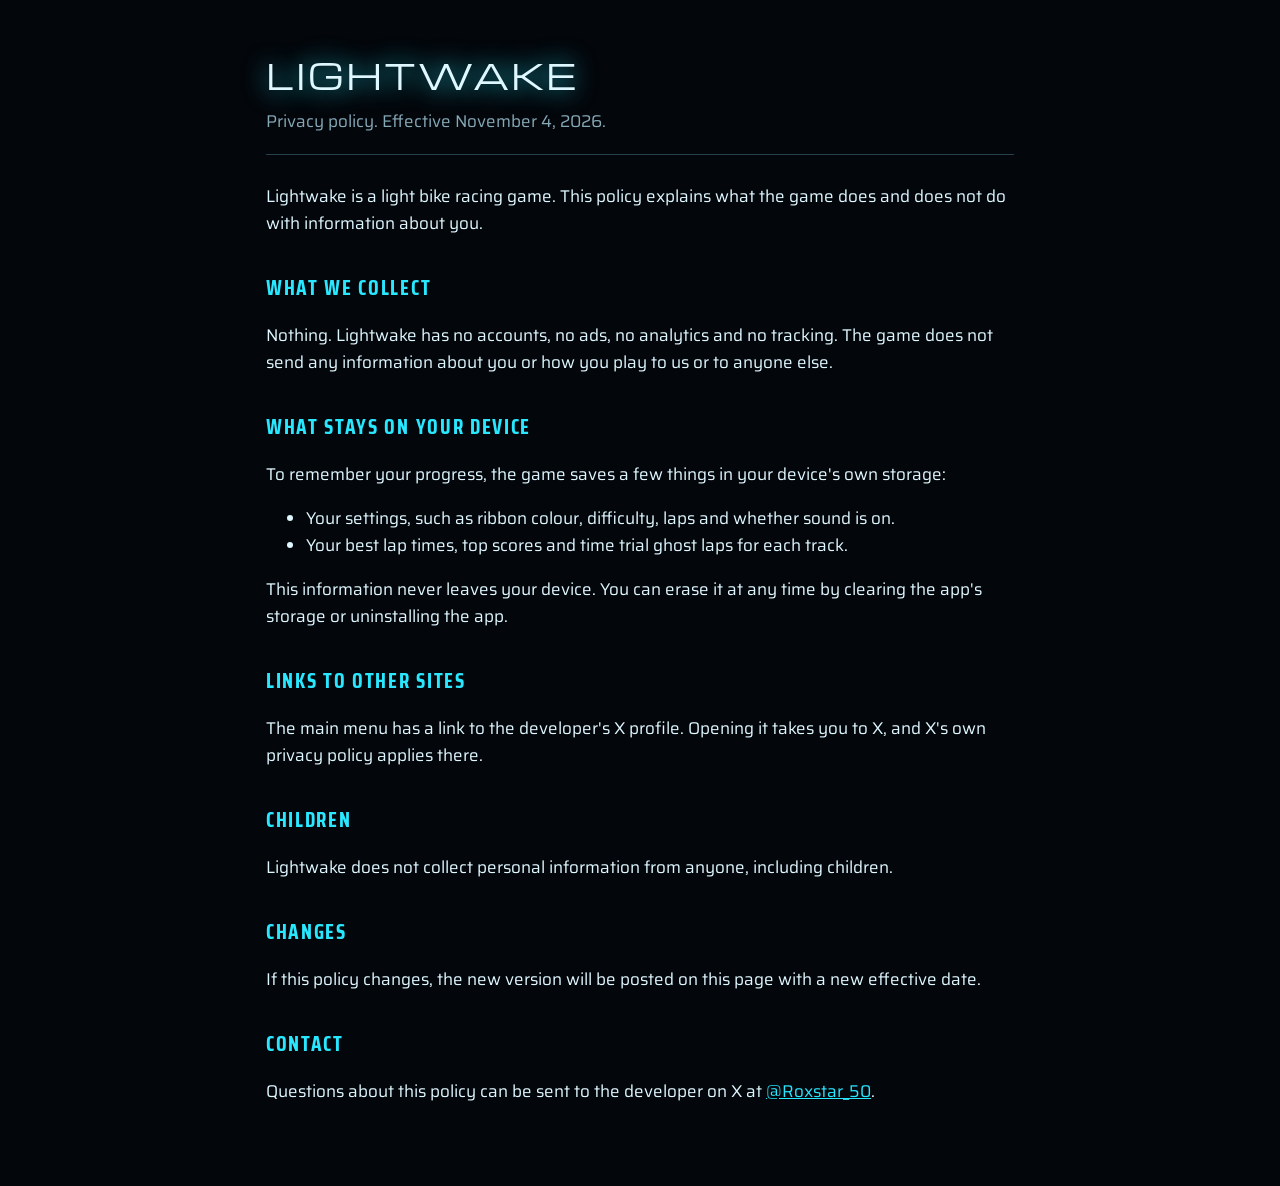
<file: privacy.html>
<!DOCTYPE html>
<html lang="en">
<head>
<meta charset="utf-8">
<meta name="viewport" content="width=device-width,initial-scale=1">
<title>Lightwake Privacy Policy</title>
<link rel="stylesheet" href="fonts/fonts.css">
<style>
  :root{color-scheme:dark;--bg:#03060b;--ink:#dff7ff;--dim:#86a9b7;--rule:rgba(138,228,255,.26);--team:#29e7ff}
  body{margin:0;background:var(--bg);color:var(--ink);font-family:'Saira','Segoe UI',system-ui,sans-serif;font-size:17px;line-height:1.6}
  main{max-width:68ch;margin:0 auto;padding:48px max(20px,env(safe-area-inset-right,0px)) 64px max(20px,env(safe-area-inset-left,0px))}
  h1{font-family:'Michroma','Arial Narrow',sans-serif;font-weight:400;font-size:clamp(24px,5vw,34px);letter-spacing:.06em;margin:0 0 6px;text-shadow:0 0 24px var(--team)}
  h2{font-family:'Saira Condensed','Arial Narrow',sans-serif;font-size:21px;letter-spacing:.08em;text-transform:uppercase;margin:34px 0 6px;color:var(--team)}
  p,li{color:var(--ink)}
  .date{color:var(--dim);margin:0 0 28px;border-bottom:1px solid var(--rule);padding-bottom:18px}
  a{color:var(--team)}
</style>
</head>
<body>
<main>
  <h1>LIGHTWAKE</h1>
  <p class="date">Privacy policy. Effective November 4, 2026.</p>

  <p>Lightwake is a light bike racing game. This policy explains what the game does and does not do with information about you.</p>

  <h2>What we collect</h2>
  <p>Nothing. Lightwake has no accounts, no ads, no analytics and no tracking. The game does not send any information about you or how you play to us or to anyone else.</p>

  <h2>What stays on your device</h2>
  <p>To remember your progress, the game saves a few things in your device's own storage:</p>
  <ul>
    <li>Your settings, such as ribbon colour, difficulty, laps and whether sound is on.</li>
    <li>Your best lap times, top scores and time trial ghost laps for each track.</li>
  </ul>
  <p>This information never leaves your device. You can erase it at any time by clearing the app's storage or uninstalling the app.</p>

  <h2>Links to other sites</h2>
  <p>The main menu has a link to the developer's X profile. Opening it takes you to X, and X's own privacy policy applies there.</p>

  <h2>Children</h2>
  <p>Lightwake does not collect personal information from anyone, including children.</p>

  <h2>Changes</h2>
  <p>If this policy changes, the new version will be posted on this page with a new effective date.</p>

  <h2>Contact</h2>
  <p>Questions about this policy can be sent to the developer on X at <a href="https://x.com/Roxstar_50">@Roxstar_50</a>.</p>
</main>
</body>
</html>
</file>
<file: fonts/fonts.css>
/* Michroma, Saira and Saira Condensed, basic Latin. SIL Open Font License 1.1 (see OFL.txt). */
@font-face {
  font-family: 'Michroma';
  font-style: normal;
  font-weight: 400;
  font-display: swap;
  src: url(Michroma-400.woff2) format('woff2');
  unicode-range: U+0000-00FF, U+0131, U+0152-0153, U+02BB-02BC, U+02C6, U+02DA, U+02DC, U+0304, U+0308, U+0329, U+2000-206F, U+20AC, U+2122, U+2191, U+2193, U+2212, U+2215, U+FEFF, U+FFFD;
}
@font-face {
  font-family: 'Saira';
  font-style: normal;
  font-weight: 400;
  font-stretch: 100%;
  font-display: swap;
  src: url(Saira.woff2) format('woff2');
  unicode-range: U+0000-00FF, U+0131, U+0152-0153, U+02BB-02BC, U+02C6, U+02DA, U+02DC, U+0304, U+0308, U+0329, U+2000-206F, U+20AC, U+2122, U+2191, U+2193, U+2212, U+2215, U+FEFF, U+FFFD;
}
@font-face {
  font-family: 'Saira';
  font-style: normal;
  font-weight: 500;
  font-stretch: 100%;
  font-display: swap;
  src: url(Saira.woff2) format('woff2');
  unicode-range: U+0000-00FF, U+0131, U+0152-0153, U+02BB-02BC, U+02C6, U+02DA, U+02DC, U+0304, U+0308, U+0329, U+2000-206F, U+20AC, U+2122, U+2191, U+2193, U+2212, U+2215, U+FEFF, U+FFFD;
}
@font-face {
  font-family: 'Saira';
  font-style: normal;
  font-weight: 600;
  font-stretch: 100%;
  font-display: swap;
  src: url(Saira.woff2) format('woff2');
  unicode-range: U+0000-00FF, U+0131, U+0152-0153, U+02BB-02BC, U+02C6, U+02DA, U+02DC, U+0304, U+0308, U+0329, U+2000-206F, U+20AC, U+2122, U+2191, U+2193, U+2212, U+2215, U+FEFF, U+FFFD;
}
@font-face {
  font-family: 'Saira Condensed';
  font-style: normal;
  font-weight: 500;
  font-display: swap;
  src: url(SairaCondensed-500.woff2) format('woff2');
  unicode-range: U+0000-00FF, U+0131, U+0152-0153, U+02BB-02BC, U+02C6, U+02DA, U+02DC, U+0304, U+0308, U+0329, U+2000-206F, U+20AC, U+2122, U+2191, U+2193, U+2212, U+2215, U+FEFF, U+FFFD;
}
@font-face {
  font-family: 'Saira Condensed';
  font-style: normal;
  font-weight: 700;
  font-display: swap;
  src: url(SairaCondensed-700.woff2) format('woff2');
  unicode-range: U+0000-00FF, U+0131, U+0152-0153, U+02BB-02BC, U+02C6, U+02DA, U+02DC, U+0304, U+0308, U+0329, U+2000-206F, U+20AC, U+2122, U+2191, U+2193, U+2212, U+2215, U+FEFF, U+FFFD;
}
</file>
